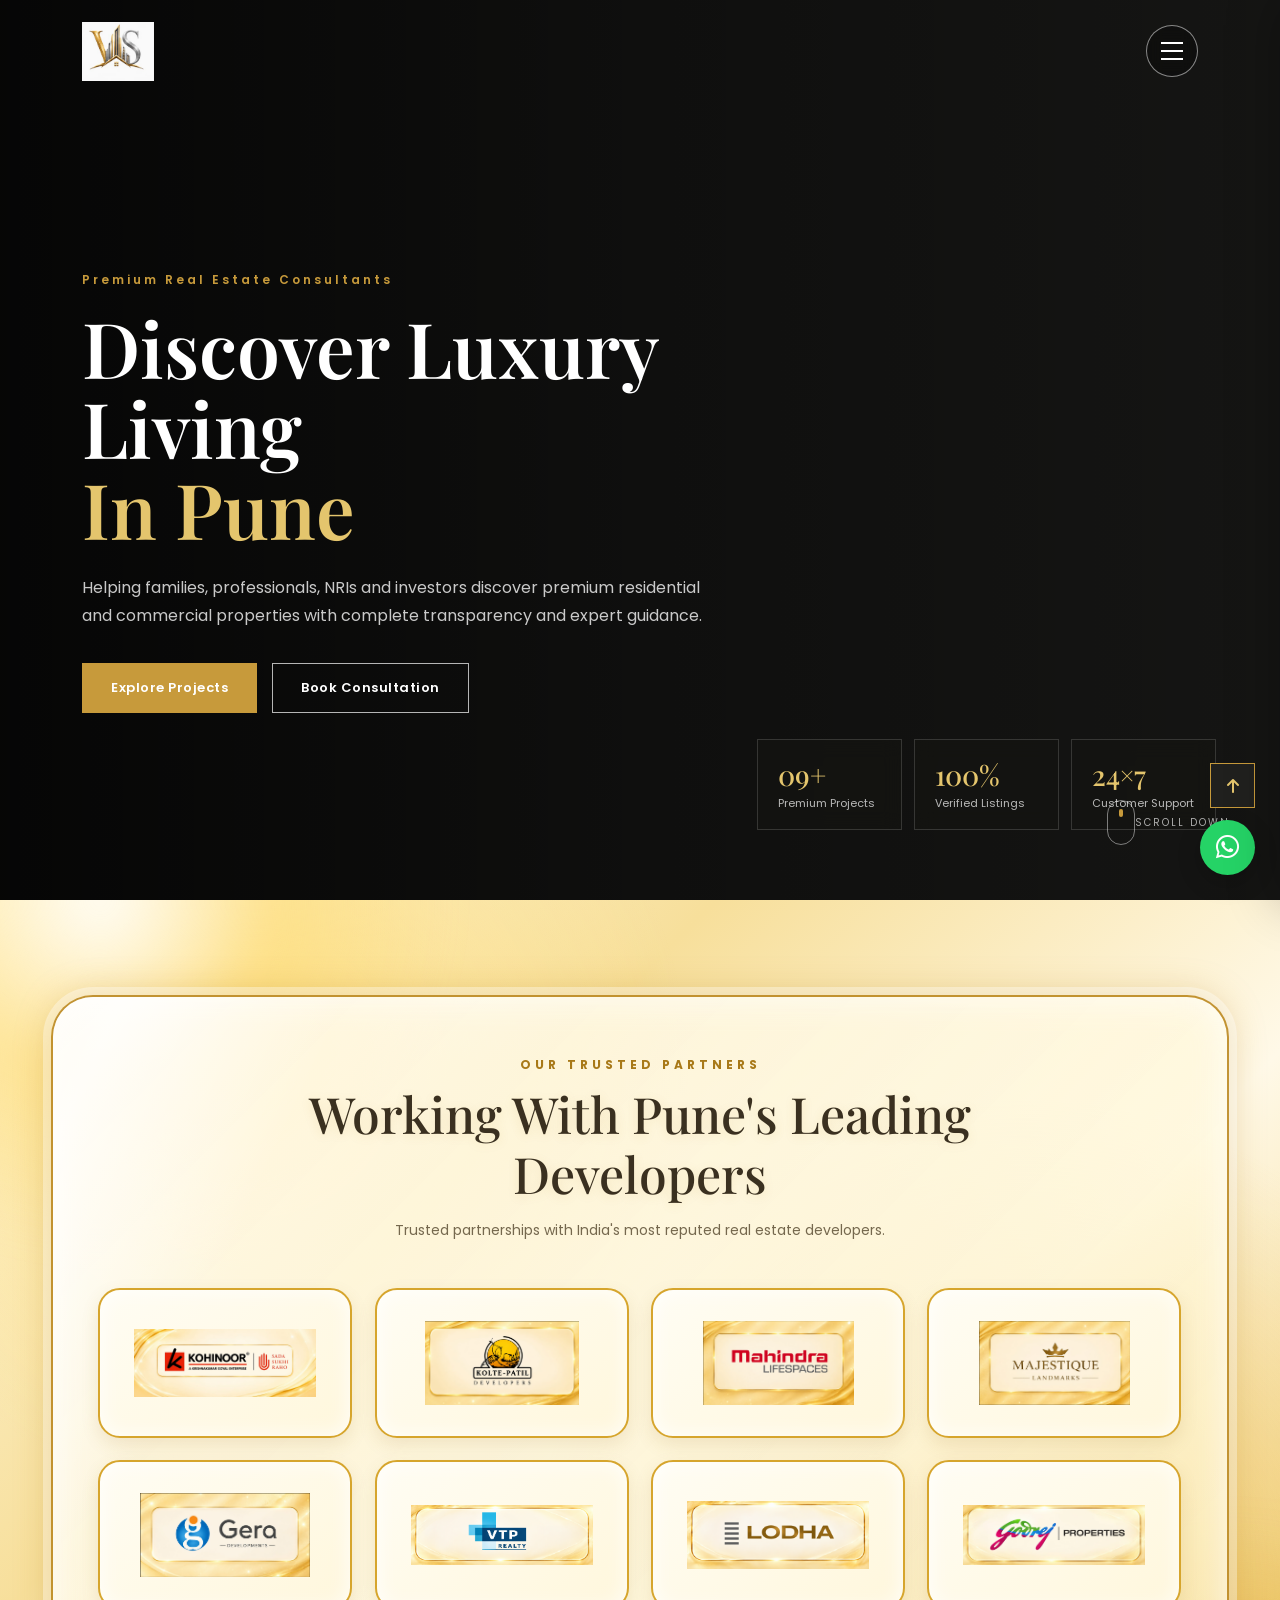
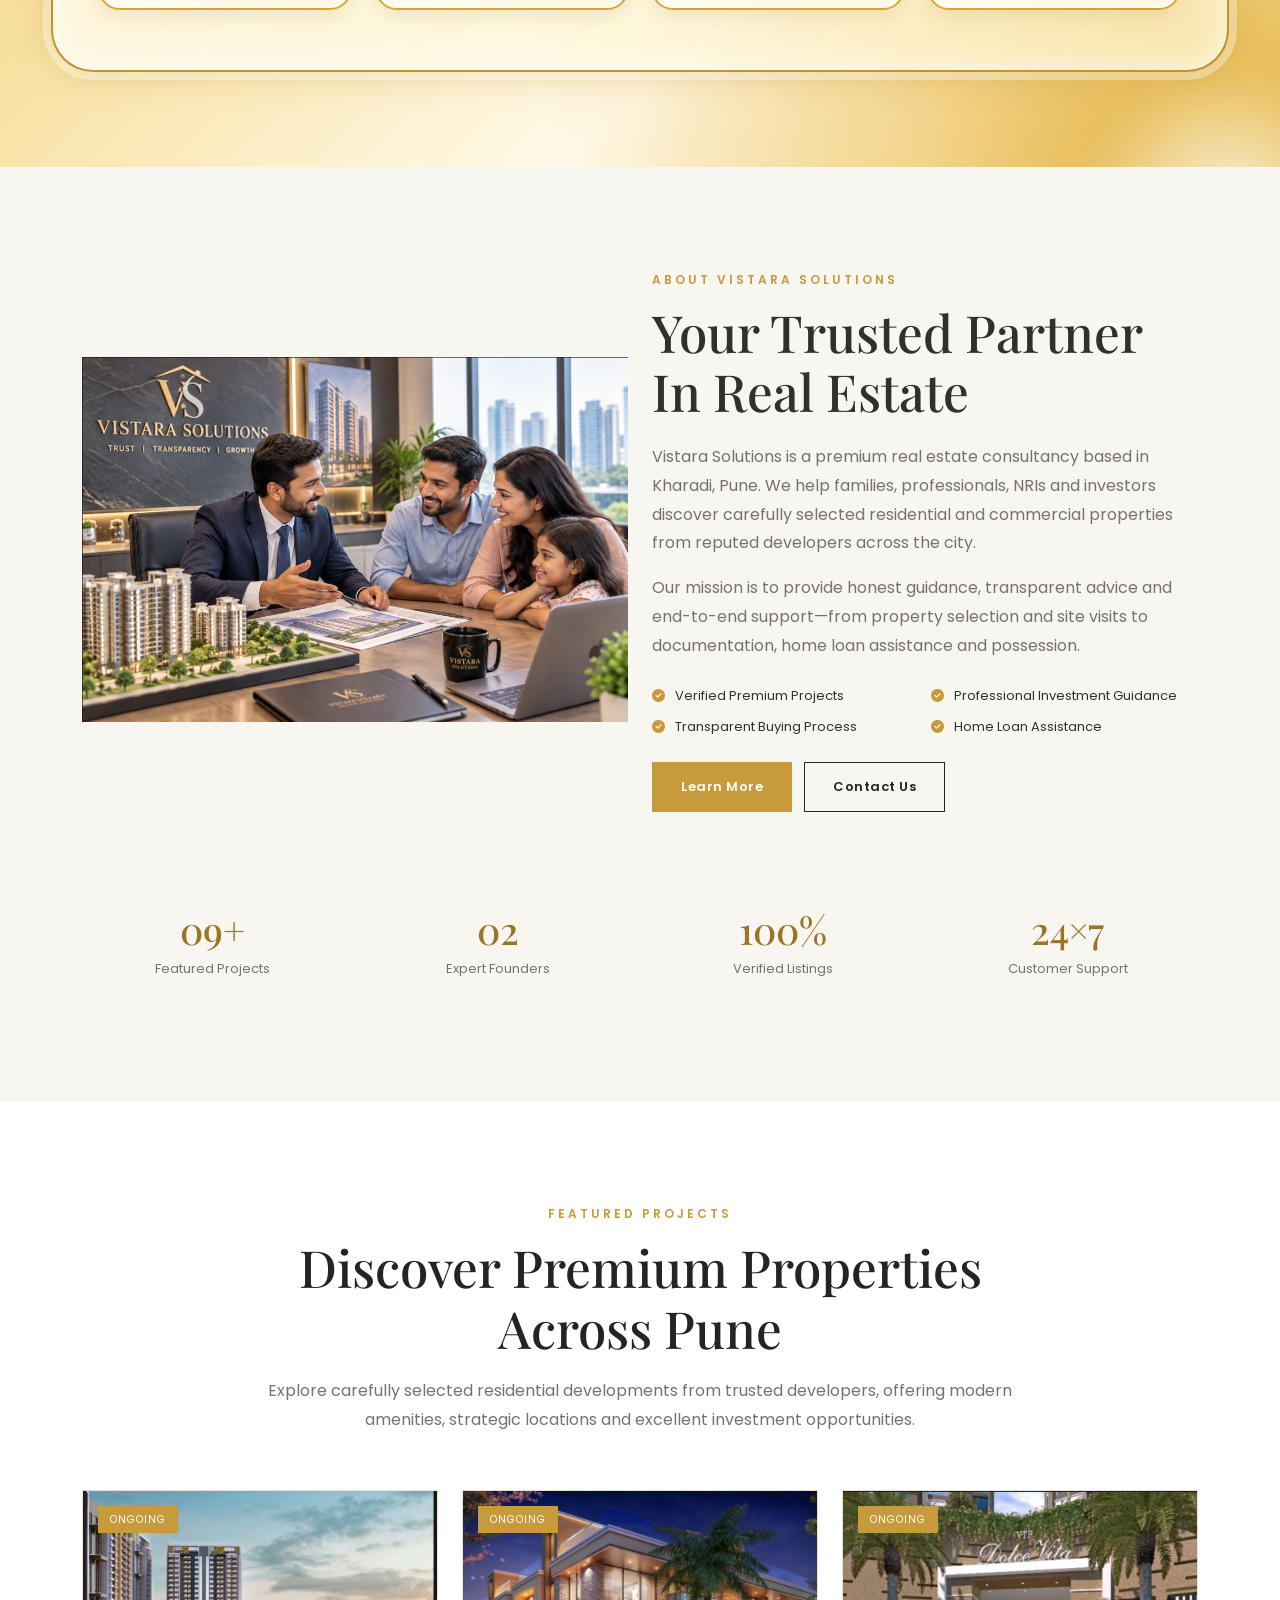
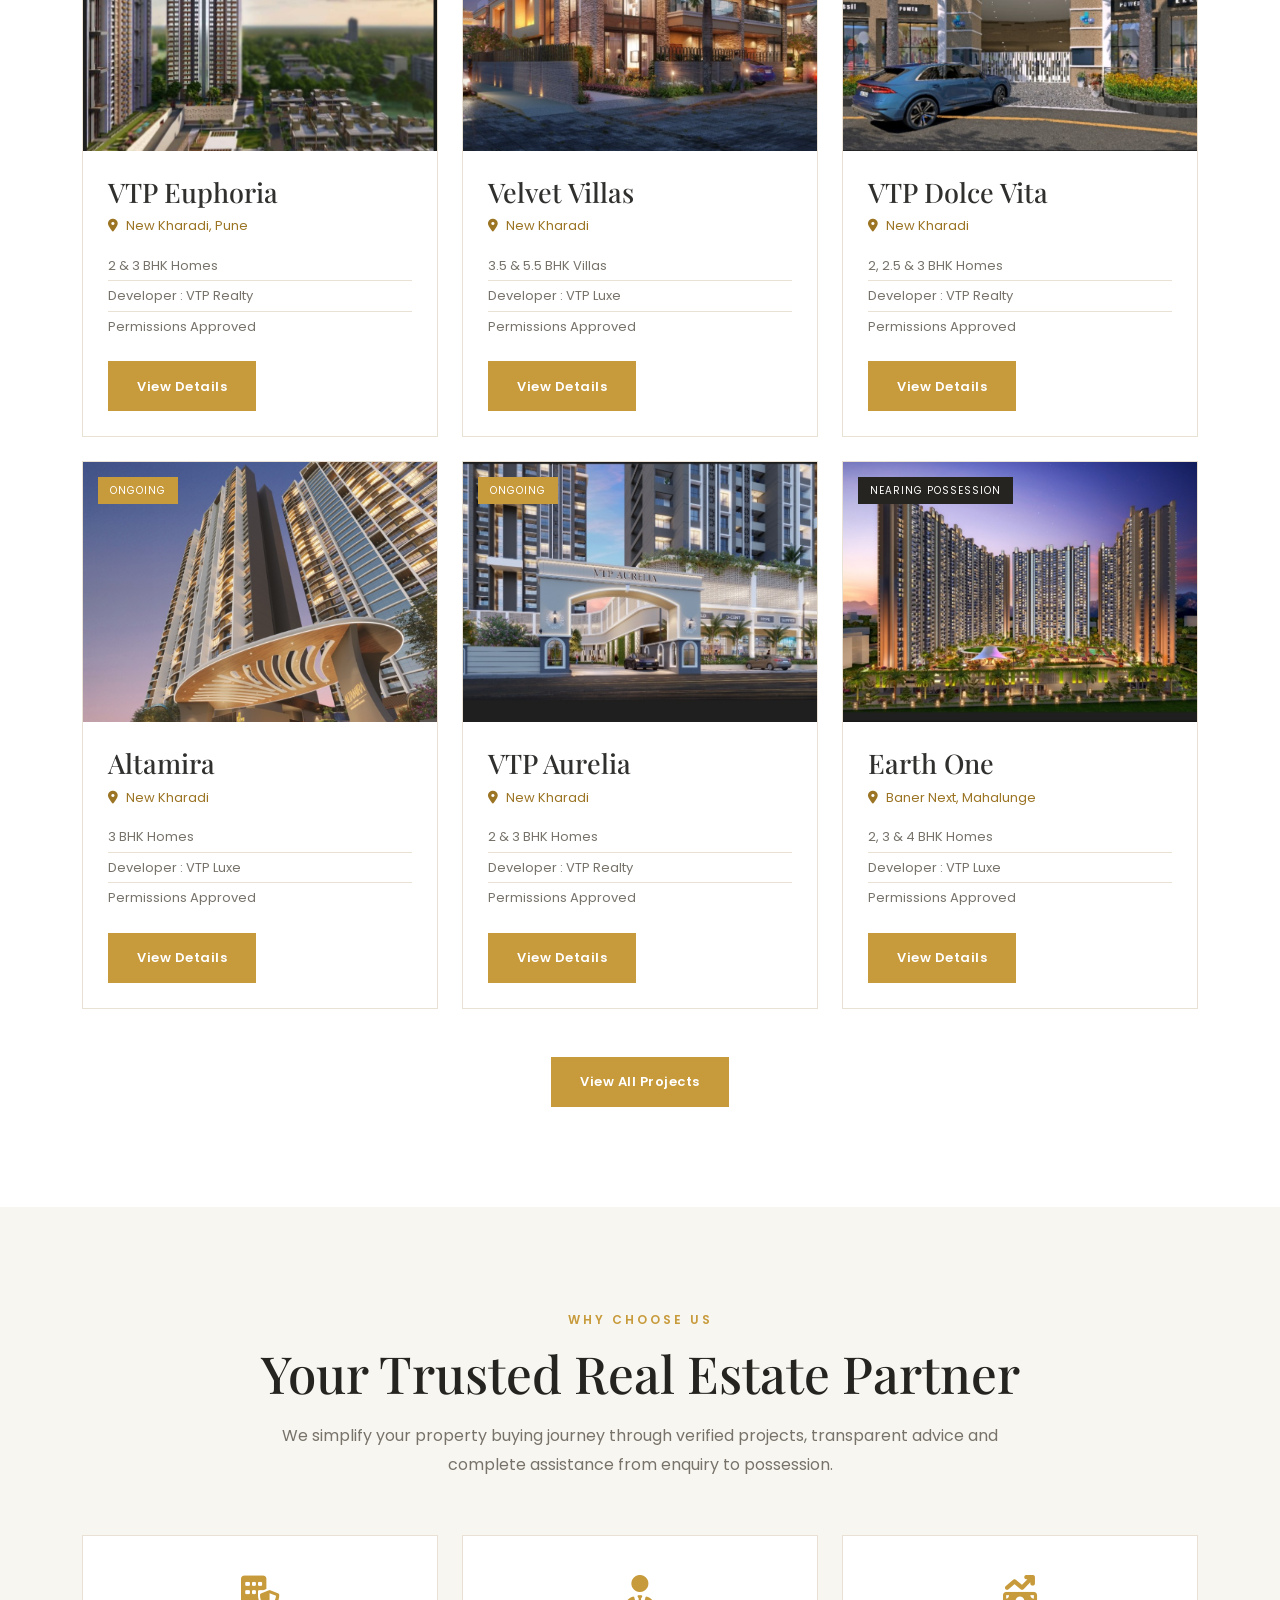
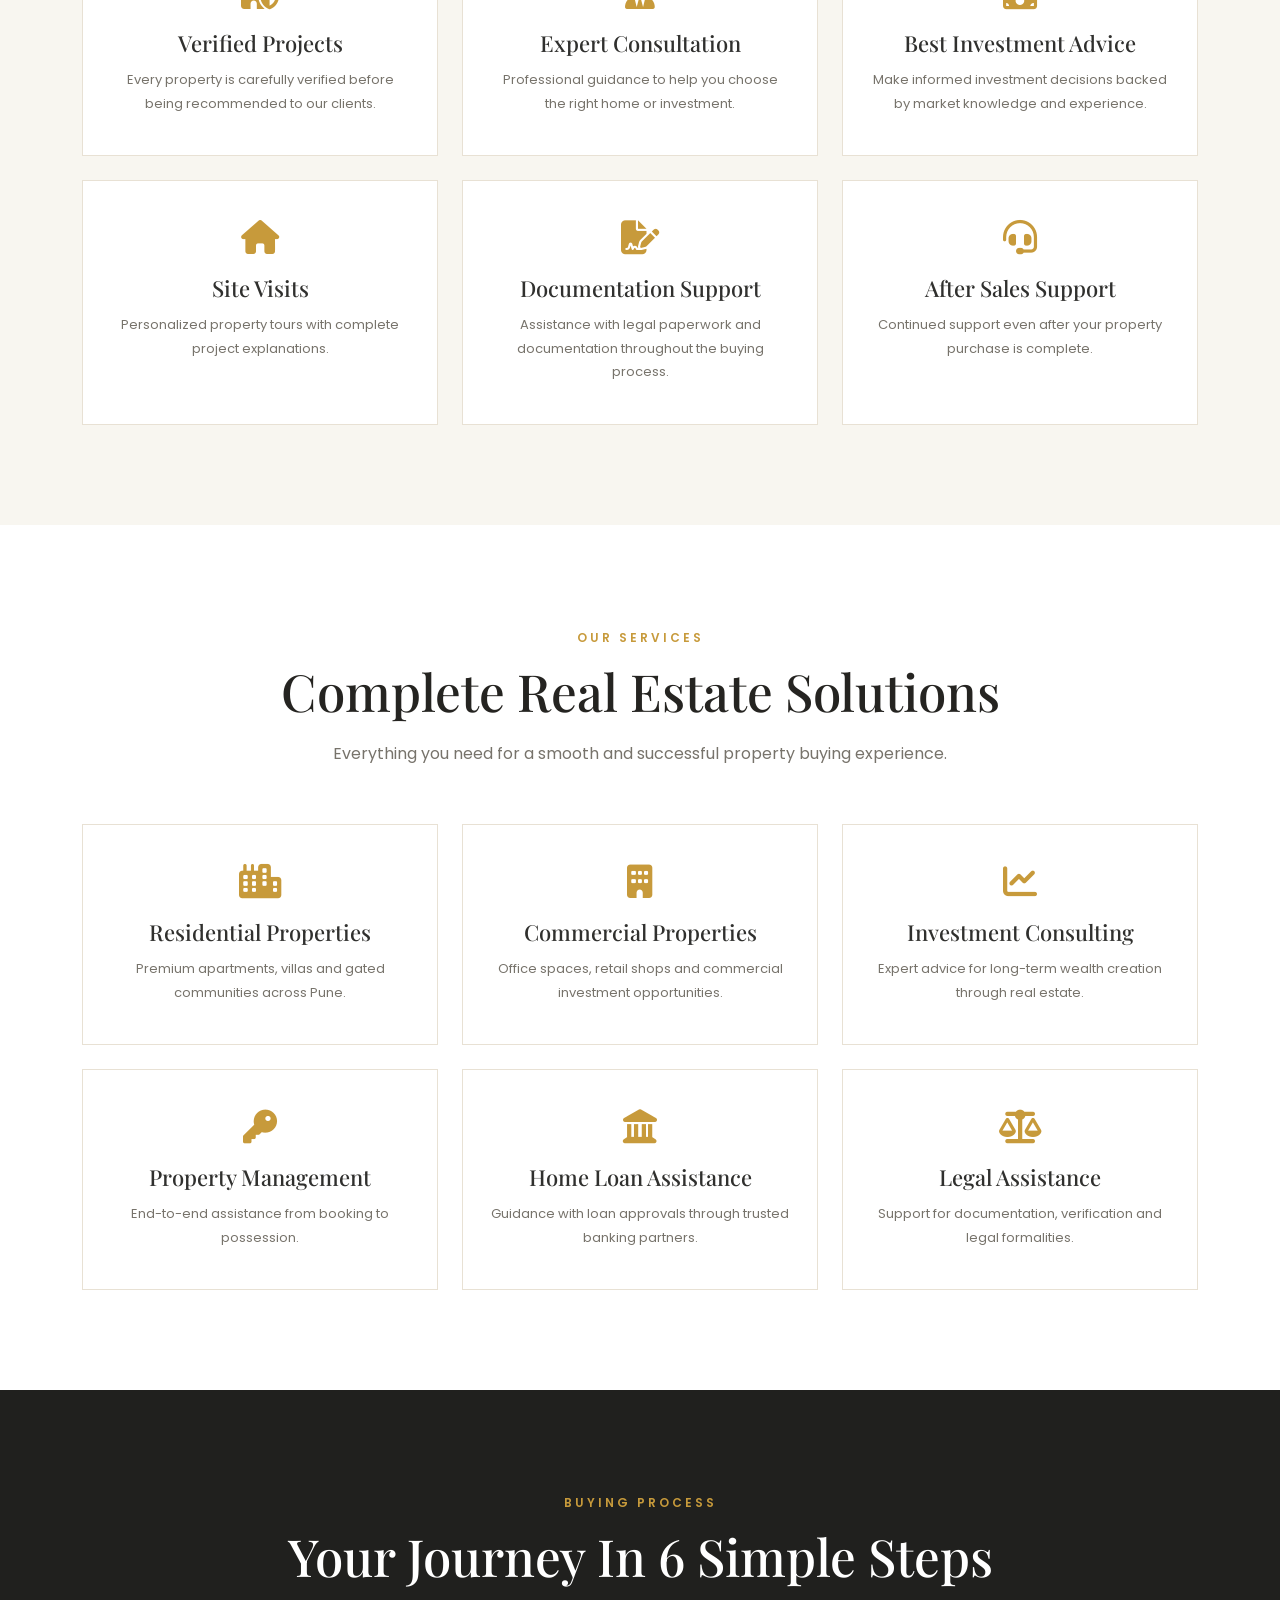
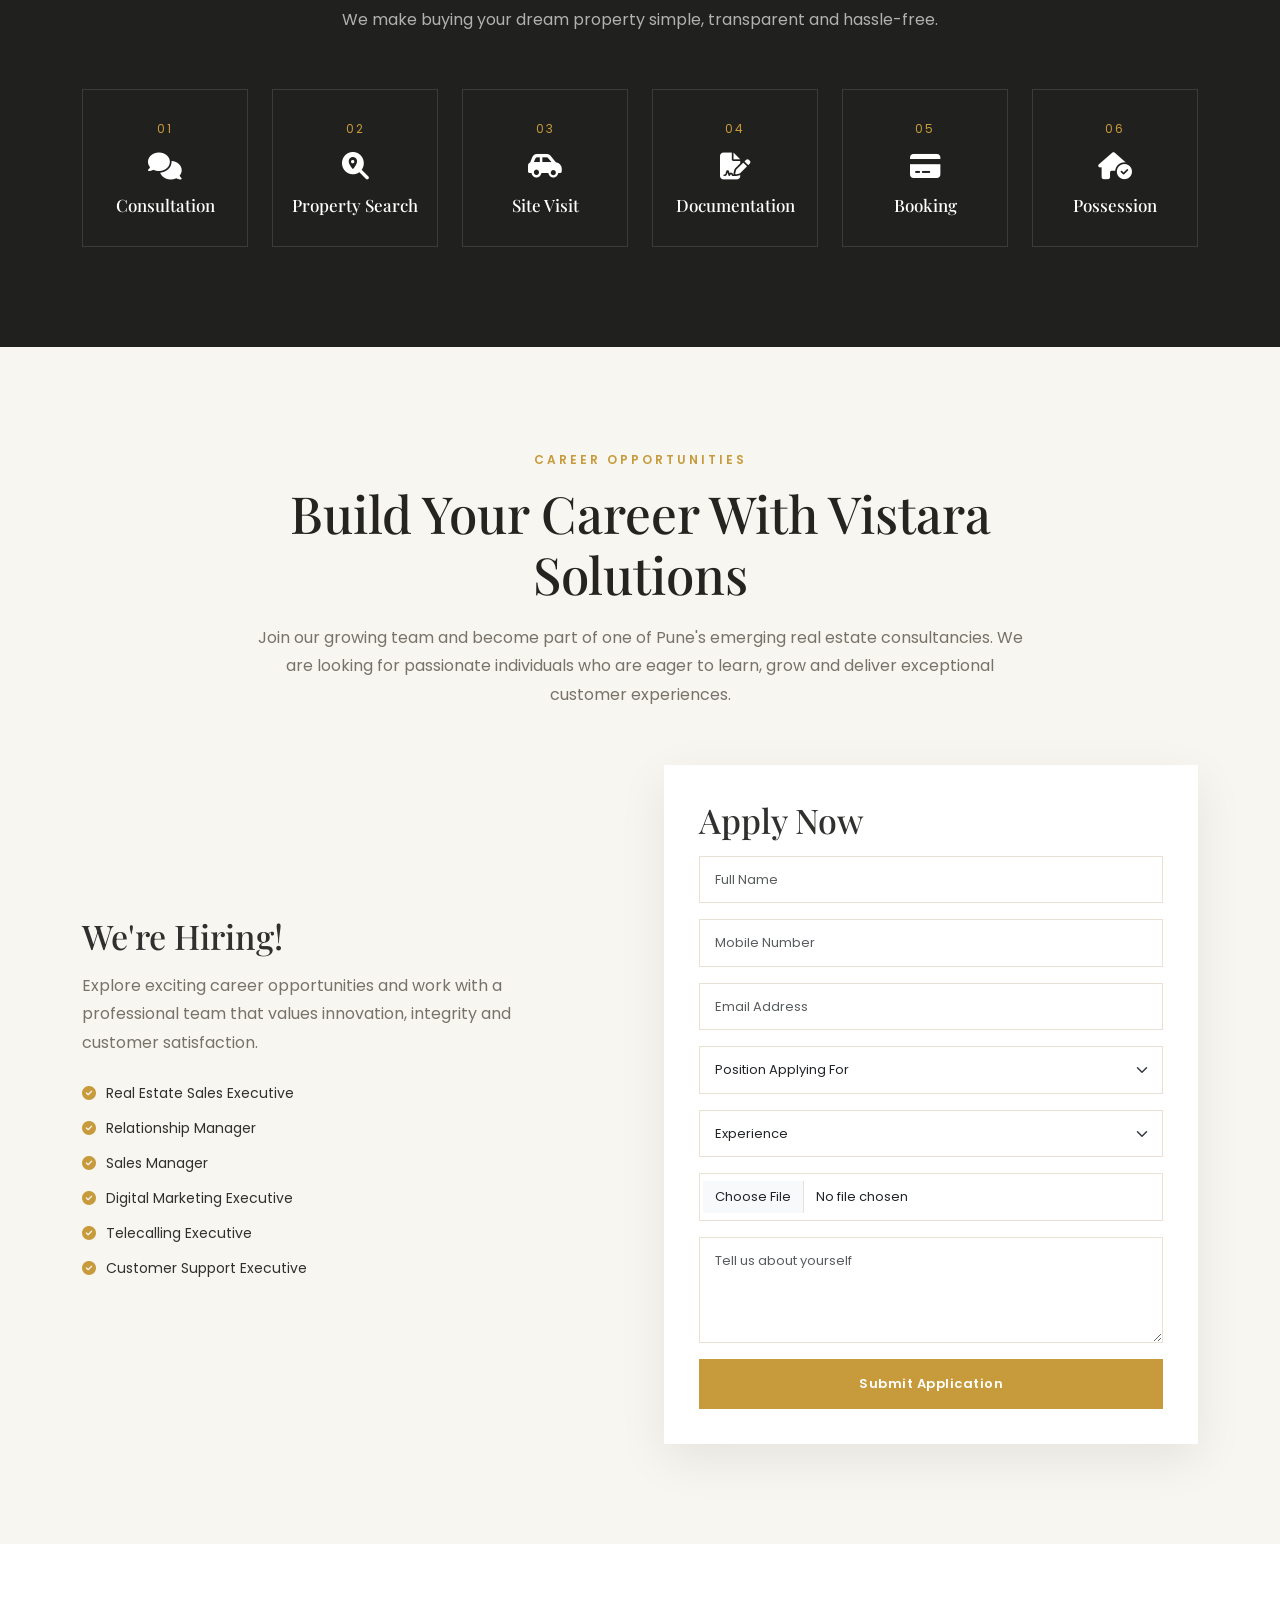
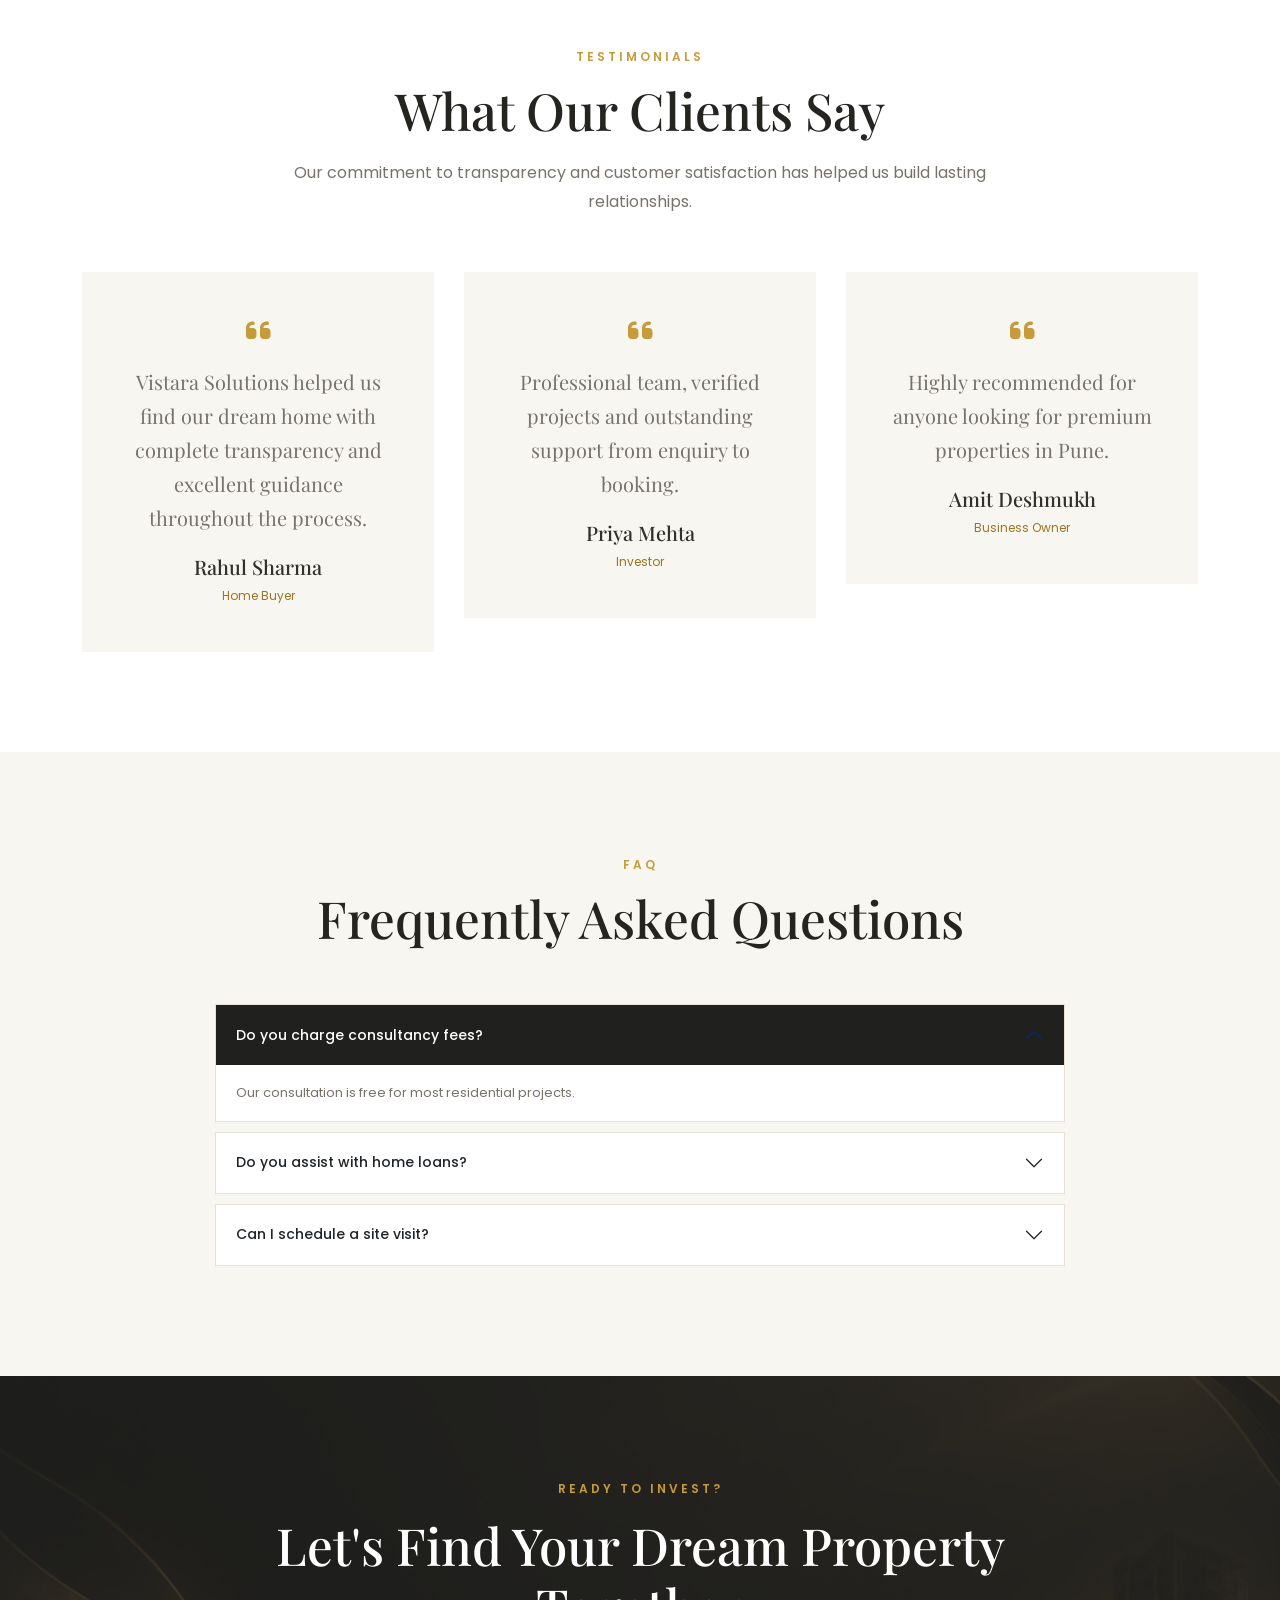
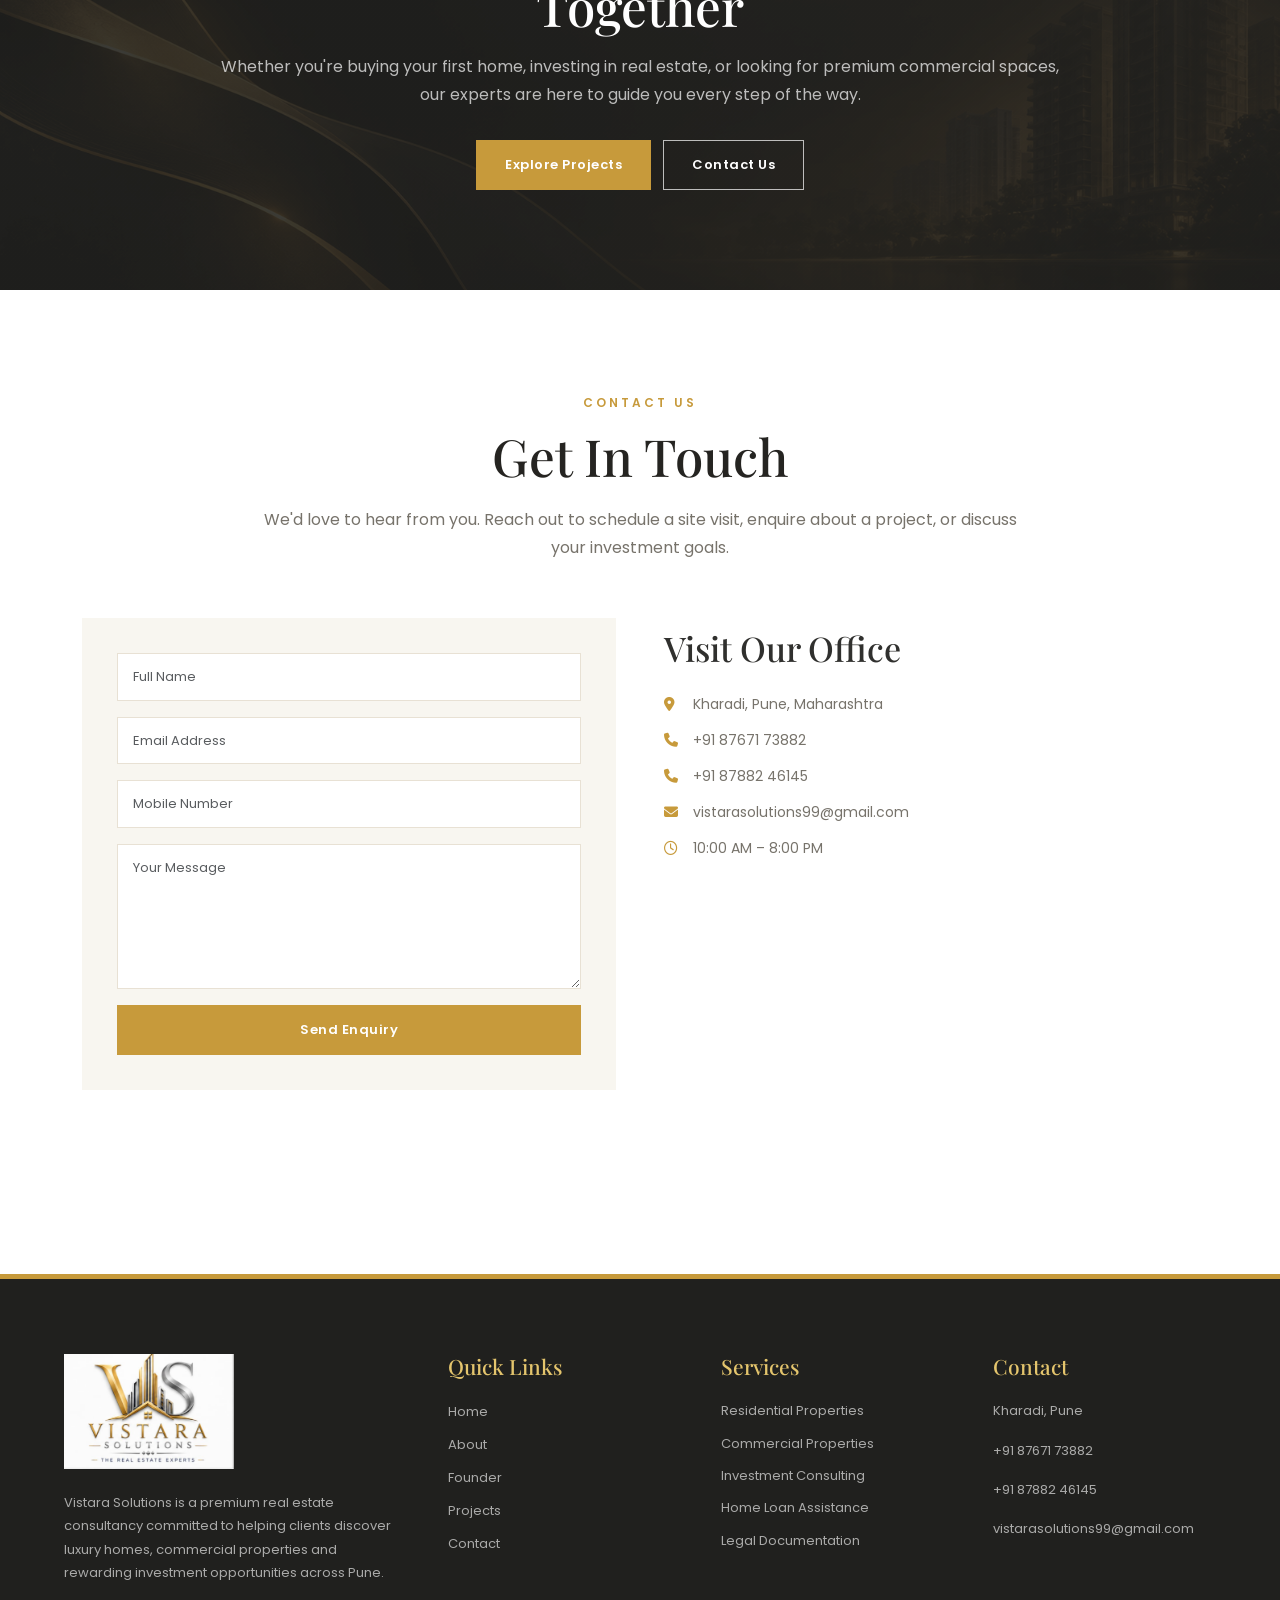
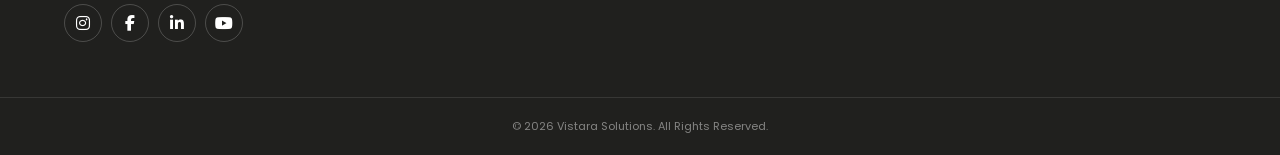
<file: index.html>
<!DOCTYPE html>
<html lang="en">

<head>

    <!-- ================= META ================= -->

    <meta charset="UTF-8">
    <meta name="viewport" content="width=device-width, initial-scale=1.0">

    <title>Vistara Solutions | Premium Real Estate Consultants in Pune</title>

    <meta name="description"
        content="Vistara Solutions is a premium real estate consultancy helping families, professionals, investors and NRIs discover luxury residential and commercial properties across Pune.">

    <meta name="keywords"
        content="Real Estate Pune, Luxury Homes, VTP Realty, Kharadi, Property Consultant, Vistara Solutions">

    <meta name="author" content="Vistara Solutions">

    <!-- Favicon -->

    <link rel="icon" href="favicon.png">

    <!-- Google Fonts -->

    <link rel="preconnect" href="https://fonts.googleapis.com">

    <link rel="preconnect" href="https://fonts.gstatic.com" crossorigin>

    <link href="https://fonts.googleapis.com/css2?family=Playfair+Display:wght@600;700&family=Poppins:wght@300;400;500;600;700&display=swap" rel="stylesheet">

    <!-- Bootstrap -->

    <link href="https://cdn.jsdelivr.net/npm/bootstrap@5.3.3/dist/css/bootstrap.min.css" rel="stylesheet">

    <!-- Font Awesome -->

    <link rel="stylesheet" href="https://cdnjs.cloudflare.com/ajax/libs/font-awesome/6.5.2/css/all.min.css">
    <!-- AOS -->

    <link rel="stylesheet"
        href="https://unpkg.com/aos@2.3.4/dist/aos.css">

    <!-- Swiper -->

    <link rel="stylesheet" href="https://cdn.jsdelivr.net/npm/swiper@11/swiper-bundle.min.css">

    <!-- Custom CSS -->
<link rel="stylesheet" href="https://cdn.jsdelivr.net/npm/swiper@11/swiper-bundle.min.css">

<style>
   
   

/* =========================================================
   VISTARA SOLUTIONS — HOME PAGE CSS
   ========================================================= */

:root {
    --gold: #c79a3b;
    --gold-light: #e4c56d;
    --gold-dark: #9b7424;
    --ivory: #f8f6f0;
    --white: #ffffff;
    --charcoal: #252421;
    --dark: #20201e;
    --text: #30302e;
    --muted: #77736b;
    --border: #e8e1d4;
}

* {
    margin: 0;
    padding: 0;
    box-sizing: border-box;
}

html {
    scroll-behavior: smooth;
}

body {
    font-family: 'Poppins', sans-serif;
    color: var(--text);
    background: var(--white);
    overflow-x: hidden;
}

body.menu-open {
    overflow: hidden;
}

h1,
h2,
h3,
h4,
h5,
h6 {
    font-family: 'Playfair Display', serif;
}

a {
    text-decoration: none;
}

img {
    max-width: 100%;
    display: block;
}

button,
input,
textarea,
select {
    font-family: 'Poppins', sans-serif;
}


/* =========================================================
   PRELOADER
   ========================================================= */

.preloader {
    position: fixed;
    inset: 0;
    background: var(--dark);
    display: flex;
    align-items: center;
    justify-content: center;
    z-index: 99999;
}

.loader {
    width: 45px;
    height: 45px;
    border: 3px solid rgba(255,255,255,.2);
    border-top-color: var(--gold);
    border-radius: 50%;
    animation: spin 1s linear infinite;
}

@keyframes spin {
    to {
        transform: rotate(360deg);
    }
}


/* =========================================================
   HEADER
   ========================================================= */

.floating-header {
    position: absolute;
    top: 0;
    left: 0;
    width: 100%;
    z-index: 1000;
    padding: 22px 0;
}

.header-wrapper {
    display: flex;
    align-items: center;
    justify-content: space-between;
}

.logo img {
    width: 72px;
    height: auto;
}

.menu-btn {
    width: 52px;
    height: 52px;
    border: 1px solid rgba(255,255,255,.5);
    background: rgba(0,0,0,.25);
    backdrop-filter: blur(8px);
    display: flex;
    flex-direction: column;
    align-items: center;
    justify-content: center;
    gap: 6px;
    cursor: pointer;
    border-radius: 50%;
}

.menu-btn span {
    width: 22px;
    height: 2px;
    background: var(--white);
    transition: .3s ease;
}






/* =========================================================
   SIDE MENU
   ========================================================= */

.side-menu {
    position: fixed;
    top: 0;
    right: -430px;
    width: 410px;
    max-width: 90%;
    height: 100vh;
    background: var(--dark);
    z-index: 10001;
    padding: 80px 45px 35px;
    overflow-y: auto;
    transition: right .5s cubic-bezier(.77,0,.18,1);
    box-shadow: -20px 0 50px rgba(0,0,0,.3);
}

.side-menu.active {
    right: 0;
}

.close-btn {
    position: absolute;
    top: 25px;
    right: 30px;
    width: 42px;
    height: 42px;
    border: 1px solid rgba(255,255,255,.25);
    background: transparent;
    color: var(--white);
    border-radius: 50%;
    font-size: 18px;
    cursor: pointer;
    transition: .3s ease;
}

.close-btn:hover {
    background: var(--gold);
    border-color: var(--gold);
}

.menu-label {
    color: var(--gold-light);
    font-size: 12px;
    letter-spacing: 3px;
    text-transform: uppercase;
    margin-bottom: 30px;
}

.side-menu ul {
    list-style: none;
    padding: 0;
    margin: 0;
}

.side-menu ul li {
    margin-bottom: 4px;
}

.side-menu ul li a {
    display: block;
    color: var(--white);
    font-family: 'Playfair Display', serif;
    font-size: 22px;
    padding: 9px 0;
    transition: .3s ease;
}

.side-menu ul li a:hover {
    color: var(--gold-light);
    padding-left: 8px;
}

/* GOLD VERTICAL LINE - SIDE MENU */
.side-menu ul {
    position: relative !important;
    margin: 0 !important;
    padding: 0 0 0 55px !important;
    list-style: none !important;
}

.side-menu ul::before {
    content: "" !important;
    position: absolute !important;
    left: 0 !important;
    top: 0 !important;
    width: 3px !important;
    height: 100% !important;
    background: var(--gold) !important;
    display: block !important;
}

.menu-divider {
    height: 1px;
    background: rgba(255,255,255,.12);
    margin: 18px 0 !important;
}

.menu-contact {
    border-top: 1px solid rgba(255,255,255,.12);
    margin-top: 25px;
    padding-top: 25px;
}

.menu-contact h4 {
    color: var(--gold-light);
    font-size: 20px;
    margin-bottom: 18px;
}

.menu-contact p {
    color: rgba(255,255,255,.75);
    font-size: 13px;
    margin-bottom: 12px;
}

.menu-contact p i {
    color: var(--gold);
    width: 22px;
}

.menu-social {
    display: flex;
    gap: 10px;
    margin-top: 20px;
}

.menu-social a {
    width: 38px;
    height: 38px;
    border: 1px solid rgba(255,255,255,.2);
    color: var(--white);
    display: flex;
    align-items: center;
    justify-content: center;
    border-radius: 50%;
    transition: .3s ease;
}

.menu-social a:hover {
    background: var(--gold);
    border-color: var(--gold);
}

.menu-overlay {
    position: fixed;
    inset: 0;
    background: rgba(0,0,0,.7);
    opacity: 0;
    visibility: hidden;
    z-index: 10000;
    transition: .4s ease;
}

.menu-overlay.active {
    opacity: 1;
    visibility: visible;
}

/* =========================================================
   BUTTONS
   ========================================================= */

.gold-btn,
.white-btn {
    display: inline-flex;
    align-items: center;
    justify-content: center;
    min-height: 50px;
    padding: 13px 28px;
    font-size: 13px;
    font-weight: 600;
    letter-spacing: .5px;
    transition: .35s ease;
}

.gold-btn {
    background: var(--gold);
    color: var(--white);
    border: 1px solid var(--gold);
}

.gold-btn:hover {
    background: var(--gold-dark);
    border-color: var(--gold-dark);
    color: var(--white);
    transform: translateY(-2px);
}

.white-btn {
    background: transparent;
    color: var(--white);
    border: 1px solid rgba(255,255,255,.7);
}

.white-btn:hover {
    background: var(--white);
    color: var(--dark);
    transform: translateY(-2px);
}


/* =========================================================
   HERO
   ========================================================= */

.hero {
    min-height: 100vh;
    position: relative;
    display: flex;
    align-items: center;
    overflow: hidden;
    background: var(--dark);
}

.hero-video {
    position: absolute;
    inset: 0;
    width: 100%;
    height: 100%;
    object-fit: cover;
}

.hero-overlay {
    position: absolute;
    inset: 0;
    background:
        linear-gradient(
            90deg,
            rgba(0,0,0,.82) 0%,
            rgba(0,0,0,.55) 48%,
            rgba(0,0,0,.35) 100%
        );
}

.hero .container {
    position: relative;
    z-index: 2;
}

.hero-content {
    max-width: 760px;
    padding-top: 80px;
}

.hero-tag,
.section-tag {
    display: inline-block;
    color: var(--gold);
    font-size: 12px;
    font-weight: 600;
    letter-spacing: 3px;
}

.hero-tag {
    margin-bottom: 18px;
}

.hero h1 {
    color: var(--white);
    font-size: clamp(48px, 6vw, 82px);
    line-height: 1.05;
    font-weight: 600;
    margin-bottom: 25px;
}

.hero h1 span {
    display: block;
    color: var(--gold-light);
}

.hero-content > p {
    max-width: 650px;
    color: rgba(255,255,255,.78);
    font-size: 16px;
    line-height: 1.8;
    margin-bottom: 32px;
}

.hero-buttons {
    display: flex;
    gap: 15px;
    flex-wrap: wrap;
}

.hero-stats {
    position: absolute;
    right: 5%;
    bottom: 70px;
    z-index: 3;
    display: flex;
    gap: 12px;
}

.stat-card {
    min-width: 145px;
    padding: 18px 20px;
    background: rgba(20,20,18,.7);
    border: 1px solid rgba(255,255,255,.15);
    backdrop-filter: blur(10px);
}

.stat-card h2 {
    color: var(--gold-light);
    font-size: 28px;
    margin-bottom: 3px;
}

.stat-card p {
    color: rgba(255,255,255,.7);
    font-size: 11px;
    margin: 0;
}

.scroll-indicator {
    position: absolute;
    right: 50px;
    bottom: 55px;
    z-index: 10;
    text-align: center;
    color: rgba(255,255,255,.65);
    display: flex;
    align-items: center;
    gap: -10px;
}

.scroll-indicator span {
    width: 28px;
    height: 45px;
    border: 1px solid rgba(255,255,255,.45);
    border-radius: 20px;
    position: relative;
}

.scroll-indicator span::after {
    content: "";
    position: absolute;
    width: 4px;
    height: 8px;
    background: var(--gold);
    border-radius: 5px;
    top: 8px;
    left: 50%;
    transform: translateX(-50%);
    animation: scrollDot 1.5s infinite;
}

@keyframes scrollDot {
    0% { top: 7px; opacity: 1; }
    100% { top: 27px; opacity: 0; }
}

.scroll-indicator p {
    font-size: 10px;
    letter-spacing: 2px;
    text-transform: uppercase;
    margin: 0;
}


/* =========================================================
   GENERAL SECTIONS
   ========================================================= */

.about-preview,
.featured-projects,
.why-us,
.services,
.buying-process,
.careers,
.testimonials,
.faq-section,
.contact-section {
    padding: 100px 0;
}

.section-heading {
    max-width: 780px;
    margin: 0 auto 55px;
}

.section-heading h2 {
    color: var(--charcoal);
    font-size: clamp(34px, 4vw, 52px);
    line-height: 1.2;
    margin: 12px 0 18px;
}

.section-heading p {
    color: var(--muted);
    line-height: 1.8;
    margin-bottom: 0;
}


/* =========================================================
   PARTNERS
   ========================================================= */
/* =========================================================
   TRUSTED DEVELOPERS — LUXURY GOLD DISPLAY
   ========================================================= */

.partners-section {
    position: relative;
    padding: 95px 0;
    overflow: hidden;

    background:
        radial-gradient(
            circle at 20% 20%,
            rgba(255, 224, 130, .75),
            transparent 35%
        ),
        radial-gradient(
            circle at 80% 80%,
            rgba(230, 174, 55, .45),
            transparent 40%
        ),
        linear-gradient(
            135deg,
            #fff8df,
            #f7df9b,
            #fff9e8,
            #f0cd6e
        );
}


/* =========================================================
   GOLD DECORATIVE GLOW
   ========================================================= */

.partners-section::before {
    content: "";
    position: absolute;
    width: 700px;
    height: 700px;
    left: -250px;
    top: -350px;

    background: radial-gradient(
        circle,
        rgba(255,255,255,.9),
        rgba(255,214,93,.35),
        transparent 70%
    );

    border-radius: 50%;
    filter: blur(20px);
    animation: partnerGlow 7s ease-in-out infinite alternate;
}

.partners-section::after {
    content: "";
    position: absolute;
    width: 600px;
    height: 600px;
    right: -250px;
    bottom: -350px;

    background: radial-gradient(
        circle,
        rgba(255,255,255,.85),
        rgba(218,165,45,.35),
        transparent 70%
    );

    border-radius: 50%;
    filter: blur(20px);
    animation: partnerGlow 8s ease-in-out infinite alternate-reverse;
}

@keyframes partnerGlow {

    0% {
        transform: scale(1);
        opacity: .55;
    }

    100% {
        transform: scale(1.25);
        opacity: .9;
    }

}


/* =========================================================
   MAIN CONTENT FRAME
   ========================================================= */

.partners-overlay {
    position: relative;
    z-index: 2;

    width: min(1180px, 92%);
    margin: auto;

    padding: 55px 45px 60px;

    border: 2px solid rgba(184, 130, 20, .85);

    border-radius: 42px;

    background:
        linear-gradient(
            135deg,
            rgba(255,255,255,.78),
            rgba(255,244,202,.72)
        );

    box-shadow:
        0 0 0 8px rgba(255,255,255,.35),
        0 0 35px rgba(185,133,22,.35),
        inset 0 0 35px rgba(255,255,255,.75);

    overflow: hidden;
}


/* =========================================================
   MOVING GOLD SHINE
   ========================================================= */

.partners-overlay::before {
    content: "";

    position: absolute;
    top: -50%;
    left: -25%;

    width: 35%;
    height: 200%;

    background: linear-gradient(
        90deg,
        transparent,
        rgba(255,255,255,.75),
        transparent
    );

    transform: rotate(25deg);

    animation: goldShine 6s ease-in-out infinite;

    pointer-events: none;
}

@keyframes goldShine {

    0% {
        left: -40%;
    }

    45% {
        left: 120%;
    }

    100% {
        left: 120%;
    }

}


/* =========================================================
   HEADING
   ========================================================= */

.partners-heading {
    position: relative;
    z-index: 3;

    max-width: 800px;
    margin: 0 auto 45px;

    text-align: center;
}

.partners-heading span {
    display: inline-block;

    color: #a87918;

    font-size: 12px;
    font-weight: 700;

    letter-spacing: 4px;

    margin-bottom: 10px;
}

.partners-heading h2 {
    color: #3a3020;

    font-size: clamp(32px, 4vw, 50px);

    line-height: 1.2;

    margin: 0 0 14px;

    text-shadow:
        0 2px 12px rgba(170,120,20,.12);
}

.partners-heading p {
    color: #75684e;

    font-size: 14px;

    line-height: 1.8;

    margin: 0;
}


/* =========================================================
   LOGO GRID
   ========================================================= */

.partners-grid {
    position: relative;
    z-index: 3;

    display: grid;

    grid-template-columns: repeat(4, 1fr);

    gap: 22px;

    width: 100%;
}


/* =========================================================
   LOGO CARD
   ========================================================= */

.partner-card {
    position: relative;

    height: 150px;

    display: flex;
    align-items: center;
    justify-content: center;

    padding: 22px;

    background:
        linear-gradient(
            145deg,
            #fffdf4,
            #fff7dc
        );

    border: 2px solid #d6a52d;

    border-radius: 22px;

    box-shadow:
        0 7px 18px rgba(141,101,17,.12),
        inset 0 0 20px rgba(255,255,255,.9);

    overflow: hidden;

    transition:
        transform .45s ease,
        box-shadow .45s ease,
        border-color .45s ease;

    opacity: 0;

    animation:
        partnerReveal .8s ease forwards;
}


/* =========================================================
   STAGGERED ANIMATION
   ========================================================= */

.partner-card:nth-child(1) {
    animation-delay: .15s;
}

.partner-card:nth-child(2) {
    animation-delay: .30s;
}

.partner-card:nth-child(3) {
    animation-delay: .45s;
}

.partner-card:nth-child(4) {
    animation-delay: .60s;
}

.partner-card:nth-child(5) {
    animation-delay: .75s;
}

.partner-card:nth-child(6) {
    animation-delay: .90s;
}

.partner-card:nth-child(7) {
    animation-delay: 1.05s;
}

.partner-card:nth-child(8) {
    animation-delay: 1.20s;
}


@keyframes partnerReveal {

    0% {
        opacity: 0;
        transform:
            translateY(35px)
            scale(.92);
    }

    100% {
        opacity: 1;
        transform:
            translateY(0)
            scale(1);
    }

}


/* =========================================================
   CARD LIGHT SWEEP
   ========================================================= */

.partner-card::before {
    content: "";

    position: absolute;

    top: 0;
    left: -120%;

    width: 80%;
    height: 100%;

    background: linear-gradient(
        90deg,
        transparent,
        rgba(255,255,255,.75),
        transparent
    );

    transform: skewX(-20deg);

    transition: left .8s ease;
}

.partner-card:hover::before {
    left: 140%;
}


/* =========================================================
   CARD HOVER
   ========================================================= */

.partner-card:hover {

    transform:
        translateY(-10px)
        scale(1.025);

    border-color: #b27c0d;

    box-shadow:
        0 15px 35px rgba(145,102,14,.22),
        0 0 25px rgba(220,172,55,.3),
        inset 0 0 25px rgba(255,255,255,.9);
}


/* =========================================================
   LOGOS
   ========================================================= */

.partner-card img {

    position: relative;
    z-index: 2;

    max-width: 88%;
    max-height: 85px;

    width: auto;
    height: auto;

    object-fit: contain;

    transition:
        transform .45s ease,
        filter .45s ease;
}

.partner-card:hover img {

    transform: scale(1.08);

    filter:
        drop-shadow(
            0 5px 8px
            rgba(120,85,10,.18)
        );
}


/* =========================================================
   GOLD BORDER PULSE
   ========================================================= */

@keyframes borderPulse {

    0%,
    100% {
        box-shadow:
            0 7px 18px rgba(141,101,17,.12);
    }

    50% {
        box-shadow:
            0 7px 25px rgba(214,165,45,.25);
    }

}


/* =========================================================
   TABLET
   ========================================================= */

@media (max-width: 991px) {

    .partners-overlay {
        padding: 50px 30px;
        border-radius: 32px;
    }

    .partners-grid {
        grid-template-columns: repeat(2, 1fr);
    }

    .partner-card {
        height: 135px;
    }

}


/* =========================================================
   MOBILE
   ========================================================= */

@media (max-width: 575px) {

    .partners-section {
        padding: 65px 0;
    }

    .partners-overlay {

        width: 92%;

        padding: 40px 15px 45px;

        border-radius: 25px;

        border-width: 1.5px;
    }

    .partners-heading {
        margin-bottom: 30px;
    }

    .partners-heading span {
        font-size: 9px;
        letter-spacing: 2.5px;
    }

    .partners-heading h2 {
        font-size: 29px;
    }

    .partners-heading p {
        font-size: 12px;
    }

    .partners-grid {

        grid-template-columns: repeat(2, 1fr);

        gap: 12px;
    }

    .partner-card {

        height: 105px;

        padding: 12px;

        border-radius: 15px;

        border-width: 1.5px;
    }

    .partner-card img {

        max-width: 90%;

        max-height: 65px;
    }

}


/* =========================================================
   VERY SMALL MOBILE
   ========================================================= */

@media (max-width: 380px) {

    .partners-grid {
        gap: 9px;
    }

    .partner-card {
        height: 90px;
        padding: 8px;
        border-radius: 12px;
    }

    .partner-card img {
        max-height: 55px;
    }

}

/* =========================================================
   ABOUT
   ========================================================= */

.about-preview {
    background: var(--ivory);
}

.about-image {
    position: relative;
    overflow: hidden;
}

.about-image img {
    width: 100%;
    height: 100%;
    object-fit: cover;
}

.about-preview .section-heading {
    margin-bottom: 25px;
}

.about-preview h2 {
    font-size: clamp(36px, 4vw, 52px);
    line-height: 1.15;
    margin: 12px 0 22px;
}

.about-preview p {
    color: var(--muted);
    line-height: 1.8;
}

.about-highlights {
    display: grid;
    grid-template-columns: repeat(2, 1fr);
    gap: 12px;
    margin: 25px 0;
}

.highlight-item {
    display: flex;
    align-items: center;
    gap: 10px;
    font-size: 13px;
    color: var(--text);
}

.highlight-item i {
    color: var(--gold);
}

.about-buttons {
    display: flex;
    gap: 12px;
    flex-wrap: wrap;
}

.about-buttons .white-btn {
    color: var(--charcoal);
    border-color: var(--charcoal);
}

.about-buttons .white-btn:hover {
    background: var(--charcoal);
    color: var(--white);
}

.stats-wrapper {
    margin-top: 75px;
}

.counter-card {
    text-align: center;
    padding: 20px;
    border-right: 1px solid var(--border);
}

.counter-card:last-child {
    border-right: 0;
}

.counter-card h3 {
    color: var(--gold-dark);
    font-size: 38px;
    margin-bottom: 5px;
}

.counter-card p {
    color: var(--muted);
    font-size: 13px;
    margin: 0;
}


/* =========================================================
   PROJECTS
   ========================================================= */

.featured-projects {
    background: var(--white);
}

.project-card {
    height: 100%;
    background: var(--white);
    border: 1px solid var(--border);
    overflow: hidden;
    transition: .4s ease;
}

.project-card:hover {
    transform: translateY(-8px);
    box-shadow: 0 20px 50px rgba(0,0,0,.1);
}

.project-image {
    height: 260px;
    position: relative;
    overflow: hidden;
}

.project-image img {
    width: 100%;
    height: 100%;
    object-fit: cover;
    transition: .5s ease;
}

.project-card:hover .project-image img {
    transform: scale(1.05);
}

.status {
    position: absolute;
    top: 15px;
    left: 15px;
    padding: 6px 12px;
    color: var(--white);
    background: var(--gold);
    font-size: 10px;
    text-transform: uppercase;
    letter-spacing: 1px;
}

.status.possession {
    background: var(--charcoal);
}

.project-content {
    padding: 25px;
}

.project-content h3 {
    font-size: 27px;
    margin-bottom: 8px;
}

.location {
    color: var(--gold-dark);
    font-size: 13px;
    margin-bottom: 15px;
}

.location i {
    margin-right: 5px;
}

.project-content ul {
    list-style: none;
    padding: 0;
    margin: 0 0 20px;
}

.project-content ul li {
    color: var(--muted);
    font-size: 13px;
    padding: 5px 0;
    border-bottom: 1px solid var(--border);
}

.project-content ul li:last-child {
    border-bottom: 0;
}


/* =========================================================
   WHY US / SERVICES
   ========================================================= */

.why-us {
    background: var(--ivory);
}

.feature-card,
.service-card {
    height: 100%;
    text-align: center;
    padding: 40px 28px;
    background: var(--white);
    border: 1px solid var(--border);
    transition: .35s ease;
}

.feature-card:hover,
.service-card:hover {
    transform: translateY(-7px);
    border-color: var(--gold);
    box-shadow: 0 15px 40px rgba(0,0,0,.07);
}

.feature-card i,
.service-card i {
    color: var(--gold);
    font-size: 34px;
    margin-bottom: 20px;
}

.feature-card h4,
.service-card h4 {
    font-size: 22px;
    margin-bottom: 12px;
}

.feature-card p,
.service-card p {
    color: var(--muted);
    font-size: 13px;
    line-height: 1.8;
    margin: 0;
}

.services {
    background: var(--white);
}


/* =========================================================
   BUYING PROCESS
   ========================================================= */

.buying-process {
    background: var(--dark);
}

.buying-process .section-heading h2 {
    color: var(--white);
}

.buying-process .section-heading p {
    color: rgba(255,255,255,.65);
}

.step-card {
    height: 100%;
    text-align: center;
    padding: 30px 15px;
    border: 1px solid rgba(255,255,255,.12);
    position: relative;
    transition: .35s ease;
}

.step-card:hover {
    border-color: var(--gold);
    transform: translateY(-5px);
}

.step-card > span {
    display: block;
    color: var(--gold);
    font-size: 12px;
    letter-spacing: 2px;
    margin-bottom: 15px;
}

.step-card i {
    color: var(--white);
    font-size: 27px;
    margin-bottom: 15px;
}

.step-card h5 {
    color: var(--white);
    font-size: 17px;
    margin: 0;
}


/* =========================================================
   CAREERS
   ========================================================= */

.careers {
    background: var(--ivory);
}

.career-content {
    padding-right: 30px;
}

.career-content h3,
.career-form h3 {
    font-size: 34px;
    margin-bottom: 15px;
}

.career-content > p {
    color: var(--muted);
    line-height: 1.8;
}

.career-list {
    margin-top: 25px;
}

.career-item {
    display: flex;
    align-items: center;
    gap: 10px;
    margin-bottom: 14px;
    font-size: 14px;
}

.career-item i {
    color: var(--gold);
}

.career-form {
    background: var(--white);
    padding: 35px;
    box-shadow: 0 15px 45px rgba(0,0,0,.08);
}

.career-form .form-control,
.career-form .form-select,
.contact-form .form-control {
    border: 1px solid var(--border);
    border-radius: 0;
    padding: 13px 15px;
    font-size: 13px;
}

.career-form .form-control:focus,
.career-form .form-select:focus,
.contact-form .form-control:focus {
    border-color: var(--gold);
    box-shadow: 0 0 0 .15rem rgba(199,154,59,.12);
}


/* =========================================================
   TESTIMONIALS
   ========================================================= */

.testimonials {
    background: var(--white);
}

.testimonial-card {
    max-width: 750px;
    margin: auto;
    padding: 45px;
    background: var(--ivory);
    text-align: center;
}

.testimonial-card > i {
    color: var(--gold);
    font-size: 28px;
    margin-bottom: 20px;
}

.testimonial-card p {
    color: var(--muted);
    font-family: 'Playfair Display', serif;
    font-size: 20px;
    line-height: 1.7;
}

.testimonial-card h5 {
    margin: 20px 0 4px;
}

.testimonial-card span {
    color: var(--gold-dark);
    font-size: 12px;
}


/* =========================================================
   FAQ
   ========================================================= */

.faq-section {
    background: var(--ivory);
}

.faq-section .accordion {
    max-width: 850px;
    margin: auto;
}

.faq-section .accordion-item {
    border: 1px solid var(--border);
    border-radius: 0 !important;
    margin-bottom: 10px;
}

.faq-section .accordion-button {
    border-radius: 0 !important;
    box-shadow: none !important;
    font-family: 'Poppins', sans-serif;
    font-size: 14px;
    font-weight: 500;
    padding: 20px;
}

.faq-section .accordion-button:not(.collapsed) {
    background: var(--dark);
    color: var(--white);
}

.faq-section .accordion-body {
    color: var(--muted);
    font-size: 13px;
    line-height: 1.8;
}


/* =========================================================
   CONTACT CTA
   ========================================================= */

.contact-cta {
    padding: 100px 0;
    background:
        linear-gradient(rgba(32,32,30,.88), rgba(32,32,30,.88)),
        url("contact-bg.png") center/cover;
}

.cta-box {
    max-width: 850px;
    margin: auto;
}

.cta-box h2 {
    color: var(--white);
    font-size: clamp(35px, 4vw, 55px);
    margin: 15px 0;
}

.cta-box p {
    color: rgba(255,255,255,.7);
    line-height: 1.8;
    margin-bottom: 30px;
}

.cta-buttons {
    display: flex;
    justify-content: center;
    gap: 12px;
    flex-wrap: wrap;
}


/* =========================================================
   CONTACT
   ========================================================= */

.contact-section {
    background: var(--white);
}

.contact-form {
    background: var(--ivory);
    padding: 35px;
}

.contact-info {
    padding: 10px 0;
}

.contact-info h3 {
    font-size: 34px;
    margin-bottom: 25px;
}

.contact-info > p {
    color: var(--muted);
    font-size: 14px;
    margin-bottom: 15px;
}

.contact-info > p i {
    color: var(--gold);
    width: 25px;
}

.map {
    height: 280px;
    margin-top: 25px;
    overflow: hidden;
}

.map iframe {
    width: 100%;
    height: 100%;
    border: 0;
}


/* =========================================================
   HOME FOOTER
   ========================================================= */

.home-footer {
    background: var(--dark);
    color: var(--white);
     border-top: 5px solid
     var(--gold);
}


.home-footer-container {
    width: min(1200px, 90%);
    margin: auto;
    padding: 75px 0 55px;
    display: grid;
    grid-template-columns: 1.5fr 1fr 1fr 1fr;
    gap: 50px;
}

.home-footer-logo img {
    width: 170px;
    margin-bottom: 22px;
}

.home-footer-about p,
.home-footer-column p,
.home-footer-services li {
    color: rgba(255,255,255,.62);
    font-size: 13px;
    line-height: 1.8;
}

.home-footer-about p {
    max-width: 360px;
}

.home-footer-column h4 {
    color: var(--gold-light);
    font-family: 'Playfair Display', serif;
    font-size: 21px;
    margin-bottom: 20px;
}

.home-footer-column ul {
    list-style: none;
    padding: 0;
    margin: 0;
}

.home-footer-column li {
    margin-bottom: 9px;
}

.home-footer-column a {
    color: rgba(255,255,255,.62);
    font-size: 13px;
    transition: .3s ease;
}

.home-footer-column a:hover {
    color: var(--gold-light);
}

.home-footer-social {
    display: flex;
    gap: 9px;
    margin-top: 20px;
}

.home-footer-social a {
    width: 38px;
    height: 38px;
    display: flex;
    align-items: center;
    justify-content: center;
    border: 1px solid rgba(255,255,255,.2);
    border-radius: 50%;
    color: var(--white);
    transition: .3s ease;
}

.home-footer-social a:hover {
    background: var(--gold);
    border-color: var(--gold);
}

.home-footer-bottom {
    border-top: 1px solid rgba(255,255,255,.1);
    text-align: center;
    padding: 20px;
}

.home-footer-bottom p {
    color: rgba(255,255,255,.45);
    font-size: 11px;
    margin: 0;
}


/* =========================================================
   FLOATING BUTTONS
   ========================================================= */

.whatsapp-btn {
    position: fixed;
    right: 25px;
    bottom: 25px;
    width: 55px;
    height: 55px;
    background: #25d366;
    color: var(--white);
    display: flex;
    align-items: center;
    justify-content: center;
    border-radius: 50%;
    font-size: 27px;
    z-index: 999;
    box-shadow: 0 8px 25px rgba(0,0,0,.2);
    transition: .3s ease;
}

.whatsapp-btn:hover {
    color: var(--white);
    transform: scale(1.08);
}

#backToTop {
    position: fixed;
    right: 25px;
    bottom: 92px;
    width: 45px;
    height: 45px;
    border: 1px solid var(--gold);
    background: var(--dark);
    color: var(--gold-light);
    display: flex;
    align-items: center;
    justify-content: center;
    cursor: pointer;
    z-index: 998;
    transition: .3s ease;
}

#backToTop:hover {
    background: var(--gold);
    color: var(--white);
}


/* =========================================================
   RESPONSIVE
   ========================================================= */

@media (max-width: 991px) {

    .hero {
        min-height: 850px;
    }

    .hero-content {
        padding-top: 90px;
    }

    .hero-stats {
        left: 5%;
        right: auto;
        bottom: 45px;
    }

    .scroll-indicator {
        display: none;
    }

    .partners-grid {
        grid-template-columns: repeat(2, 1fr);
    }

    .about-image {
        margin-bottom: 40px;
    }

    .home-footer-container {
        grid-template-columns: repeat(2, 1fr);
    }

    .career-content {
        padding-right: 0;
    }
}


@media (max-width: 767px) {

    .floating-header {
        padding: 15px 0;
    }

    .logo img {
        width: 60px;
    }

    .menu-btn {
        width: 46px;
        height: 46px;
    }

    .side-menu {
        width: 350px;
        padding: 75px 30px 30px;
    }

    .side-menu ul li a {
        font-size: 19px;
    }

    .hero {
        min-height: 800px;
        align-items: center;
    }

    .hero-content {
        padding-top: 50px;
    }

    .hero h1 {
        font-size: 46px;
    }

    .hero-content > p {
        font-size: 14px;
    }

    .hero-stats {
        position: absolute;
        left: 5%;
        right: 5%;
        bottom: 25px;
        gap: 7px;
    }

    .stat-card {
        min-width: 0;
        flex: 1;
        padding: 12px 8px;
        text-align: center;
    }

    .stat-card h2 {
        font-size: 21px;
    }

    .stat-card p {
        font-size: 9px;
    }

    .partners-section,
    .about-preview,
    .featured-projects,
    .why-us,
    .services,
    .buying-process,
    .careers,
    .testimonials,
    .faq-section,
    .contact-section,
    .contact-cta {
        padding: 70px 0;
    }

    .partners-grid {
        width: 92%;
        gap: 10px;
    }

    .partner-card {
        height: 95px;
        padding: 12px;
    }

    .about-image img {
        height: 400px;
    }

    .about-highlights {
        grid-template-columns: 1fr;
    }

    .counter-card {
        border-right: 0;
        border-bottom: 1px solid var(--border);
    }

    .counter-card:last-child {
        border-bottom: 0;
    }

    .project-image {
        height: 230px;
    }

    .career-form,
    .contact-form {
        padding: 25px 20px;
    }

    .testimonial-card {
        padding: 30px 20px;
    }

    .testimonial-card p {
        font-size: 17px;
    }

    .home-footer-container {
        grid-template-columns: 1fr;
        gap: 35px;
        padding: 55px 0 40px;
    }

    .home-footer-about p {
        max-width: none;
    }

    .whatsapp-btn {
        right: 18px;
        bottom: 18px;
        width: 50px;
        height: 50px;
        font-size: 24px;
    }

    #backToTop {
        right: 20px;
        bottom: 78px;
    }
}


@media (max-width: 480px) {

    .hero h1 {
        font-size: 40px;
    }

    .hero-tag {
        font-size: 10px;
        letter-spacing: 2px;
    }

    .hero-buttons {
        flex-direction: column;
        align-items: stretch;
    }

    .hero-buttons a {
        width: 100%;
    }

    .hero-stats {
        bottom: 18px;
    }

    .stat-card h2 {
        font-size: 18px;
    }

    .stat-card p {
        font-size: 8px;
    }

    .partners-grid {
        grid-template-columns: 1fr 1fr;
    }

    .section-heading {
        margin-bottom: 40px;
    }

    .section-heading h2 {
        font-size: 32px;
    }

    .about-image img {
        height: 330px;
    }

    .project-content {
        padding: 20px;
    }

    .cta-buttons,
    .about-buttons {
        flex-direction: column;
        align-items: stretch;
    }

    .cta-buttons a,
    .about-buttons a {
        width: 100%;
    }

}


/* =========================================================
   AOS SAFETY
   ========================================================= */

[data-aos] {
    pointer-events: auto;
}


/* =========================================================
   MENU / MOBILE FIX
   ========================================================= */

@media (max-width: 575px) {

    .side-menu {
        max-width: 88%;
    }

    .menu-contact p {
        font-size: 12px;
    }

    .menu-label {
        font-size: 10px;
    }

}




</style>
</head>
</body>

<div id="preloader" class="preloader"> 
    <div class="loader"></div>
</div>

<header class="floating-header">

    <div class="container">

        <div class="header-wrapper">

            <!-- Logo -->

            <a href="index.html" class="logo">

                <img src="logo-icon.png"
                    alt="Vistara Solutions">

            </a>

            <!-- Hamburger -->

            <button class="menu-btn" id="menuBtn">


                <span></span>
                <span></span>
                <span></span>

            </button>

        </div>

    </div>
    
</header>

<!-- ================= SIDE MENU ================= -->

<nav class="side-menu" id="sideMenu">

    <button class="close-btn" id="closeBtn">

        <i class="fa-solid fa-xmark"></i>

    </button>

<div class="menu-label">
        Vistara Solutions
    </div>

    <ul>

    <li>
        <a href="index.html">Home</a>
    </li>

    <li>
        <a href="about.html">About</a>
    </li>

    <li>
        <a href="founder.html">Founder</a>
    </li>

    <li>
        <a href="services.html">Services</a>
    </li>

    <li>
        <a href="projects.html">Projects</a>
    </li>

    <li>
        <a href="gallery.html">Gallery</a>
    </li>

    <li>
        <a href="testimonials.html">Testimonials</a>
    </li>

    <li>
        <a href="contact.html">Contact</a>
    </li>

    <!-- LEGAL -->

    <li class="menu-divider"></li>

    <li>
        <a href="privacy-policy.html">
            Privacy Policy
        </a>
    </li>

    <li>
        <a href="terms.html">
            Terms &amp; Conditions
        </a>
    </li>

</ul>

    <div class="menu-contact">

        <h4>Get In Touch</h4>

        <p>

            <i class="fa-solid fa-phone"></i>

            +91 87671 73882

        </p>

        <p>

            <i class="fa-solid fa-phone"></i>

            +91 87882 46145

        </p>

        <p>

            <i class="fa-solid fa-envelope"></i>

            vistarasolutions99@gmail.com

        </p>

        <div class="menu-social">

            <a href="#"><i class="fab fa-instagram"></i></a>
            <a href="#"><i class="fab fa-facebook-f"></i></a>
            <a href="#"><i class="fab fa-linkedin-in"></i></a>

        </div>

    </div>

</nav>

<div class="menu-overlay"
id="menuOverlay"></div>



<!-- ================= HERO SECTION ================= -->

<section class="hero" id="home">

    <!-- Background Video -->

    <video autoplay muted loop playsinline class="hero-video">

        <source src="hero-video.mp4"
            type="video/mp4">

    </video>

    <!-- Dark Overlay -->

    <div class="hero-overlay"></div>

    <div class="container">

        <div class="hero-content" data-aos="fade-up">

            <span class="hero-tag">

                Premium Real Estate Consultants

            </span>

            <h1>

                Discover Luxury Living
                <span>In Pune</span>

            </h1>

            <p>

                Helping families, professionals, NRIs and investors
                discover premium residential and commercial properties
                with complete transparency and expert guidance.

            </p>

            <div class="hero-buttons">

                <a href="projects.html"
                    class="gold-btn">

                    Explore Projects

                </a>

                <a href="contact.html"
                    class="white-btn">

                    Book Consultation

                </a>

            </div>

        </div>

    </div>

    <!-- Floating Statistics -->

    <div class="hero-stats">

        <div class="stat-card">

            <h2>09+</h2>

            <p>Premium Projects</p>

        </div>

        <div class="stat-card">

            <h2>100%</h2>

            <p>Verified Listings</p>

        </div>

        <div class="stat-card">

            <h2>24×7</h2>

            <p>Customer Support</p>

        </div>

    </div>

    <!-- Scroll Indicator -->

    <div class="scroll-indicator">

        <span></span>

        <p>Scroll Down</p>

    </div>

</section>
<!-- ================= TRUSTED DEVELOPERS ================= -->
<!-- =========================================
     TRUSTED DEVELOPERS
========================================= -->

<section class="partners-section">

    <div class="partners-overlay">

        <div class="partners-heading">
            <span>OUR TRUSTED PARTNERS</span>

            <h2>
                Working With Pune's Leading Developers
            </h2>

            <p>
                Trusted partnerships with India's most reputed
                real estate developers.
            </p>
        </div>

            

            
        <div class="partners-grid">
         

            <!-- Kohinoor -->
            <div class="partner-card">
                <img src="kohinoor.jpg"
                     alt="Kohinoor Developers">
            </div>

            <!-- Kolte Patil -->
            <div class="partner-card">
                <img src="kolte-patil.png"
                     alt="Kolte Patil Developers">
            </div>

            <!-- Mahindra -->
            <div class="partner-card">
                <img src="mahindra.png"
                     alt="Mahindra Lifespaces">
            </div>

            <!-- Majestique -->
            <div class="partner-card">
                <img src="majestic-landmark.png"
                     alt="Majestic Landmark">
            </div>

            <!-- Gera -->
            <div class="partner-card">
                <img src="gera.png"
                     alt="Gera Developments">
            </div>

            <!-- VTP -->
            <div class="partner-card">
                <img src="vtp-realty.png"
                     alt="VTP Realty">
            </div>

            <!-- Lodha -->
            <div class="partner-card">
                <img src="lodha.png"
                     alt="Lodha">
            </div>

            <!-- Godrej -->
            <div class="partner-card">
                <img src="godrej.jpeg"
                     alt="Godrej Properties">
            </div>

        </div>

    </div>

</section>

        
<!-- ================= ABOUT PREVIEW ================= -->

<section class="about-preview" id="about">

    <div class="container">

        <div class="row align-items-center">

            <!-- Image -->

            <div class="col-lg-6"
                data-aos="fade-right">

                <div class="about-image">

                    <img src="about-vistara-solutions.png"
                        class="img-fluid"
                        alt="About Vistara Solutions">

                </div>

            </div>

            <!-- Content -->

            <div class="col-lg-6"
                data-aos="fade-left">

                <span class="section-tag">

                    ABOUT VISTARA SOLUTIONS

                </span>

                <h2>

                    Your Trusted Partner
                    In Real Estate

                </h2>

                <p>

                    Vistara Solutions is a premium real estate consultancy
                    based in Kharadi, Pune. We help families,
                    professionals, NRIs and investors discover carefully
                    selected residential and commercial properties from
                    reputed developers across the city.

                </p>

                <p>

                    Our mission is to provide honest guidance,
                    transparent advice and end-to-end support—from
                    property selection and site visits to documentation,
                    home loan assistance and possession.

                </p>

                <!-- Highlights -->

                <div class="about-highlights">

                    <div class="highlight-item">

                        <i class="fa-solid fa-circle-check"></i>

                        <span>Verified Premium Projects</span>

                    </div>

                    <div class="highlight-item">

                        <i class="fa-solid fa-circle-check"></i>

                        <span>Professional Investment Guidance</span>

                    </div>

                    <div class="highlight-item">

                        <i class="fa-solid fa-circle-check"></i>

                        <span>Transparent Buying Process</span>

                    </div>

                    <div class="highlight-item">

                        <i class="fa-solid fa-circle-check"></i>

                        <span>Home Loan Assistance</span>

                    </div>

                </div>

                <!-- Buttons -->

                <div class="about-buttons">

                    <a href="about.html"
                        class="gold-btn">

                        Learn More

                    </a>

                    <a href="contact.html"
                        class="white-btn">

                        Contact Us

                    </a>

                </div>

            </div>

        </div>

        <!-- Statistics -->

        <div class="row stats-wrapper">

            <div class="col-lg-3 col-md-6">

                <div class="counter-card">

                    <h3>09+</h3>

                    <p>Featured Projects</p>

                </div>

            </div>

            <div class="col-lg-3 col-md-6">

                <div class="counter-card">

                    <h3>02</h3>

                    <p>Expert Founders</p>

                </div>

            </div>

            <div class="col-lg-3 col-md-6">

                <div class="counter-card">

                    <h3>100%</h3>

                    <p>Verified Listings</p>

                </div>

            </div>

            <div class="col-lg-3 col-md-6">

                <div class="counter-card">

                    <h3>24×7</h3>

                    <p>Customer Support</p>

                </div>

            </div>

        </div>

    </div>

</section>
<!-- ================= FEATURED PROJECTS ================= -->

<section class="featured-projects" id="projects">

    <div class="container">

        <div class="section-heading text-center">

            <span class="section-tag">

                FEATURED PROJECTS

            </span>

            <h2>

                Discover Premium Properties Across Pune

            </h2>

            <p>

                Explore carefully selected residential developments from
                trusted developers, offering modern amenities, strategic
                locations and excellent investment opportunities.

            </p>

        </div>

        <div class="row g-4">

            <!-- Project 1 -->

            <div class="col-lg-4 col-md-6">

                <div class="project-card">

                    <div class="project-image">

                        <img src="vtp-euphoria.png"
                            class="img-fluid"
                            alt="VTP Euphoria">

                        <span class="status ongoing">

                            Ongoing

                        </span>

                    </div>

                    <div class="project-content">

                        <h3>VTP Euphoria</h3>

                        <p class="location">

                            <i class="fa-solid fa-location-dot"></i>

                            New Kharadi, Pune

                        </p>

                        <ul>

                            <li>2 & 3 BHK Homes</li>
                            <li>Developer : VTP Realty</li>
                            <li>Permissions Approved</li>

                        </ul>

                        <div class="project-buttons">

                            <a href="project-details.html"
                                class="gold-btn">

                                View Details

                            </a>

                        </div>

                    </div>

                </div>

            </div>

            <!-- Project 2 -->

            <div class="col-lg-4 col-md-6">

                <div class="project-card">

                    <div class="project-image">

                        <img src="velvet-villas.png"
                            class="img-fluid"
                            alt="Velvet Villas">

                        <span class="status ongoing">

                            Ongoing

                        </span>

                    </div>

                    <div class="project-content">

                        <h3>Velvet Villas</h3>

                        <p class="location">

                            <i class="fa-solid fa-location-dot"></i>

                            New Kharadi

                        </p>

                        <ul>

                            <li>3.5 & 5.5 BHK Villas</li>
                            <li>Developer : VTP Luxe</li>
                            <li>Permissions Approved</li>

                        </ul>

                        <a href="project-details.html"
                            class="gold-btn">

                            View Details

                        </a>

                    </div>

                </div>

            </div>

            <!-- Project 3 -->

            <div class="col-lg-4 col-md-6">

                <div class="project-card">

                    <div class="project-image">

                        <img src="dolce-vita.png"
                            class="img-fluid"
                            alt="VTP Dolce Vita">

                        <span class="status ongoing">

                            Ongoing

                        </span>

                    </div>

                    <div class="project-content">

                        <h3>VTP Dolce Vita</h3>

                        <p class="location">

                            <i class="fa-solid fa-location-dot"></i>

                            New Kharadi

                        </p>

                        <ul>

                            <li>2, 2.5 & 3 BHK Homes</li>
                            <li>Developer : VTP Realty</li>
                            <li>Permissions Approved</li>

                        </ul>

                        <a href="project-details.html"
                            class="gold-btn">

                            View Details

                        </a>

                    </div>

                </div>

            </div>

            <!-- Project 4 -->

            <div class="col-lg-4 col-md-6">

                <div class="project-card">

                    <div class="project-image">

                        <img src="altamira.png"
                            class="img-fluid"
                            alt="Altamira">

                        <span class="status ongoing">

                            Ongoing

                        </span>

                    </div>

                    <div class="project-content">

                        <h3>Altamira</h3>

                        <p class="location">

                            <i class="fa-solid fa-location-dot"></i>

                            New Kharadi

                        </p>

                        <ul>

                            <li>3 BHK Homes</li>
                            <li>Developer : VTP Luxe</li>
                            <li>Permissions Approved</li>

                        </ul>

                        <a href="project-details.html"
                            class="gold-btn">

                            View Details

                        </a>

                    </div>

                </div>

            </div>

            <!-- Project 5 -->

            <div class="col-lg-4 col-md-6">

                <div class="project-card">

                    <div class="project-image">

                        <img src="aurelia.jpg"
                            class="img-fluid"
                            alt="VTP-Aurelia">

                        <span class="status ongoing">

                            Ongoing

                        </span>

                    </div>

                    <div class="project-content">

                        <h3>VTP Aurelia</h3>

                        <p class="location">

                            <i class="fa-solid fa-location-dot"></i>

                            New Kharadi

                        </p>

                        <ul>

                            <li>2 & 3 BHK Homes</li>
                            <li>Developer : VTP Realty</li>
                            <li>Permissions Approved</li>

                        </ul>

                        <a href="project-details.html"
                            class="gold-btn">

                            View Details

                        </a>

                    </div>

                </div>

            </div>

            <!-- Project 6 -->

            <div class="col-lg-4 col-md-6">

                <div class="project-card">

                    <div class="project-image">

                        <img src="earth-one.png"
                            class="img-fluid"
                            alt="Earth One">

                        <span class="status possession">

                            Nearing Possession

                        </span>

                    </div>

                    <div class="project-content">

                        <h3>Earth One</h3>

                        <p class="location">

                            <i class="fa-solid fa-location-dot"></i>

                            Baner Next, Mahalunge

                        </p>

                        <ul>

                            <li>2, 3 & 4 BHK Homes</li>
                            <li>Developer : VTP Luxe</li>
                            <li>Permissions Approved</li>

                        </ul>

                        <a href="project-details.html"
                            class="gold-btn">

                            View Details

                        </a>

                    </div>

                </div>

            </div>

        </div>

        <div class="text-center mt-5">

            <a href="projects.html"
                class="gold-btn">

                View All Projects

            </a>

        </div>

    </div>

</section>
<!-- ================= WHY CHOOSE US ================= -->

<section class="why-us" id="why-us">

    <div class="container">

        <div class="section-heading text-center">

            <span class="section-tag">

                WHY CHOOSE US

            </span>

            <h2>

                Your Trusted Real Estate Partner

            </h2>

            <p>

                We simplify your property buying journey through verified
                projects, transparent advice and complete assistance from
                enquiry to possession.

            </p>

        </div>

        <div class="row g-4">

            <div class="col-lg-4 col-md-6">

                <div class="feature-card">

                    <i class="fa-solid fa-building-shield"></i>

                    <h4>Verified Projects</h4>

                    <p>

                        Every property is carefully verified before being
                        recommended to our clients.

                    </p>

                </div>

            </div>

            <div class="col-lg-4 col-md-6">

                <div class="feature-card">

                    <i class="fa-solid fa-user-tie"></i>

                    <h4>Expert Consultation</h4>

                    <p>

                        Professional guidance to help you choose the right
                        home or investment.

                    </p>

                </div>

            </div>

            <div class="col-lg-4 col-md-6">

                <div class="feature-card">

                    <i class="fa-solid fa-money-bill-trend-up"></i>

                    <h4>Best Investment Advice</h4>

                    <p>

                        Make informed investment decisions backed by market
                        knowledge and experience.

                    </p>

                </div>

            </div>

            <div class="col-lg-4 col-md-6">

                <div class="feature-card">

                    <i class="fa-solid fa-house"></i>

                    <h4>Site Visits</h4>

                    <p>

                        Personalized property tours with complete project
                        explanations.

                    </p>

                </div>

            </div>

            <div class="col-lg-4 col-md-6">

                <div class="feature-card">

                    <i class="fa-solid fa-file-signature"></i>

                    <h4>Documentation Support</h4>

                    <p>

                        Assistance with legal paperwork and documentation
                        throughout the buying process.

                    </p>

                </div>

            </div>

            <div class="col-lg-4 col-md-6">

                <div class="feature-card">

                    <i class="fa-solid fa-headset"></i>

                    <h4>After Sales Support</h4>

                    <p>

                        Continued support even after your property purchase
                        is complete.

                    </p>

                </div>

            </div>

        </div>

    </div>

</section>

<!-- ================= OUR SERVICES ================= -->

<section class="services" id="services">

    <div class="container">

        <div class="section-heading text-center">

            <span class="section-tag">

                OUR SERVICES

            </span>

            <h2>

                Complete Real Estate Solutions

            </h2>

            <p>

                Everything you need for a smooth and successful property
                buying experience.

            </p>

        </div>

        <div class="row g-4">

            <div class="col-lg-4 col-md-6">

                <div class="service-card">

                    <i class="fa-solid fa-city"></i>

                    <h4>Residential Properties</h4>

                    <p>

                        Premium apartments, villas and gated communities
                        across Pune.

                    </p>

                </div>

            </div>

            <div class="col-lg-4 col-md-6">

                <div class="service-card">

                    <i class="fa-solid fa-building"></i>

                    <h4>Commercial Properties</h4>

                    <p>

                        Office spaces, retail shops and commercial
                        investment opportunities.

                    </p>

                </div>

            </div>

            <div class="col-lg-4 col-md-6">

                <div class="service-card">

                    <i class="fa-solid fa-chart-line"></i>

                    <h4>Investment Consulting</h4>

                    <p>

                        Expert advice for long-term wealth creation through
                        real estate.

                    </p>

                </div>

            </div>

            <div class="col-lg-4 col-md-6">

                <div class="service-card">

                    <i class="fa-solid fa-key"></i>

                    <h4>Property Management</h4>

                    <p>

                        End-to-end assistance from booking to possession.

                    </p>

                </div>

            </div>

            <div class="col-lg-4 col-md-6">

                <div class="service-card">

                    <i class="fa-solid fa-landmark"></i>

                    <h4>Home Loan Assistance</h4>

                    <p>

                        Guidance with loan approvals through trusted banking
                        partners.

                    </p>

                </div>

            </div>

            <div class="col-lg-4 col-md-6">

                <div class="service-card">

                    <i class="fa-solid fa-scale-balanced"></i>

                    <h4>Legal Assistance</h4>

                    <p>

                        Support for documentation, verification and legal
                        formalities.

                    </p>

                </div>

            </div>

        </div>

    </div>

</section>

<!-- ================= PROPERTY BUYING PROCESS ================= -->

<section class="buying-process">

    <div class="container">

        <div class="section-heading text-center">

            <span class="section-tag">

                BUYING PROCESS

            </span>

            <h2>

                Your Journey In 6 Simple Steps

            </h2>

            <p>

                We make buying your dream property simple, transparent and
                hassle-free.

            </p>

        </div>

        <div class="row g-4">

            <div class="col-lg-2 col-md-4 col-6">

                <div class="step-card">

                    <span>01</span>

                    <i class="fa-solid fa-comments"></i>

                    <h5>Consultation</h5>

                </div>

            </div>

            <div class="col-lg-2 col-md-4 col-6">

                <div class="step-card">

                    <span>02</span>

                    <i class="fa-solid fa-magnifying-glass-location"></i>

                    <h5>Property Search</h5>

                </div>

            </div>

            <div class="col-lg-2 col-md-4 col-6">

                <div class="step-card">

                    <span>03</span>

                    <i class="fa-solid fa-car-side"></i>

                    <h5>Site Visit</h5>

                </div>

            </div>

            <div class="col-lg-2 col-md-4 col-6">

                <div class="step-card">

                    <span>04</span>

                    <i class="fa-solid fa-file-signature"></i>

                    <h5>Documentation</h5>

                </div>

            </div>

            <div class="col-lg-2 col-md-4 col-6">

                <div class="step-card">

                    <span>05</span>

                    <i class="fa-solid fa-credit-card"></i>

                    <h5>Booking</h5>

                </div>

            </div>

            <div class="col-lg-2 col-md-4 col-6">

                <div class="step-card">

                    <span>06</span>

                    <i class="fa-solid fa-house-circle-check"></i>

                    <h5>Possession</h5>

                </div>

            </div>

        </div>

    </div>

</section>
<!-- ================= CAREERS ================= -->

<section class="careers" id="careers">

    <div class="container">

        <div class="section-heading text-center">

            <span class="section-tag">

                CAREER OPPORTUNITIES

            </span>

            <h2>

                Build Your Career With
                Vistara Solutions

            </h2>

            <p>

                Join our growing team and become part of one of Pune's
                emerging real estate consultancies. We are looking for
                passionate individuals who are eager to learn, grow and
                deliver exceptional customer experiences.

            </p>

        </div>

        <div class="row align-items-center g-5">

            <!-- Left -->

            <div class="col-lg-6">

                <div class="career-content">

                    <h3>

                        We're Hiring!

                    </h3>

                    <p>

                        Explore exciting career opportunities and work
                        with a professional team that values innovation,
                        integrity and customer satisfaction.

                    </p>

                    <div class="career-list">

                        <div class="career-item">

                            <i class="fa-solid fa-circle-check"></i>

                            <span>Real Estate Sales Executive</span>

                        </div>

                        <div class="career-item">

                            <i class="fa-solid fa-circle-check"></i>

                            <span>Relationship Manager</span>

                        </div>

                        <div class="career-item">

                            <i class="fa-solid fa-circle-check"></i>

                            <span>Sales Manager</span>

                        </div>

                        <div class="career-item">

                            <i class="fa-solid fa-circle-check"></i>

                            <span>Digital Marketing Executive</span>

                        </div>

                        <div class="career-item">

                            <i class="fa-solid fa-circle-check"></i>

                            <span>Telecalling Executive</span>

                        </div>

                        <div class="career-item">

                            <i class="fa-solid fa-circle-check"></i>

                            <span>Customer Support Executive</span>

                        </div>

                    </div>

                </div>

            </div>

            <!-- Right -->

            <div class="col-lg-6">

                <div class="career-form">

                    <h3>

                        Apply Now

                    </h3>

                    <form>

                        <input type="text"
                               class="form-control mb-3"
                               placeholder="Full Name"
                               required>

                        <input type="tel"
                               class="form-control mb-3"
                               placeholder="Mobile Number"
                               required>

                        <input type="email"
                               class="form-control mb-3"
                               placeholder="Email Address"
                               required>

                        <select class="form-select mb-3">

                            <option selected>

                                Position Applying For

                            </option>

                            <option>

                                Sales Executive

                            </option>

                            <option>

                                Relationship Manager

                            </option>

                            <option>

                                Sales Manager

                            </option>

                            <option>

                                Digital Marketing Executive

                            </option>

                            <option>

                                Telecalling Executive

                            </option>

                            <option>

                                Customer Support

                            </option>

                        </select>

                        <select class="form-select mb-3">

                            <option selected>

                                Experience

                            </option>

                            <option>

                                Fresher

                            </option>

                            <option>

                                1-3 Years

                            </option>

                            <option>

                                3-5 Years

                            </option>

                            <option>

                                5+ Years

                            </option>

                        </select>

                        <input type="file"
                               class="form-control mb-3">

                        <textarea
                            rows="4"
                            class="form-control mb-3"
                            placeholder="Tell us about yourself"></textarea>

                        <button
                            type="submit"
                            class="gold-btn w-100">

                            Submit Application

                        </button>

                    </form>

                </div>

            </div>

        </div>

    </div>

</section>

<!-- ================= TESTIMONIALS ================= -->

<section class="testimonials" id="testimonials">

    <div class="container">

        <div class="section-heading text-center">

            <span class="section-tag">

                TESTIMONIALS

            </span>

            <h2>

                What Our Clients Say

            </h2>

            <p>

                Our commitment to transparency and customer satisfaction
                has helped us build lasting relationships.

            </p>

        </div>

        <div class="swiper testimonialSwiper">

            <div class="swiper-wrapper">

                <div class="swiper-slide">

                    <div class="testimonial-card">

                        <i class="fa-solid fa-quote-left"></i>

                        <p>

                            Vistara Solutions helped us find our dream
                            home with complete transparency and excellent
                            guidance throughout the process.

                        </p>

                        <h5>Rahul Sharma</h5>

                        <span>Home Buyer</span>

                    </div>

                </div>

                <div class="swiper-slide">

                    <div class="testimonial-card">

                        <i class="fa-solid fa-quote-left"></i>

                        <p>

                            Professional team, verified projects and
                            outstanding support from enquiry to booking.

                        </p>

                        <h5>Priya Mehta</h5>

                        <span>Investor</span>

                    </div>

                </div>

                <div class="swiper-slide">

                    <div class="testimonial-card">

                        <i class="fa-solid fa-quote-left"></i>

                        <p>

                            Highly recommended for anyone looking for
                            premium properties in Pune.

                        </p>

                        <h5>Amit Deshmukh</h5>

                        <span>Business Owner</span>

                    </div>

                </div>

            </div>

        </div>

    </div>

</section>

<!-- ================= FAQ ================= -->

<section class="faq-section">

    <div class="container">

        <div class="section-heading text-center">

            <span class="section-tag">

                FAQ

            </span>

            <h2>

                Frequently Asked Questions

            </h2>

        </div>

        <div class="accordion" id="faqAccordion">

            <div class="accordion-item">

                <h2 class="accordion-header">

                    <button class="accordion-button"
                            type="button"
                            data-bs-toggle="collapse"
                            data-bs-target="#faq1">

                        Do you charge consultancy fees?

                    </button>

                </h2>

                <div id="faq1"
                     class="accordion-collapse collapse show"
                     data-bs-parent="#faqAccordion">

                    <div class="accordion-body">

                        Our consultation is free for most residential
                        projects.

                    </div>

                </div>

            </div>

            <div class="accordion-item">

                <h2 class="accordion-header">

                    <button class="accordion-button collapsed"
                            type="button"
                            data-bs-toggle="collapse"
                            data-bs-target="#faq2">

                        Do you assist with home loans?

                    </button>

                </h2>

                <div id="faq2"
                     class="accordion-collapse collapse"
                     data-bs-parent="#faqAccordion">

                    <div class="accordion-body">

                        Yes. We work with trusted banking partners to
                        guide you through the home loan process.

                    </div>

                </div>

            </div>

            <div class="accordion-item">

                <h2 class="accordion-header">

                    <button class="accordion-button collapsed"
                            type="button"
                            data-bs-toggle="collapse"
                            data-bs-target="#faq3">

                        Can I schedule a site visit?

                    </button>

                </h2>

                <div id="faq3"
                     class="accordion-collapse collapse"
                     data-bs-parent="#faqAccordion">

                    <div class="accordion-body">

                        Absolutely! Contact us to schedule a convenient
                        site visit with one of our consultants.

                    </div>

                </div>

            </div>

        </div>

    </div>

</section>
<!-- ================= CONTACT CTA ================= -->

<section class="contact-cta">

    <div class="container">

        <div class="cta-box text-center">

            <span class="section-tag">

                READY TO INVEST?

            </span>

            <h2>

                Let's Find Your Dream Property Together

            </h2>

            <p>

                Whether you're buying your first home, investing in real estate,
                or looking for premium commercial spaces, our experts are here
                to guide you every step of the way.

            </p>

            <div class="cta-buttons">

                <a href="projects.html" class="gold-btn">

                    Explore Projects

                </a>

                <a href="contact.html" class="white-btn">

                    Contact Us

                </a>

            </div>

        </div>

    </div>

</section>

<!-- ================= CONTACT SECTION ================= -->

<section class="contact-section" id="contact">

    <div class="container">

        <div class="section-heading text-center">

            <span class="section-tag">

                CONTACT US

            </span>

            <h2>

                Get In Touch

            </h2>

            <p>

                We'd love to hear from you. Reach out to schedule a site visit,
                enquire about a project, or discuss your investment goals.

            </p>

        </div>

        <div class="row g-5">

            <!-- Contact Form -->

            <div class="col-lg-6">

                <div class="contact-form">

                    <form>

                        <input type="text"
                            class="form-control mb-3"
                            placeholder="Full Name"
                            required>

                        <input type="email"
                            class="form-control mb-3"
                            placeholder="Email Address"
                            required>

                        <input type="tel"
                            class="form-control mb-3"
                            placeholder="Mobile Number"
                            required>

                        <textarea
                            class="form-control mb-3"
                            rows="6"
                            placeholder="Your Message"></textarea>

                        <button
                            class="gold-btn w-100"
                            type="submit">

                            Send Enquiry

                        </button>

                    </form>

                </div>

            </div>

            <!-- Contact Details -->

            <div class="col-lg-6">

                <div class="contact-info">

                    <h3>

                        Visit Our Office

                    </h3>

                    <p>

                        <i class="fa-solid fa-location-dot"></i>

                        Kharadi, Pune, Maharashtra

                    </p>

                    <p>

                        <i class="fa-solid fa-phone"></i>

                        +91 87671 73882

                    </p>

                    <p>

                        <i class="fa-solid fa-phone"></i>

                        +91 87882 46145

                    </p>

                    <p>

                        <i class="fa-solid fa-envelope"></i>

                        vistarasolutions99@gmail.com

                    </p>

                    <p>

                        <i class="fa-regular fa-clock"></i>

                        10:00 AM – 8:00 PM

                    </p>

                    <div class="map">

                        <iframe
                            src="https://www.google.com/maps?q=Kharadi,Pune&output=embed"
                            loading="lazy"
                            allowfullscreen>
                        </iframe>

                    </div>

                </div>

            </div>

        </div>

    </div>

</section>

<!-- ================= HOME PAGE FOOTER ================= -->

<footer class="home-footer">

    <div class="home-footer-container">

        <!-- ABOUT -->
        <div class="home-footer-about">

            <a href="index.html" class="home-footer-logo">

                <img src="logo-primary.png"
                     alt="Vistara Solutions">

            </a>

            <p>
                Vistara Solutions is a premium real estate consultancy
                committed to helping clients discover luxury homes,
                commercial properties and rewarding investment
                opportunities across Pune.
            </p>


            <!-- SOCIAL MEDIA -->

            <div class="home-footer-social">

                <a href="https://www.instagram.com/vistara_realestate?igsh=ZDZ0empjZmF0eTI4"
                   target="_blank"
                   rel="noopener noreferrer"
                   aria-label="Instagram">

                    <i class="fab fa-instagram"></i>

                </a>

                <a href="#"
                   aria-label="Facebook">

                    <i class="fab fa-facebook-f"></i>

                </a>

                <a href="#"
                   aria-label="LinkedIn">

                    <i class="fab fa-linkedin-in"></i>

                </a>

                <a href="#"
                   aria-label="YouTube">

                    <i class="fab fa-youtube"></i>

                </a>

            </div>

        </div>


        <!-- QUICK LINKS -->

        <div class="home-footer-column">

            <h4>Quick Links</h4>

            <ul>

                <li>
                    <a href="index.html">Home</a>
                </li>

                <li>
                    <a href="about.html">About</a>
                </li>

                <li>
                    <a href="founder.html">Founder</a>
                </li>

                <li>
                    <a href="projects.html">Projects</a>
                </li>

                <li>
                    <a href="contact.html">Contact</a>
                </li>

            </ul>

        </div>


        <!-- SERVICES -->

        <div class="home-footer-column home-footer-services">

            <h4>Services</h4>

            <ul>

                <li>Residential Properties</li>

                <li>Commercial Properties</li>

                <li>Investment Consulting</li>

                <li>Home Loan Assistance</li>

                <li>Legal Documentation</li>

            </ul>

        </div>


        <!-- CONTACT -->

        <div class="home-footer-column home-footer-contact">

            <h4>Contact</h4>

            <p>
                Kharadi, Pune
            </p>

            <p>
                +91 87671 73882
            </p>

            <p>
                +91 87882 46145
            </p>

            <p>
                vistarasolutions99@gmail.com
            </p>

        </div>

    </div>


    <!-- COPYRIGHT -->

    <div class="home-footer-bottom">

        <p>
            © 2026 Vistara Solutions. All Rights Reserved.
        </p>

    </div>

</footer>

<!-- ================= FLOATING BUTTONS ================= -->

<a href="https://wa.me/918767173882"
    target="_blank"
    class="whatsapp-btn">

    <i class="fab fa-whatsapp"></i>

</a>

<button id="backToTop">

    <i class="fa-solid fa-arrow-up"></i>

</button>

<!-- ================= JAVASCRIPT ================= -->

<script src="https://cdn.jsdelivr.net/npm/bootstrap@5.3.7/dist/js/bootstrap.bundle.min.js"></script>

<script src="https://unpkg.com/aos@2.3.4/dist/aos.js"></script>

<script src="https://cdn.jsdelivr.net/npm/swiper@11/swiper-bundle.min.js"></script>

<script>

AOS.init({
    duration:1000,
    once:true
});

</script>


<script src="script.js"></script>

<script>

document.addEventListener("DOMContentLoaded", function () {

    const menuBtn = document.getElementById("menuBtn");
    const closeBtn = document.getElementById("closeBtn");
    const sideMenu = document.getElementById("sideMenu");
    const menuOverlay = document.getElementById("menuOverlay");

    if (!menuBtn || !closeBtn || !sideMenu || !menuOverlay) {
        console.error("Menu elements not found.");
        return;
    }

    /* =========================
       OPEN MENU
    ========================= */

    function openMenu() {

        sideMenu.classList.add("active");
        menuOverlay.classList.add("active");

        document.body.classList.add("menu-open");

    }


    /* =========================
       CLOSE MENU
    ========================= */

    function closeMenu() {

        sideMenu.classList.remove("active");
        menuOverlay.classList.remove("active");

        document.body.classList.remove("menu-open");

    }


    /* =========================
       HAMBURGER BUTTON
    ========================= */

    menuBtn.addEventListener("click", function () {

        openMenu();

    });


    /* =========================
       CLOSE BUTTON
    ========================= */

    closeBtn.addEventListener("click", function () {

        closeMenu();

    });


    /* =========================
       OVERLAY CLICK
    ========================= */

    menuOverlay.addEventListener("click", function () {

        closeMenu();

    });


    /* =========================
       NAVIGATION LINKS
    ========================= */

    const menuLinks = sideMenu.querySelectorAll("a");

    menuLinks.forEach(function (link) {

        link.addEventListener("click", function () {

            closeMenu();

        });

    });


    /* =========================
       ESC KEY
    ========================= */

    document.addEventListener("keydown", function (event) {

        if (event.key === "Escape") {

            closeMenu();

        }

    });

});

const backToTop = document.getElementById("backToTop");

backToTop.addEventListener("click", () => {
    window.scrollTo({
        top: 0,
        behavior: "smooth"
    });
});

</script>

</body>

</html>
</file>
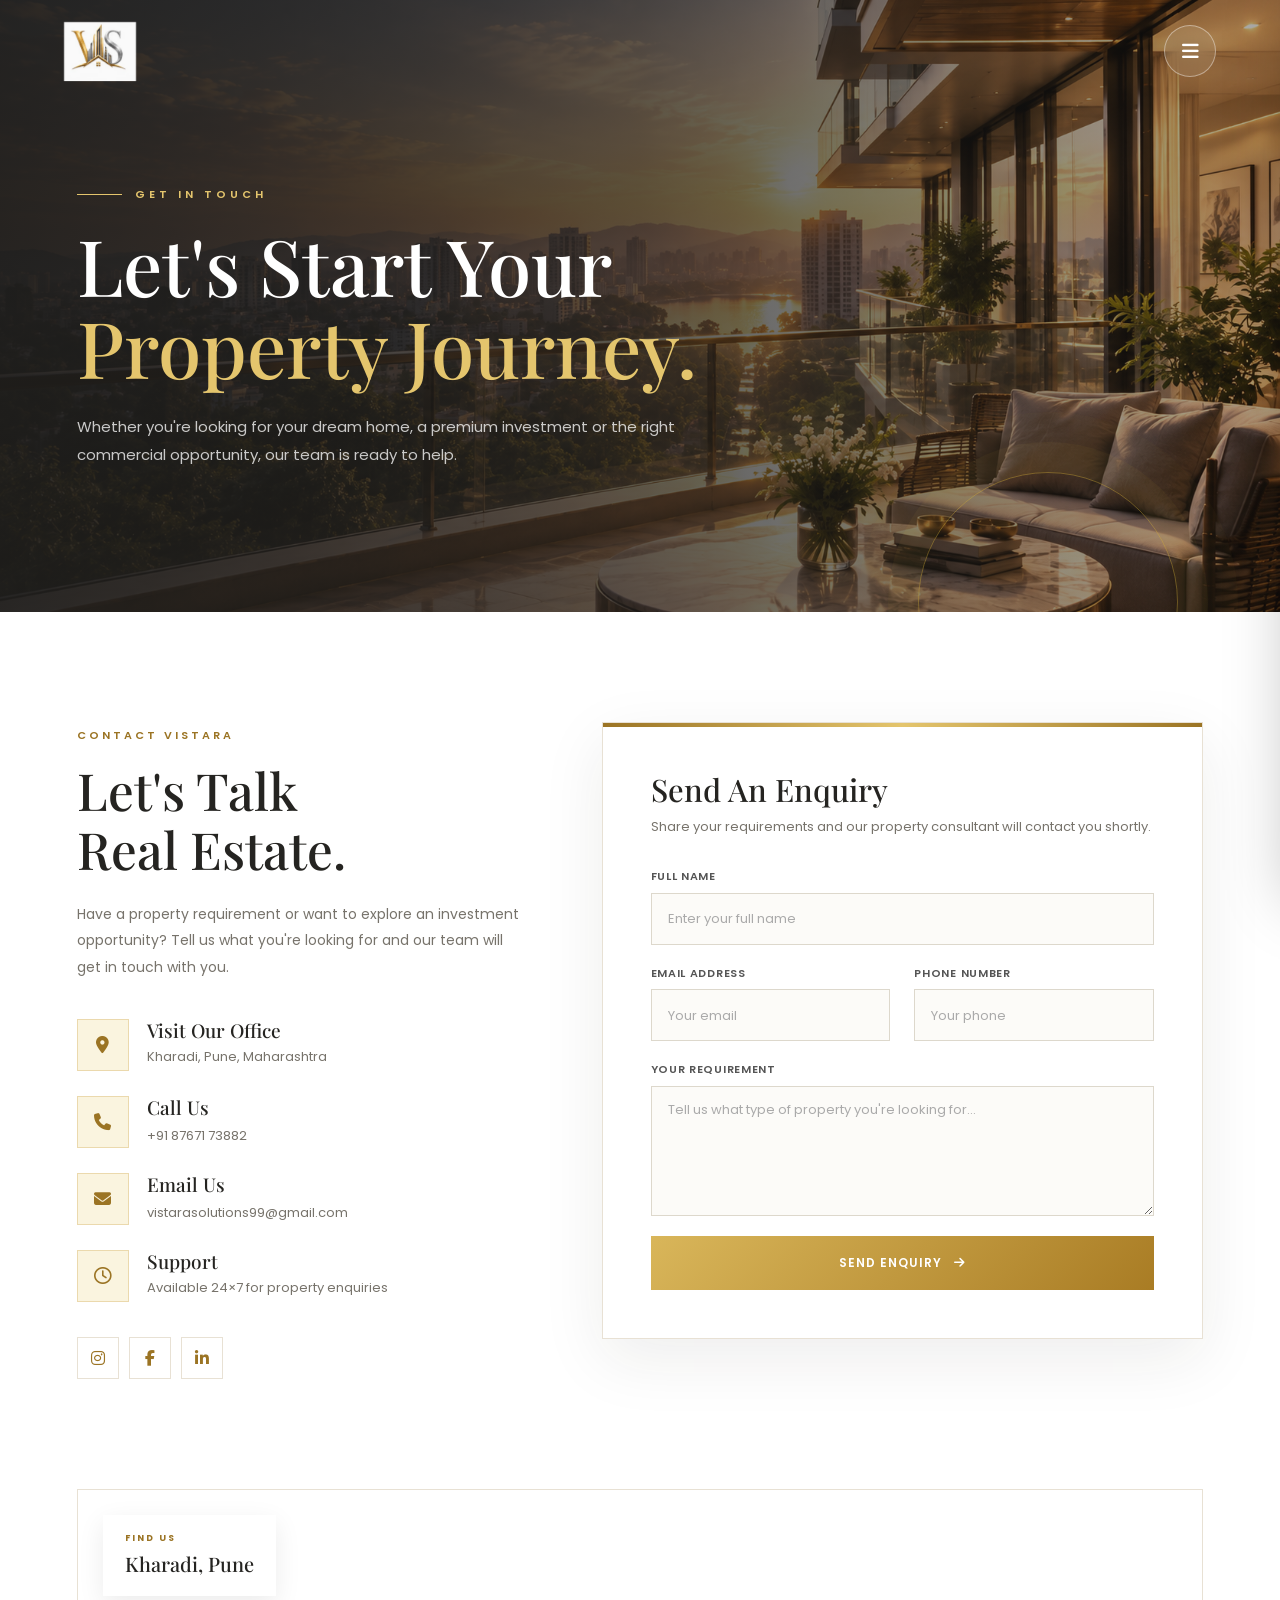
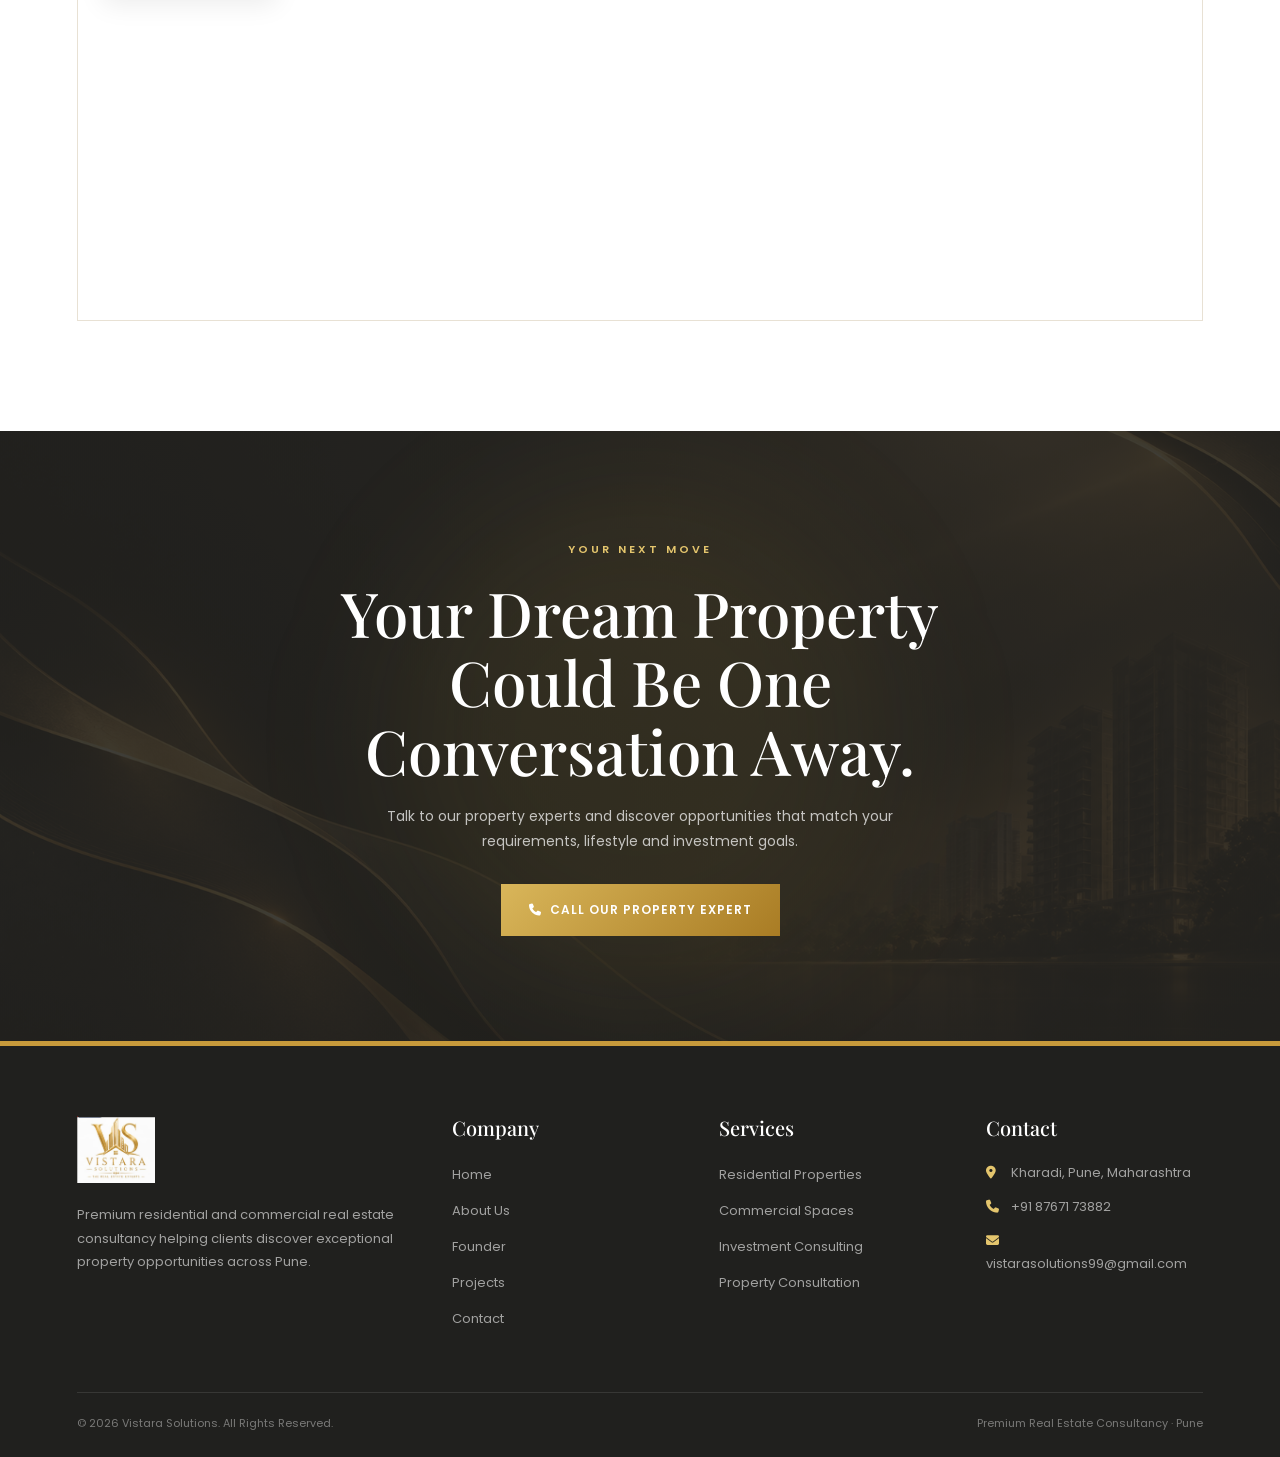
<file: contact.html>
<!DOCTYPE html>
<html lang="en">

<head>

    <!-- =========================================================
         META
    ========================================================== -->

    <meta charset="UTF-8">

    <meta name="viewport"
          content="width=device-width, initial-scale=1.0">

    <title>Contact Us | Vistara Solutions</title>

    <meta name="description"
          content="Contact Vistara Solutions for premium residential and commercial real estate opportunities in Pune.">

    <link rel="icon" href="favicon.png">


    <!-- =========================================================
         GOOGLE FONTS
    ========================================================== -->

    <link rel="preconnect"
          href="https://fonts.googleapis.com">

    <link rel="preconnect"
          href="https://fonts.gstatic.com"
          crossorigin>

    <link href="https://fonts.googleapis.com/css2?family=Playfair+Display:wght@400;500;600;700&family=Poppins:wght@300;400;500;600;700&display=swap"
          rel="stylesheet">


    <!-- =========================================================
         BOOTSTRAP
    ========================================================== -->

    <link href="https://cdn.jsdelivr.net/npm/bootstrap@5.3.7/dist/css/bootstrap.min.css"
          rel="stylesheet">


    <!-- =========================================================
         FONT AWESOME
    ========================================================== -->

    <link rel="stylesheet"
          href="https://cdnjs.cloudflare.com/ajax/libs/font-awesome/6.7.2/css/all.min.css">


    <!-- =========================================================
         AOS
    ========================================================== -->

    <link rel="stylesheet"
          href="https://unpkg.com/aos@2.3.4/dist/aos.css">


    <!-- =========================================================
         CONTACT PAGE CSS
    ========================================================== -->

    <style>

        /* =====================================================
           ROOT
        ====================================================== */

        :root {

            --gold: #c79a3b;
            --gold-light: #e4c56d;
            --gold-dark: #9b7424;

            --ivory: #f8f6f0;
            --white: #ffffff;

            --charcoal: #252421;
            --dark: #20201e;

            --text: #30302e;
            --muted: #77736b;

            --border: #e8e1d4;

        }


        /* =====================================================
           GLOBAL
        ====================================================== */

        * {
            margin: 0;
            padding: 0;
            box-sizing: border-box;
        }


        html {
            scroll-behavior: smooth;
        }


        body {

            font-family: "Poppins", sans-serif;

            background: var(--ivory);

            color: var(--text);

            overflow-x: hidden;

        }


        body.menu-open {
            overflow: hidden;
        }


        a {
            text-decoration: none;
        }


        img {
            max-width: 100%;
            display: block;
        }


        button,
        input,
        textarea {
            font-family: "Poppins", sans-serif;
        }


        /* =====================================================
           HEADER
           Same pattern as main Vistara pages
        ====================================================== */

        .contact-header {

            position: absolute;

            top: 0;
            left: 0;

            width: 100%;

            z-index: 1000;

            padding: 22px 5%;

            display: flex;

            align-items: center;

            justify-content: space-between;

        }


        .contact-logo {

            display: inline-flex;

            align-items: center;

            z-index: 1002;

        }


        .contact-logo img {

            width: 72px;

            height: auto;

        }


        .contact-menu {

            width: 52px;
            height: 52px;

            padding: 0;

            border-radius: 50%;

            border: 1px solid rgba(255,255,255,.40);

            background: rgba(255,255,255,.08);

            backdrop-filter: blur(12px);

            -webkit-backdrop-filter: blur(12px);

            display: flex;

            align-items: center;

            justify-content: center;

            color: #fff;

            font-size: 19px;

            cursor: pointer;

            transition: .35s ease;

            z-index: 1002;

        }


        .contact-menu:hover {

            background: var(--gold);

            border-color: var(--gold);

        }


        .contact-menu i {

            transition: .35s ease;

        }


        .contact-menu:hover i {

            transform: rotate(90deg);

        }


        /* =====================================================
           SIDE MENU
           Same hamburger-menu pattern
        ====================================================== */

        .side-menu {

            position: fixed;

            top: 0;
            right: -420px;

            width: min(390px, 90%);

            height: 100vh;

            z-index: 2000;

            padding: 90px 45px 40px;

            overflow-y: auto;

            background: #20201e;

            border-left: 1px solid rgba(199,154,59,.25);

            box-shadow: -20px 0 60px rgba(0,0,0,.25);

            transition: right .45s cubic-bezier(.77,0,.18,1);

        }


        .side-menu.active {

            right: 0;

        }


        .side-menu::before {

            content: "";

            position: absolute;

            top: 0;
            left: 0;

            width: 3px;

            height: 100%;

            background:

                linear-gradient(
                    to bottom,
                    transparent,
                    var(--gold),
                    var(--gold-light),
                    transparent
                );

        }


        .close-btn {

            position: absolute;

            top: 25px;
            right: 25px;

            width: 45px;
            height: 45px;

            border: 1px solid rgba(255,255,255,.18);

            border-radius: 50%;

            background: rgba(255,255,255,.05);

            color: #fff;

            display: flex;

            align-items: center;

            justify-content: center;

            cursor: pointer;

            font-size: 18px;

            transition: .3s ease;

        }


        .close-btn:hover {

            background: var(--gold);

            border-color: var(--gold);

            transform: rotate(90deg);

        }


        .menu-label {

            margin-bottom: 35px;

            color: var(--gold-light);

            font-size: 11px;

            font-weight: 600;

            letter-spacing: 4px;

            text-transform: uppercase;

        }


        .side-menu ul {

            padding: 0;

            margin: 0;

            list-style: none;

        }


        .side-menu ul li {

            margin-bottom: 4px;

        }


        .side-menu ul li a {

            position: relative;

            display: block;

            padding: 10px 0;

            color: rgba(255,255,255,.72);

            font-family: "Playfair Display", serif;

            font-size: 22px;

            transition: .3s ease;

        }


        .side-menu ul li a::before {

            content: "";

            position: absolute;

            left: -45px;

            top: 50%;

            width: 0;

            height: 1px;

            background: var(--gold-light);

            transition: .3s ease;

        }


        .side-menu ul li a:hover {

            color: var(--gold-light);

            padding-left: 12px;

        }


        .side-menu ul li a:hover::before {

            width: 32px;

        }


        .menu-divider {

            height: 1px;

            margin: 20px 0;

            background: rgba(255,255,255,.10);

        }


        .menu-contact {

            margin-top: 35px;

            padding-top: 25px;

            border-top: 1px solid rgba(255,255,255,.10);

        }


        .menu-contact h4 {

            margin-bottom: 18px;

            color: #fff;

            font-family: "Playfair Display", serif;

            font-size: 20px;

            font-weight: 500;

        }


        .menu-contact p {

            margin-bottom: 11px;

            color: rgba(255,255,255,.55);

            font-size: 12px;

            line-height: 1.6;

        }


        .menu-contact p i {

            width: 24px;

            color: var(--gold-light);

        }


        .menu-social {

            display: flex;

            gap: 10px;

            margin-top: 20px;

        }


        .menu-social a {

            width: 38px;
            height: 38px;

            display: flex;

            align-items: center;

            justify-content: center;

            border: 1px solid rgba(255,255,255,.15);

            color: var(--gold-light);

            transition: .3s ease;

        }


        .menu-social a:hover {

            background: var(--gold);

            border-color: var(--gold);

            color: #fff;

            transform: translateY(-3px);

        }


        /* =====================================================
           MENU OVERLAY
        ====================================================== */

        .menu-overlay {

            position: fixed;

            inset: 0;

            z-index: 1500;

            background: rgba(0,0,0,.45);

            backdrop-filter: blur(3px);

            -webkit-backdrop-filter: blur(3px);

            opacity: 0;

            visibility: hidden;

            transition: .35s ease;

        }


        .menu-overlay.active {

            opacity: 1;

            visibility: visible;

        }


        /* =====================================================
           HERO
        ====================================================== */

        .contact-hero {

            position: relative;

            min-height: 68vh;

            display: flex;

            align-items: center;

            overflow: hidden;

            background:

                linear-gradient(
                    90deg,
                    rgba(30,29,27,.93),
                    rgba(30,29,27,.72),
                    rgba(30,29,27,.35)
                ),

                url("contact-hero.png");

            background-size: cover;

            background-position: center;

        }


        .contact-hero::after {

            content: "";

            position: absolute;

            width: 260px;
            height: 260px;

            right: 8%;
            bottom: -120px;

            border-radius: 50%;

            border: 1px solid rgba(212,175,55,.40);

            box-shadow:

                0 0 0 30px rgba(212,175,55,.05),

                0 0 0 60px rgba(212,175,55,.025);

        }


        .contact-hero-content {

            position: relative;

            z-index: 2;

            max-width: 800px;

            padding: 150px 6% 90px;

        }


        .contact-label {

            display: flex;

            align-items: center;

            gap: 13px;

            margin-bottom: 22px;

            color: var(--gold-light);

            font-size: 11px;

            font-weight: 600;

            letter-spacing: 4px;

            text-transform: uppercase;

        }


        .contact-label::before {

            content: "";

            width: 45px;
            height: 1px;

            background: var(--gold-light);

        }


        .contact-hero h1 {

            margin-bottom: 24px;

            color: #fff;

            font-family: "Playfair Display", serif;

            font-size: clamp(48px, 6.5vw, 78px);

            font-weight: 500;

            line-height: 1.05;

        }


        .contact-hero h1 span {

            color: var(--gold-light);

        }


        .contact-hero p {

            max-width: 620px;

            color: rgba(255,255,255,.76);

            font-size: 15px;

            line-height: 1.9;

        }


        /* =====================================================
           CONTACT MAIN
        ====================================================== */

        .contact-main {

            padding: 110px 6%;

            background: #fff;

        }


        .contact-container {

            max-width: 1200px;

            margin: auto;

            display: grid;

            grid-template-columns: .85fr 1.15fr;

            gap: 80px;

            align-items: start;

        }


        /* =====================================================
           CONTACT INFORMATION
        ====================================================== */

        .contact-info-label {

            color: var(--gold-dark);

            font-size: 11px;

            font-weight: 600;

            letter-spacing: 3px;

            text-transform: uppercase;

        }


        .contact-info h2 {

            margin-top: 15px;

            color: var(--charcoal);

            font-family: "Playfair Display", serif;

            font-size: clamp(38px, 4vw, 55px);

            line-height: 1.15;

            font-weight: 500;

        }


        .contact-info-intro {

            margin: 22px 0 38px;

            color: var(--muted);

            font-size: 14px;

            line-height: 1.9;

        }


        .contact-detail {

            display: flex;

            align-items: flex-start;

            gap: 18px;

            margin-bottom: 25px;

        }


        .contact-icon {

            flex-shrink: 0;

            width: 52px;
            height: 52px;

            display: flex;

            align-items: center;

            justify-content: center;

            background: #faf4df;

            border: 1px solid rgba(199,154,59,.30);

            color: var(--gold-dark);

            font-size: 17px;

        }


        .contact-detail h4 {

            margin-bottom: 5px;

            color: var(--charcoal);

            font-family: "Playfair Display", serif;

            font-size: 19px;

        }


        .contact-detail p,
        .contact-detail a {

            margin: 0;

            color: var(--muted);

            font-size: 13px;

            line-height: 1.7;

        }


        .contact-detail a:hover {

            color: var(--gold-dark);

        }


        /* =====================================================
           SOCIAL
        ====================================================== */

        .contact-social {

            display: flex;

            gap: 10px;

            margin-top: 35px;

        }


        .contact-social a {

            width: 42px;
            height: 42px;

            display: flex;

            align-items: center;

            justify-content: center;

            border: 1px solid var(--border);

            color: var(--gold-dark);

            transition: .3s ease;

        }


        .contact-social a:hover {

            background: var(--gold);

            border-color: var(--gold);

            color: #fff;

            transform: translateY(-3px);

        }


        /* =====================================================
           FORM CARD
        ====================================================== */

        .contact-form-card {

            position: relative;

            padding: 48px;

            background: #fff;

            border: 1px solid var(--border);

            box-shadow:

                0 20px 60px rgba(40,35,25,.08);

        }


        .contact-form-card::before {

            content: "";

            position: absolute;

            top: 0;
            left: 0;

            width: 100%;

            height: 4px;

            background:

                linear-gradient(
                    90deg,
                    var(--gold-dark),
                    var(--gold-light),
                    var(--gold-dark)
                );

        }


        .form-title {

            margin-bottom: 8px;

            color: var(--charcoal);

            font-family: "Playfair Display", serif;

            font-size: 31px;

            font-weight: 500;

        }


        .form-subtitle {

            margin-bottom: 30px;

            color: var(--muted);

            font-size: 13px;

            line-height: 1.7;

        }


        .form-group {

            margin-bottom: 20px;

        }


        .form-group label {

            display: block;

            margin-bottom: 8px;

            color: #555;

            font-size: 11px;

            font-weight: 600;

            letter-spacing: .7px;

            text-transform: uppercase;

        }


        .form-control {

            width: 100%;

            min-height: 52px;

            padding: 13px 16px;

            border: 1px solid #ddd8cc;

            border-radius: 0;

            background: #fcfbf8;

            color: #333;

            font-family: "Poppins", sans-serif;

            font-size: 13px;

            outline: none;

            transition: .3s ease;

        }


        .form-control:focus {

            border-color: var(--gold);

            box-shadow: 0 0 0 3px rgba(199,154,59,.10);

            background: #fff;

        }


        textarea.form-control {

            min-height: 130px;

            resize: vertical;

        }


        .form-control::placeholder {

            color: #aaa;

        }


        .submit-button {

            width: 100%;

            min-height: 54px;

            border: none;

            border-radius: 0;

            background:

                linear-gradient(
                    135deg,
                    #d9b65a,
                    #a97c24
                );

            color: #fff;

            font-family: "Poppins", sans-serif;

            font-size: 12px;

            font-weight: 600;

            letter-spacing: 1px;

            text-transform: uppercase;

            cursor: pointer;

            transition: .35s ease;

        }


        .submit-button:hover {

            transform: translateY(-3px);

            box-shadow:

                0 12px 30px rgba(169,124,36,.25);

        }


        /* =====================================================
           MAP
        ====================================================== */

        .map-section {

            padding: 0 6% 110px;

            background: #fff;

        }


        .map-container {

            max-width: 1200px;

            margin: auto;

            position: relative;

            border: 1px solid var(--border);

            overflow: hidden;

        }


        .map-heading {

            position: absolute;

            z-index: 5;

            top: 25px;

            left: 25px;

            padding: 17px 22px;

            background: rgba(255,255,255,.94);

            box-shadow: 0 8px 25px rgba(0,0,0,.08);

        }


        .map-heading span {

            display: block;

            margin-bottom: 4px;

            color: var(--gold-dark);

            font-size: 9px;

            font-weight: 700;

            letter-spacing: 2px;

            text-transform: uppercase;

        }


        .map-heading strong {

            color: var(--charcoal);

            font-family: "Playfair Display", serif;

            font-size: 20px;

            font-weight: 500;

        }


        .map-container iframe {

            width: 100%;

            height: 430px;

            display: block;

            border: 0;

            filter: grayscale(20%);

        }


        /* =====================================================
           CTA
        ====================================================== */

        .contact-cta {

            position: relative;

            padding: 105px 6%;

            overflow: hidden;

            background:

                linear-gradient(
                    rgba(36,35,32,.88),
                    rgba(36,35,32,.88)
                ),

                url("contact-bg.png");

            background-size: cover;

            background-position: center;

            text-align: center;

        }


        .contact-cta::before {

            content: "";

            position: absolute;

            width: 500px;
            height: 500px;

            left: 50%;
            top: 50%;

            transform: translate(-50%, -50%);

            border-radius: 50%;

            background: rgba(212,175,55,.08);

            filter: blur(70px);

        }


        .cta-content {

            position: relative;

            z-index: 2;

            max-width: 750px;

            margin: auto;

        }


        .cta-label {

            color: var(--gold-light);

            font-size: 11px;

            font-weight: 600;

            letter-spacing: 3px;

            text-transform: uppercase;

        }


        .cta-content h2 {

            margin: 18px 0;

            color: #fff;

            font-family: "Playfair Display", serif;

            font-size: clamp(40px, 5vw, 62px);

            font-weight: 500;

            line-height: 1.12;

        }


        .cta-content p {

            max-width: 600px;

            margin: 0 auto 30px;

            color: rgba(255,255,255,.72);

            font-size: 14px;

            line-height: 1.8;

        }


        .gold-button {

            display: inline-flex;

            align-items: center;

            justify-content: center;

            min-height: 52px;

            padding: 0 28px;

            background:

                linear-gradient(
                    135deg,
                    #d9b65a,
                    #a97c24
                );

            color: #fff;

            font-size: 12px;

            font-weight: 600;

            letter-spacing: 1px;

            text-transform: uppercase;

            transition: .35s ease;

        }


        .gold-button:hover {

            color: #fff;

            transform: translateY(-3px);

            box-shadow:

                0 12px 30px rgba(169,124,36,.25);

        }


        /* =====================================================
           FOOTER
        ====================================================== */

        .contact-footer {

            padding: 70px 6% 25px;

            background: #20201e;

            color: #fff;

             border-top: 5px solid
     var(--gold);
        }


        .footer-container {

            max-width: 1200px;

            margin: auto;

            display: grid;

            grid-template-columns: 1.5fr 1fr 1fr 1fr;

            gap: 50px;

            padding-bottom: 50px;

            border-bottom: 1px solid rgba(255,255,255,.10);

        }


        .footer-logo img {

            width: 78px;

            margin-bottom: 20px;

        }


        .footer-about p {

            max-width: 320px;

            color: rgba(255,255,255,.58);

            font-size: 13px;

            line-height: 1.8;

        }


        .footer-column h4 {

            margin-bottom: 22px;

            color: #fff;

            font-family: "Playfair Display", serif;

            font-size: 20px;

            font-weight: 500;

        }


        .footer-links {

            padding: 0;

            margin: 0;

            list-style: none;

        }


        .footer-links li {

            margin-bottom: 12px;

        }


        .footer-links a {

            color: rgba(255,255,255,.58);

            font-size: 13px;

            transition: .3s ease;

        }


        .footer-links a:hover {

            color: var(--gold-light);

            padding-left: 5px;

        }


        .footer-contact p {

            margin-bottom: 12px;

            color: rgba(255,255,255,.58);

            font-size: 13px;

            line-height: 1.7;

        }


        .footer-contact i {

            width: 22px;

            color: var(--gold-light);

        }


        .footer-bottom {

            max-width: 1200px;

            margin: auto;

            padding-top: 22px;

            display: flex;

            justify-content: space-between;

            gap: 20px;

            color: rgba(255,255,255,.40);

            font-size: 11px;

        }


        /* =====================================================
           BACK TO TOP
        ====================================================== */

        .back-to-top {

            position: fixed;

            right: 24px;

            bottom: 24px;

            z-index: 999;

            width: 46px;
            height: 46px;

            display: flex;

            align-items: center;

            justify-content: center;

            border: 1px solid var(--gold);

            border-radius: 50%;

            background: #fff;

            color: var(--gold-dark);

            cursor: pointer;

            opacity: 0;

            visibility: hidden;

            transform: translateY(15px);

            transition: .35s ease;

        }


        .back-to-top.show {

            opacity: 1;

            visibility: visible;

            transform: translateY(0);

        }


        .back-to-top:hover {

            background: var(--gold);

            color: #fff;

            transform: translateY(-3px);

        }


        /* =====================================================
           RESPONSIVE
        ====================================================== */

        @media (max-width: 950px) {

            .contact-container {

                grid-template-columns: 1fr;

                gap: 60px;

            }


            .footer-container {

                grid-template-columns: 1fr 1fr;

            }

        }


        @media (max-width: 600px) {

            .contact-header {

                padding: 18px 5%;

            }


            .contact-logo img {

                width: 60px;

            }


            .contact-menu {

                width: 45px;
                height: 45px;

            }


            .side-menu {

                width: min(350px, 88%);

                padding: 85px 35px 35px;

            }


            .side-menu ul li a {

                font-size: 20px;

            }


            .contact-hero {

                min-height: 70vh;

            }


            .contact-hero-content {

                padding: 130px 7% 80px;

            }


            .contact-hero h1 {

                font-size: 48px;

            }


            .contact-hero p {

                font-size: 13px;

            }


            .contact-main {

                padding: 80px 7%;

            }


            .contact-form-card {

                padding: 30px 22px;

            }


            .map-section {

                padding: 0 7% 80px;

            }


            .map-container iframe {

                height: 350px;

            }


            .map-heading {

                top: 15px;

                left: 15px;

                padding: 13px 16px;

            }


            .map-heading strong {

                font-size: 17px;

            }


            .contact-cta {

                padding: 80px 7%;

            }


            .contact-cta .gold-button {

                width: 100%;

            }


            .contact-footer {

                padding: 60px 7% 25px;

            }


            .footer-container {

                grid-template-columns: 1fr;

                gap: 35px;

            }


            .footer-bottom {

                flex-direction: column;

            }


            .back-to-top {

                right: 18px;

                bottom: 18px;

                width: 42px;

                height: 42px;

            }

        }

    </style>

</head>


<body>


<!-- =========================================================
     HEADER
========================================================= -->

<header class="contact-header">

    <a href="index.html"
       class="contact-logo">

        <img src="logo-icon.png"
             alt="Vistara Solutions">

    </a>


    <button class="contact-menu"
            id="menuBtn"
            type="button"
            aria-label="Open menu"
            aria-expanded="false">

        <i class="fa-solid fa-bars"></i>

    </button>

</header>



<!-- =========================================================
     MENU OVERLAY
========================================================= -->

<div class="menu-overlay"
     id="menuOverlay"></div>



<!-- =========================================================
     SIDE MENU
========================================================= -->

<nav class="side-menu"
     id="sideMenu"
     aria-label="Main navigation">


    <button class="close-btn"
            id="closeBtn"
            type="button"
            aria-label="Close menu">

        <i class="fa-solid fa-xmark"></i>

    </button>


    <div class="menu-label">

        Vistara Solutions

    </div>


    <ul>

        <li>
            <a href="index.html">
                Home
            </a>
        </li>


        <li>
            <a href="about.html">
                About
            </a>
        </li>


        <li>
            <a href="founder.html">
                Founder
            </a>
        </li>


        <li>
            <a href="services.html">
                Services
            </a>
        </li>


        <li>
            <a href="projects.html">
                Projects
            </a>
        </li>


        <li>
            <a href="gallery.html">
                Gallery
            </a>
        </li>


        <li>
            <a href="testimonials.html">
                Testimonials
            </a>
        </li>


        <li>
            <a href="contact.html">
                Contact
            </a>
        </li>


        <li class="menu-divider"></li>


        <li>
            <a href="privacy-policy.html">
                Privacy Policy
            </a>
        </li>


        <li>
            <a href="terms.html">
                Terms &amp; Conditions
            </a>
        </li>

    </ul>


    <div class="menu-contact">

        <h4>
            Get In Touch
        </h4>


        <p>

            <i class="fa-solid fa-phone"></i>

            +91 87671 73882

        </p>


        <p>

            <i class="fa-solid fa-phone"></i>

            +91 87882 46145

        </p>


        <p>

            <i class="fa-solid fa-envelope"></i>

            vistarasolutions99@gmail.com

        </p>


        <div class="menu-social">

            <a href="#"
               aria-label="Instagram">

                <i class="fab fa-instagram"></i>

            </a>


            <a href="#"
               aria-label="Facebook">

                <i class="fab fa-facebook-f"></i>

            </a>


            <a href="#"
               aria-label="LinkedIn">

                <i class="fab fa-linkedin-in"></i>

            </a>

        </div>

    </div>

</nav>



<!-- =========================================================
     HERO
========================================================= -->

<section class="contact-hero">


    <div class="contact-hero-content"
         data-aos="fade-up">


        <div class="contact-label">

            Get In Touch

        </div>


        <h1>

            Let's Start Your

            <span>
                Property Journey.
            </span>

        </h1>


        <p>

            Whether you're looking for your dream home,
            a premium investment or the right commercial
            opportunity, our team is ready to help.

        </p>

    </div>

</section>



<!-- =========================================================
     CONTACT INFORMATION + FORM
========================================================= -->

<section class="contact-main">


    <div class="contact-container">


        <!-- LEFT INFORMATION -->

        <div class="contact-info"
             data-aos="fade-right">


            <span class="contact-info-label">

                Contact Vistara

            </span>


            <h2>

                Let's Talk

                <br>

                Real Estate.

            </h2>


            <p class="contact-info-intro">

                Have a property requirement or want to explore
                an investment opportunity? Tell us what you're
                looking for and our team will get in touch with you.

            </p>


            <!-- OFFICE -->

            <div class="contact-detail">


                <div class="contact-icon">

                    <i class="fa-solid fa-location-dot"></i>

                </div>


                <div>

                    <h4>
                        Visit Our Office
                    </h4>

                    <p>
                        Kharadi, Pune,
                        Maharashtra
                    </p>

                </div>

            </div>


            <!-- PHONE -->

            <div class="contact-detail">


                <div class="contact-icon">

                    <i class="fa-solid fa-phone"></i>

                </div>


                <div>

                    <h4>
                        Call Us
                    </h4>


                    <a href="tel:+918767173882">

                        +91 87671 73882

                    </a>

                </div>

            </div>


            <!-- EMAIL -->

            <div class="contact-detail">


                <div class="contact-icon">

                    <i class="fa-solid fa-envelope"></i>

                </div>


                <div>

                    <h4>
                        Email Us
                    </h4>


                    <a href="mailto:vistarasolutions99@gmail.com">

                        vistarasolutions99@gmail.com

                    </a>

                </div>

            </div>


            <!-- SUPPORT -->

            <div class="contact-detail">


                <div class="contact-icon">

                    <i class="fa-regular fa-clock"></i>

                </div>


                <div>

                    <h4>
                        Support
                    </h4>


                    <p>
                        Available 24×7 for property enquiries
                    </p>

                </div>

            </div>


            <!-- SOCIAL -->

            <div class="contact-social">


                <a href="#"
                   aria-label="Instagram">

                    <i class="fa-brands fa-instagram"></i>

                </a>


                <a href="#"
                   aria-label="Facebook">

                    <i class="fa-brands fa-facebook-f"></i>

                </a>


                <a href="#"
                   aria-label="LinkedIn">

                    <i class="fa-brands fa-linkedin-in"></i>

                </a>

            </div>

        </div>



        <!-- =================================================
             FORM
        ================================================== -->

        <div class="contact-form-card"
             data-aos="fade-left">


            <h3 class="form-title">

                Send An Enquiry

            </h3>


            <p class="form-subtitle">

                Share your requirements and our property
                consultant will contact you shortly.

            </p>


            <form id="contactForm">


                <!-- NAME -->

                <div class="form-group">

                    <label for="fullName">

                        Full Name

                    </label>


                    <input
                        type="text"
                        id="fullName"
                        name="fullName"
                        class="form-control"
                        placeholder="Enter your full name"
                        required>

                </div>



                <!-- EMAIL + PHONE -->

                <div class="row">


                    <div class="col-md-6">

                        <div class="form-group">

                            <label for="email">

                                Email Address

                            </label>


                            <input
                                type="email"
                                id="email"
                                name="email"
                                class="form-control"
                                placeholder="Your email"
                                required>

                        </div>

                    </div>


                    <div class="col-md-6">

                        <div class="form-group">

                            <label for="phone">

                                Phone Number

                            </label>


                            <input
                                type="tel"
                                id="phone"
                                name="phone"
                                class="form-control"
                                placeholder="Your phone"
                                required>

                        </div>

                    </div>

                </div>



                <!-- REQUIREMENT -->

                <div class="form-group">

                    <label for="requirement">

                        Your Requirement

                    </label>


                    <textarea
                        id="requirement"
                        name="requirement"
                        class="form-control"
                        placeholder="Tell us what type of property you're looking for..."
                        required></textarea>

                </div>



                <!-- SUBMIT -->

                <button type="submit"
                        class="submit-button">

                    Send Enquiry

                    <i class="fa-solid fa-arrow-right ms-2"></i>

                </button>


            </form>

        </div>

    </div>

</section>



<!-- =========================================================
     GOOGLE MAP
========================================================= -->

<section class="map-section">


    <div class="map-container"
         data-aos="fade-up">


        <div class="map-heading">

            <span>
                Find Us
            </span>


            <strong>
                Kharadi, Pune
            </strong>

        </div>


        <iframe
            src="https://www.google.com/maps?q=Kharadi,Pune,Maharashtra&output=embed"
            loading="lazy"
            allowfullscreen>
        </iframe>

    </div>

</section>



<!-- =========================================================
     CTA
========================================================= -->

<section class="contact-cta">


    <div class="cta-content"
         data-aos="fade-up">


        <span class="cta-label">

            Your Next Move

        </span>


        <h2>

            Your Dream Property

            <br>

            Could Be One Conversation Away.

        </h2>


        <p>

            Talk to our property experts and discover
            opportunities that match your requirements,
            lifestyle and investment goals.

        </p>


        <a href="tel:+918767173882"
           class="gold-button">

            <i class="fa-solid fa-phone me-2"></i>

            Call Our Property Expert

        </a>

    </div>

</section>



<!-- =========================================================
     FOOTER
========================================================= -->

<footer class="contact-footer">


    <div class="footer-container">


        <!-- ABOUT -->

        <div class="footer-about">


            <a href="index.html"
               class="footer-logo">

                <img src="logo-gold.png"
                     alt="Vistara Solutions">

            </a>


            <p>

                Premium residential and commercial real estate
                consultancy helping clients discover exceptional
                property opportunities across Pune.

            </p>

        </div>



        <!-- COMPANY -->

        <div class="footer-column">


            <h4>
                Company
            </h4>


            <ul class="footer-links">


                <li>
                    <a href="index.html">
                        Home
                    </a>
                </li>


                <li>
                    <a href="about.html">
                        About Us
                    </a>
                </li>


                <li>
                    <a href="founder.html">
                        Founder
                    </a>
                </li>


                <li>
                    <a href="projects.html">
                        Projects
                    </a>
                </li>


                <li>
                    <a href="contact.html">
                        Contact
                    </a>
                </li>


            </ul>

        </div>



        <!-- SERVICES -->

        <div class="footer-column">


            <h4>
                Services
            </h4>


            <ul class="footer-links">


                <li>
                    <a href="services.html">
                        Residential Properties
                    </a>
                </li>


                <li>
                    <a href="services.html">
                        Commercial Spaces
                    </a>
                </li>


                <li>
                    <a href="services.html">
                        Investment Consulting
                    </a>
                </li>


                <li>
                    <a href="services.html">
                        Property Consultation
                    </a>
                </li>


            </ul>

        </div>



        <!-- CONTACT -->

        <div class="footer-column footer-contact">


            <h4>
                Contact
            </h4>


            <p>

                <i class="fa-solid fa-location-dot"></i>

                Kharadi, Pune, Maharashtra

            </p>


            <p>

                <i class="fa-solid fa-phone"></i>

                +91 87671 73882

            </p>


            <p>

                <i class="fa-solid fa-envelope"></i>

                vistarasolutions99@gmail.com

            </p>


        </div>

    </div>



    <!-- FOOTER BOTTOM -->

    <div class="footer-bottom">


        <span>

            © 2026 Vistara Solutions.
            All Rights Reserved.

        </span>


        <span>

            Premium Real Estate Consultancy · Pune

        </span>

    </div>

</footer>



<!-- =========================================================
     BACK TO TOP
========================================================= -->

<button class="back-to-top"
        id="backToTop"
        type="button"
        aria-label="Back to top">

    <i class="fa-solid fa-arrow-up"></i>

</button>



<!-- =========================================================
     AOS
========================================================= -->

<script src="https://unpkg.com/aos@2.3.4/dist/aos.js"></script>



<!-- =========================================================
     JAVASCRIPT
========================================================= -->

<script>

    /* =====================================================
       AOS
    ====================================================== */

    AOS.init({

        duration: 850,

        easing: "ease-out-cubic",

        once: true,

        offset: 70

    });



    /* =====================================================
       SIDE MENU
    ====================================================== */

    const menuBtn =
        document.getElementById("menuBtn");

    const sideMenu =
        document.getElementById("sideMenu");

    const closeBtn =
        document.getElementById("closeBtn");

    const menuOverlay =
        document.getElementById("menuOverlay");


    function openMenu() {

        sideMenu.classList.add("active");

        menuOverlay.classList.add("active");

        menuBtn.setAttribute("aria-expanded", "true");

        document.body.classList.add("menu-open");

    }


    function closeMenu() {

        sideMenu.classList.remove("active");

        menuOverlay.classList.remove("active");

        menuBtn.setAttribute("aria-expanded", "false");

        document.body.classList.remove("menu-open");

    }


    menuBtn.addEventListener("click", openMenu);


    closeBtn.addEventListener("click", closeMenu);


    menuOverlay.addEventListener("click", closeMenu);


    sideMenu.querySelectorAll("a").forEach(function(link) {

        link.addEventListener("click", closeMenu);

    });


    document.addEventListener("keydown", function(event) {

        if (event.key === "Escape") {

            closeMenu();

        }

    });



    /* =====================================================
       BACK TO TOP
    ====================================================== */

    const backToTop =
        document.getElementById("backToTop");


    window.addEventListener("scroll", function() {

        if (window.scrollY > 500) {

            backToTop.classList.add("show");

        } else {

            backToTop.classList.remove("show");

        }

    });


    backToTop.addEventListener("click", function() {

        window.scrollTo({

            top: 0,

            behavior: "smooth"

        });

    });



    /* =====================================================
       CONTACT FORM
    ====================================================== */

    const contactForm =
        document.getElementById("contactForm");


    contactForm.addEventListener("submit", function(event) {

        event.preventDefault();


        const name =
            document.getElementById("fullName")
            .value
            .trim();


        const email =
            document.getElementById("email")
            .value
            .trim();


        const phone =
            document.getElementById("phone")
            .value
            .trim();


        const requirement =
            document.getElementById("requirement")
            .value
            .trim();


        if (!name || !email || !phone || !requirement) {

            alert("Please fill in all required fields.");

            return;

        }


        alert(
            "Thank you, " +
            name +
            "! Your enquiry has been received."
        );


        contactForm.reset();

    });


</script>


</body>

</html>
</file>
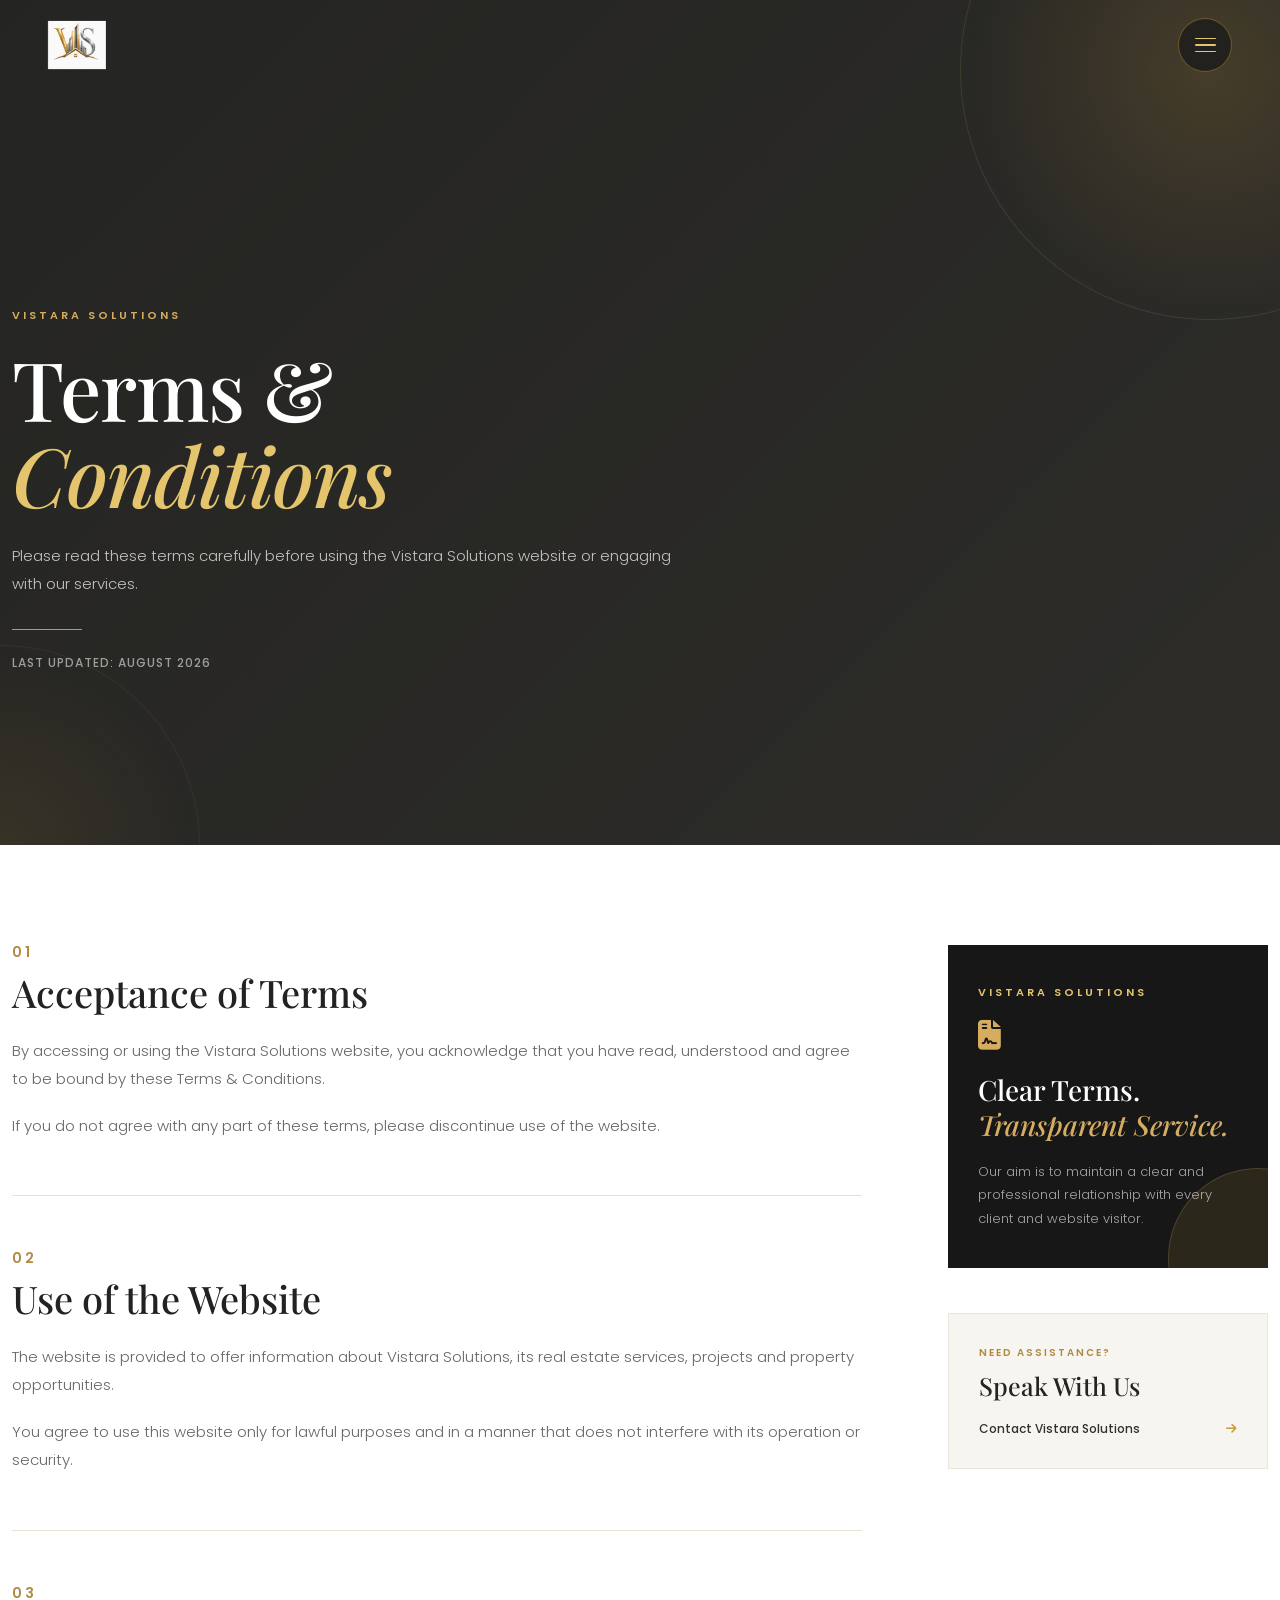
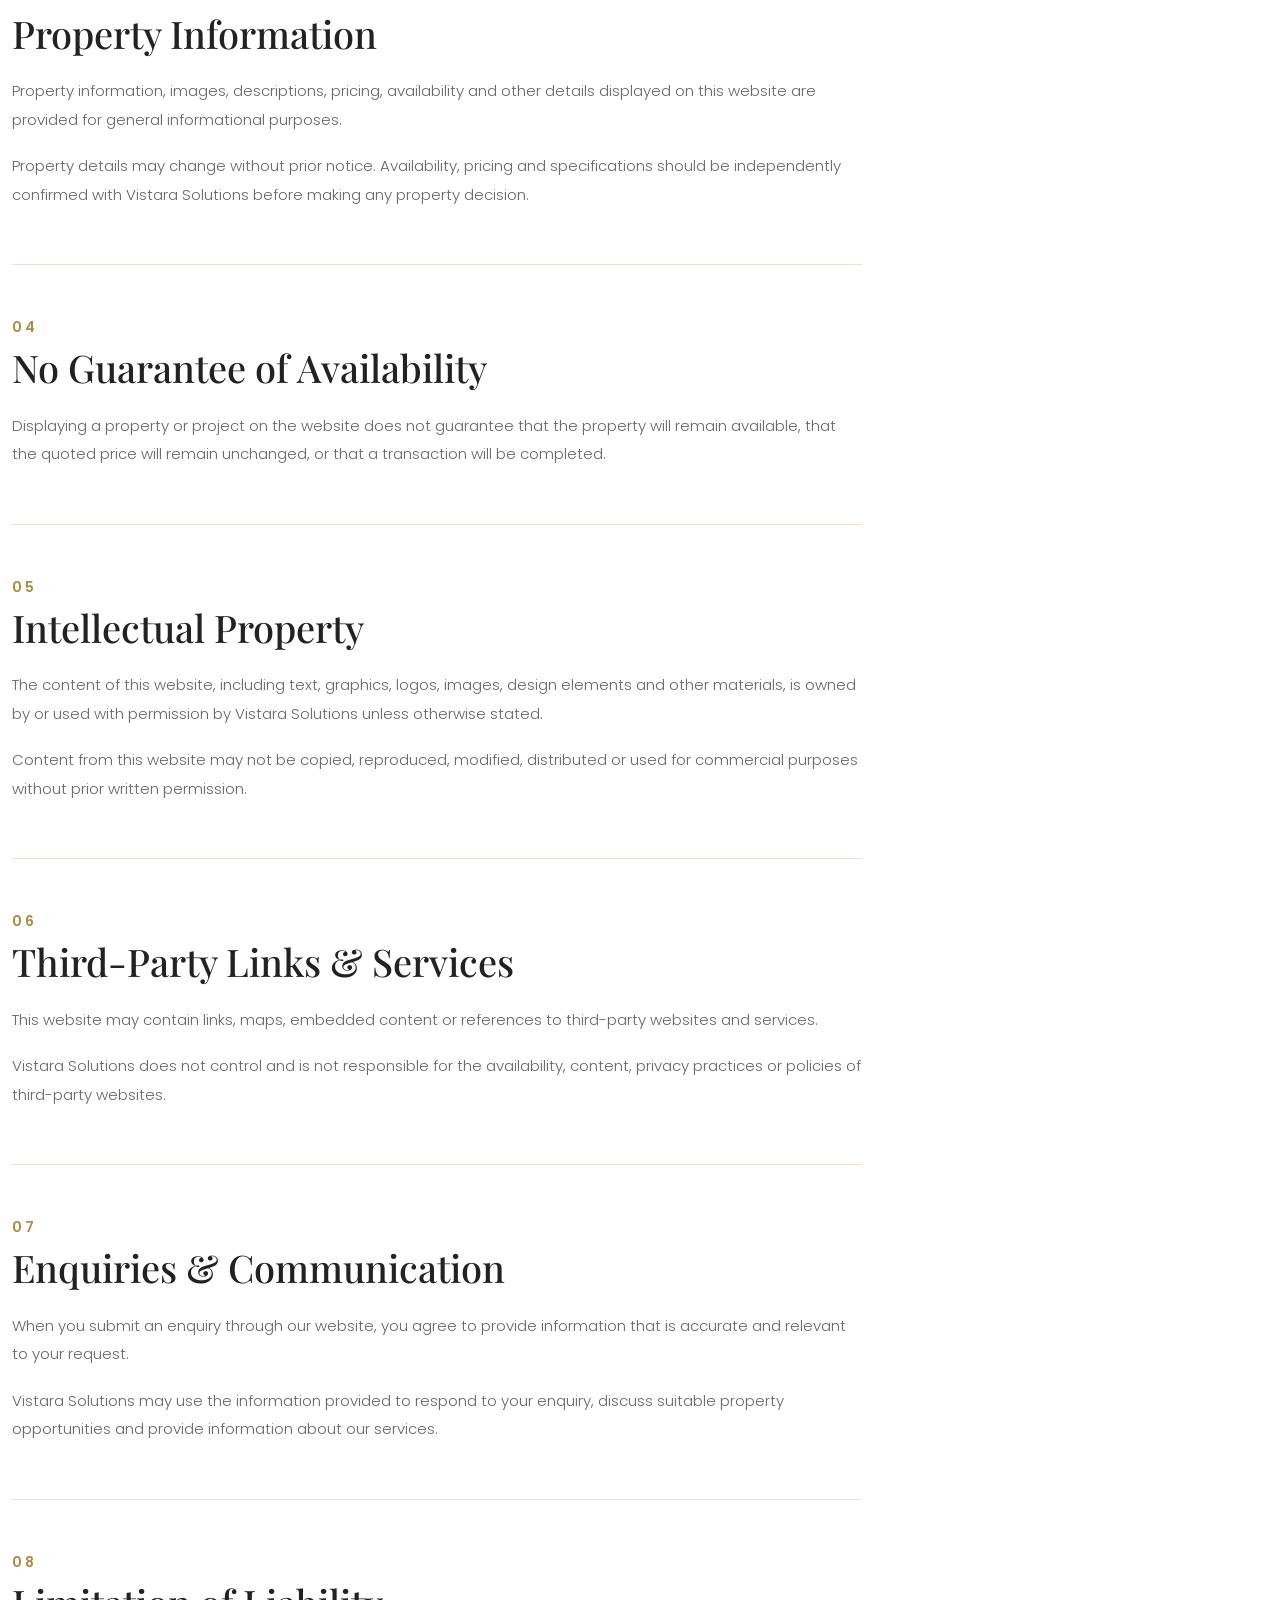
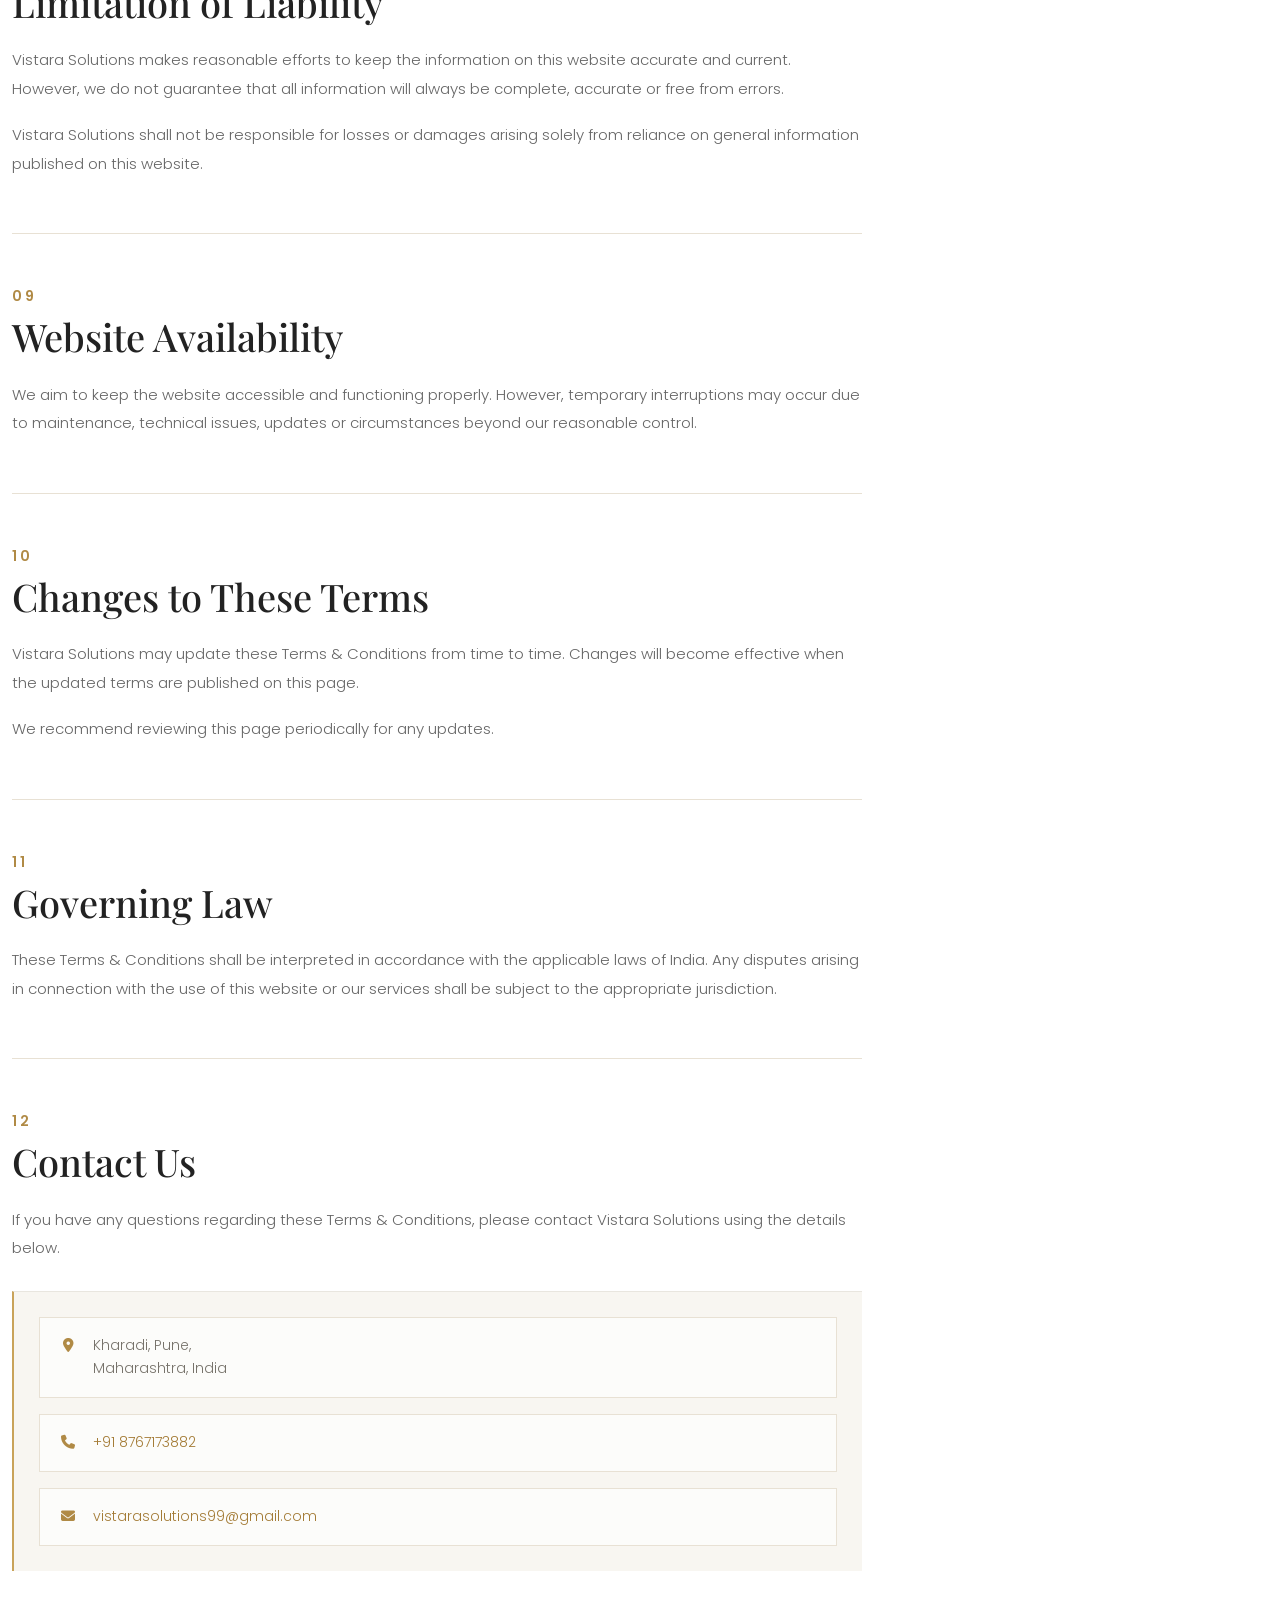
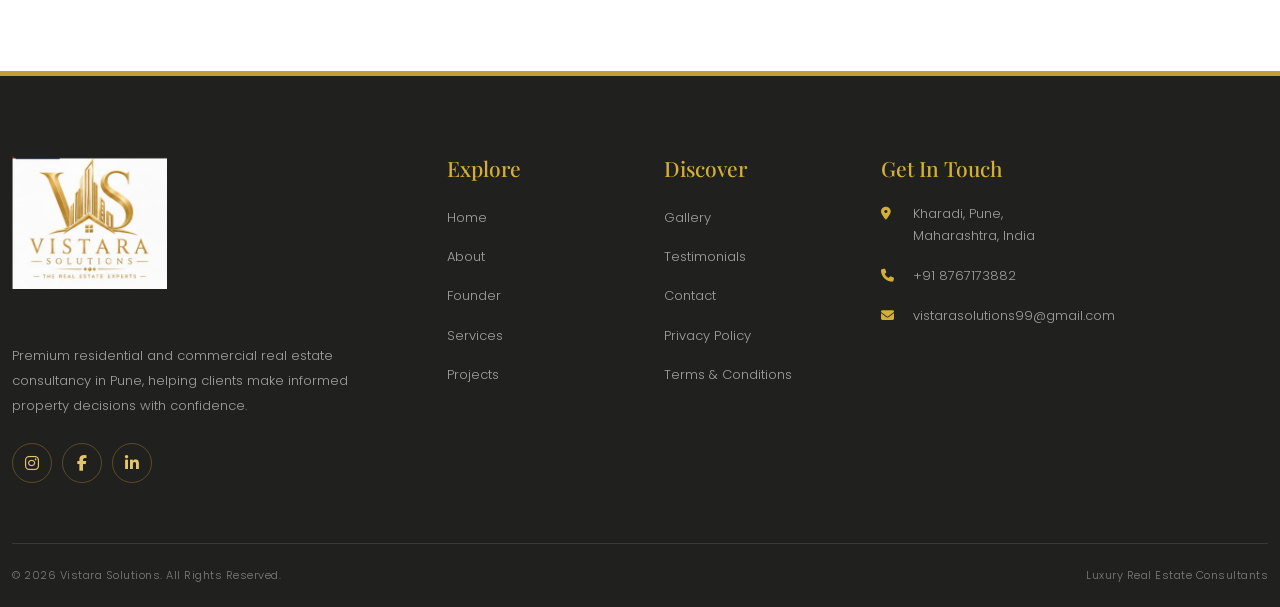
<file: terms.html>
<!DOCTYPE html>
<html lang="en">

<head>

    <meta charset="UTF-8">

    <meta name="viewport"
          content="width=device-width, initial-scale=1.0">


    <title>
        Terms & Conditions | Vistara Solutions
    </title>


    <meta name="description"
          content="Read the Terms & Conditions governing the use of the Vistara Solutions website and its real estate services in Pune.">


    <!-- =====================================================
         FAVICON
    ====================================================== -->

    <link rel="icon"
          type="image/png"
          href="favicon.png">



    <!-- =====================================================
         GOOGLE FONTS
    ====================================================== -->

    <link rel="preconnect"
          href="https://fonts.googleapis.com">

    <link rel="preconnect"
          href="https://fonts.gstatic.com"
          crossorigin>

    <link href="https://fonts.googleapis.com/css2?family=Playfair+Display:wght@400;500;600;700;800&family=Poppins:wght@300;400;500;600;700&display=swap"
          rel="stylesheet">



    <!-- =====================================================
         BOOTSTRAP
    ====================================================== -->

    <link href="https://cdn.jsdelivr.net/npm/bootstrap@5.3.7/dist/css/bootstrap.min.css"
          rel="stylesheet">



    <!-- =====================================================
         FONT AWESOME
    ====================================================== -->

    <link href="https://cdnjs.cloudflare.com/ajax/libs/font-awesome/6.7.2/css/all.min.css"
          rel="stylesheet">



    <!-- =====================================================
         MAIN CSS
    ====================================================== -->

    <link rel="stylesheet"
          href="style.css">

  <style>

/* =========================================================
   ROOT VARIABLES
========================================================= */

:root {

    --gold: #c79a3b;
    --gold-light: #e4c56d;
    --gold-dark: #9b7424;

    --ivory: #f8f6f0;
    --white: #ffffff;

    --charcoal: #252421;
    --dark: #20201e;

    --text: #30302e;
    --muted: #77736b;

    --border: #e8e1d4;

}


/* =========================================================
   BODY
========================================================= */

body {

    font-family: 'Poppins', sans-serif;

    background: var(--ivory);

    color: var(--text);

    overflow-x: hidden;

}


/* =========================================================
   FLOATING HEADER
========================================================= */

.floating-header {

    position: fixed;

    top: 0;
    left: 0;

    width: 100%;

    z-index: 1000;

    padding: 20px 0;

    pointer-events: none;

}


.header-wrapper {

    display: flex;

    align-items: center;

    justify-content: space-between;

}


.logo {

    display: inline-flex;

    align-items: center;

    pointer-events: auto;

    text-decoration: none;

}


.logo img {

    width: 5px;

    height: auto;

    display: block;

}


/* =========================================================
   HAMBURGER BUTTON
========================================================= */

.menu-btn {

    width: 54px;

    height: 54px;

    border: 1px solid rgba(199, 154, 59, 0.45);

    border-radius: 50%;

    background: rgba(32, 32, 30, 0.92);

    display: flex;

    flex-direction: column;

    align-items: center;

    justify-content: center;

    gap: 5px;

    cursor: pointer;

    pointer-events: auto;

    transition:
        background 0.35s ease,
        border-color 0.35s ease,
        transform 0.35s ease;

}


.menu-btn span {

    display: block;

    width: 21px;

    height: 1.5px;

    background: var(--gold-light);

    transition: all 0.35s ease;

}


.menu-btn:hover {

    background: var(--gold);

    border-color: var(--gold);

    transform: rotate(5deg);

}


.menu-btn:hover span {

    background: var(--white);

}


/* =========================================================
   HAMBURGER SIDE MENU
   FIXED / CLEAN VERSION
========================================================= */

.side-menu {

    position: fixed !important;

    top: 0 !important;

    right: -420px !important;

    width: 400px !important;

    max-width: 90% !important;

    height: 100vh !important;

    background: #20201e !important;

    color: #ffffff !important;

    z-index: 99999 !important;

    padding: 90px 45px 40px !important;

    overflow-y: auto !important;

    box-sizing: border-box !important;

    box-shadow: -20px 0 60px rgba(0, 0, 0, 0.35) !important;

    transition:
        right 0.55s cubic-bezier(0.77, 0, 0.175, 1) !important;

}


/* OPEN */

.side-menu.active {

    right: 0 !important;

}


/* MENU BACKGROUND */

.side-menu::before {

    content: "";

    position: absolute;

    inset: 0;

    background:
        radial-gradient(
            circle at 90% 10%,
            rgba(199, 154, 59, 0.12),
            transparent 35%
        );

    pointer-events: none;

}


/* KEEP MENU CONTENT ABOVE BACKGROUND */

.side-menu > * {

    position: relative;

    z-index: 2;

}


/* CLOSE BUTTON */

.side-menu .close-btn {

    position: absolute !important;

    top: 25px !important;

    right: 25px !important;

    width: 46px !important;

    height: 46px !important;

    border: 1px solid rgba(199, 154, 59, 0.45) !important;

    border-radius: 50% !important;

    background: transparent !important;

    color: #e4c56d !important;

    display: flex !important;

    align-items: center !important;

    justify-content: center !important;

    cursor: pointer !important;

    z-index: 10 !important;

    transition:
        background 0.3s ease,
        color 0.3s ease,
        transform 0.3s ease !important;

}


.side-menu .close-btn:hover {

    background: #c79a3b !important;

    color: #ffffff !important;

    transform: rotate(90deg) !important;

}


/* MENU LABEL */

.side-menu .menu-label {

    color: #e4c56d !important;

    font-family: 'Playfair Display', serif !important;

    font-size: 14px !important;

    letter-spacing: 3px !important;

    text-transform: uppercase !important;

    margin-bottom: 30px !important;

}


/* MENU LIST */

.side-menu ul {

    list-style: none !important;

    padding: 0 !important;

    margin: 0 !important;

}


.side-menu ul li {

    margin: 0 !important;

}


.side-menu ul li a {

    display: inline-block !important;

    position: relative !important;

    color: #ffffff !important;

    font-family: 'Playfair Display', serif !important;

    font-size: 22px !important;

    line-height: 1.5 !important;

    text-decoration: none !important;

    padding: 8px 0 !important;

    background: transparent !important;

    transition:
        color 0.3s ease,
        padding-left 0.3s ease !important;

}


.side-menu ul li a:hover {

    color: #e4c56d !important;

    padding-left: 8px !important;

}


/* DIVIDER */

.side-menu .menu-divider {

    height: 1px !important;

    width: 100% !important;

    background: rgba(255, 255, 255, 0.12) !important;

    margin: 22px 0 !important;

}


/* CONTACT AREA */

.side-menu .menu-contact {

    margin-top: 35px !important;

    padding-top: 25px !important;

    border-top: 1px solid rgba(255, 255, 255, 0.08) !important;

}


.side-menu .menu-contact h4 {

    color: #e4c56d !important;

    font-family: 'Playfair Display', serif !important;

    font-size: 20px !important;

    margin-bottom: 18px !important;

}


.side-menu .menu-contact p {

    display: flex !important;

    align-items: center !important;

    gap: 12px !important;

    color: rgba(255, 255, 255, 0.72) !important;

    font-family: 'Poppins', sans-serif !important;

    font-size: 13px !important;

    margin-bottom: 12px !important;

}


.side-menu .menu-contact p i {

    width: 18px !important;

    color: #c79a3b !important;

}


/* SOCIAL ICONS */

.side-menu .menu-social {

    display: flex !important;

    gap: 10px !important;

    margin-top: 22px !important;

}


.side-menu .menu-social a {

    width: 38px !important;

    height: 38px !important;

    padding: 0 !important;

    border: 1px solid rgba(199, 154, 59, 0.35) !important;

    border-radius: 50% !important;

    display: flex !important;

    align-items: center !important;

    justify-content: center !important;

    color: #e4c56d !important;

    font-family: 'Poppins', sans-serif !important;

    font-size: 14px !important;

}


.side-menu .menu-social a:hover {

    background: #c79a3b !important;

    color: #ffffff !important;

    padding-left: 0 !important;

}


/* =========================================================
   PRIVACY HERO
========================================================= */

.legal-hero {

    position: relative;

    min-height: 520px;

    display: flex;

    align-items: center;

    background:

        linear-gradient(
            135deg,
            rgba(32, 32, 30, 0.98),
            rgba(37, 36, 33, 0.96)
        );

    overflow: hidden;

}


.legal-hero::before {

    content: "";

    position: absolute;

    width: 500px;

    height: 500px;

    right: -180px;

    top: -180px;

    border-radius: 50%;

    background: radial-gradient(
        circle,
        rgba(199, 154, 59, 0.18),
        transparent 70%
    );

}


.legal-hero::after {

    content: "";

    position: absolute;

    width: 400px;

    height: 400px;

    left: -200px;

    bottom: -200px;

    border-radius: 50%;

    background: radial-gradient(
        circle,
        rgba(199, 154, 59, 0.10),
        transparent 70%
    );

}


.legal-hero-content {

    position: relative;

    z-index: 2;

    max-width: 800px;

    padding: 150px 0 80px;

}


.section-eyebrow {

    display: inline-block;

    font-size: 12px;

    letter-spacing: 4px;

    font-weight: 500;

    color: var(--gold-light);

    margin-bottom: 18px;

}


.legal-hero h1 {

    font-family: 'Playfair Display', serif;

    color: var(--white);

    font-size: clamp(48px, 7vw, 82px);

    font-weight: 500;

    line-height: 1.05;

    margin: 0;

}


.legal-hero h1 span {

    color: var(--gold-light);

}


.legal-hero p {

    max-width: 680px;

    margin: 25px 0 0;

    color: rgba(255, 255, 255, 0.72);

    font-size: 15px;

    line-height: 1.9;

}


.legal-divider {

    width: 70px;

    height: 1px;

    background: var(--gold);

    margin: 30px 0 18px;

}


.legal-updated {

    color: rgba(255, 255, 255, 0.55);

    font-size: 12px;

    letter-spacing: 1px;

}


/* =========================================================
   PRIVACY CONTENT SECTION
========================================================= */

.legal-content-section {

    padding: 100px 0;

    background: var(--ivory);

}


.legal-layout {

    display: grid;

    grid-template-columns: minmax(0, 1fr) 320px;

    gap: 80px;

    align-items: start;

}


.legal-content {

    min-width: 0;

}


.legal-section {

    position: relative;

    padding: 0 0 55px;

    margin-bottom: 55px;

    border-bottom: 1px solid var(--border);

}


.legal-section:last-child {

    border-bottom: none;

}


.legal-number {

    display: block;

    font-family: 'Playfair Display', serif;

    color: var(--gold);

    font-size: 14px;

    letter-spacing: 2px;

    margin-bottom: 10px;

}


.legal-section h2 {

    font-family: 'Playfair Display', serif;

    font-size: clamp(27px, 3vw, 38px);

    font-weight: 600;

    color: var(--charcoal);

    margin-bottom: 20px;

}


.legal-section p {

    color: var(--muted);

    font-size: 15px;

    line-height: 1.9;

    margin-bottom: 18px;

}


.legal-section p:last-child {

    margin-bottom: 0;

}


/* =========================================================
   LEGAL LIST
========================================================= */

.legal-section ul {

    padding-left: 22px;

    margin: 18px 0 0;

}


.legal-section ul li {

    color: var(--muted);

    font-size: 15px;

    line-height: 1.8;

    margin-bottom: 10px;

    padding-left: 5px;

}


.legal-section ul li::marker {

    color: var(--gold);

}


/* =========================================================
   SIDEBAR
========================================================= */

.legal-sidebar {

    position: sticky;

    top: 120px;

}


.legal-sidebar-card {

    position: relative;

    padding: 38px 30px;

    background: var(--dark);

    overflow: hidden;

}


.legal-sidebar-card::after {

    content: "";

    position: absolute;

    width: 180px;

    height: 180px;

    right: -80px;

    bottom: -80px;

    border-radius: 50%;

    background: rgba(199, 154, 59, 0.12);

}


.legal-sidebar-card > span {

    position: relative;

    z-index: 2;

    display: block;

    color: var(--gold-light);

    font-size: 11px;

    letter-spacing: 3px;

    margin-bottom: 18px;

}


.legal-sidebar-card > i {

    position: relative;

    z-index: 2;

    color: var(--gold);

    font-size: 30px;

    margin-bottom: 22px;

}


.legal-sidebar-card h3 {

    position: relative;

    z-index: 2;

    font-family: 'Playfair Display', serif;

    color: var(--white);

    font-size: 28px;

    line-height: 1.25;

    margin-bottom: 18px;

}


.legal-sidebar-card h3 strong {

    display: block;

    color: var(--gold-light);

    font-weight: 500;

}


.legal-sidebar-card p {

    position: relative;

    z-index: 2;

    color: rgba(255, 255, 255, 0.62);

    font-size: 13px;

    line-height: 1.8;

    margin: 0;

}



/* GOLD VERTICAL LINE - SIDE MENU */
.side-menu ul {
    position: relative !important;
    margin: 0 !important;
    padding: 0 0 0 55px !important;
    list-style: none !important;
}

.side-menu ul::before {
    content: "" !important;
    position: absolute !important;
    left: 0 !important;
    top: 0 !important;
    width: 3px !important;
    height: 100% !important;
    background: var(--gold) !important;
    display: block !important;
}




/* =========================================================
   LEGAL CONTACT CARD
========================================================= */

.legal-contact-card {

    margin-top: 20px;

    padding: 30px;

    border: 1px solid var(--border);

    background: var(--white);

}


.legal-contact-card span {

    display: block;

    color: var(--gold-dark);

    font-size: 10px;

    letter-spacing: 2px;

    margin-bottom: 10px;

}


.legal-contact-card h4 {

    font-family: 'Playfair Display', serif;

    font-size: 25px;

    color: var(--charcoal);

    margin-bottom: 18px;

}


.legal-contact-card a {

    display: flex;

    align-items: center;

    justify-content: space-between;

    gap: 15px;

    color: var(--text);

    font-size: 12px;

    text-decoration: none;

    word-break: break-word;

    transition: color 0.3s ease;

}


.legal-contact-card a i {

    flex-shrink: 0;

    color: var(--gold);

    transition: transform 0.3s ease;

}


.legal-contact-card a:hover {

    color: var(--gold-dark);

}


.legal-contact-card a:hover i {

    transform: translateX(5px);

}


/* =========================================================
   CONTACT DETAILS
========================================================= */

.legal-contact-section {

    padding-bottom: 0;

}


.legal-contact-details {

    display: grid;

    gap: 16px;

    margin-top: 28px;

}


.legal-contact-details > div {

    display: flex;

    align-items: flex-start;

    gap: 15px;

    padding: 16px 18px;

    background: rgba(255, 255, 255, 0.65);

    border: 1px solid var(--border);

}


.legal-contact-details i {

    width: 20px;

    color: var(--gold);

    margin-top: 4px;

}


.legal-contact-details span,
.legal-contact-details a {

    color: var(--muted);

    font-size: 14px;

    line-height: 1.7;

    text-decoration: none;

}


.legal-contact-details a:hover {

    color: var(--gold-dark);

}


/* =========================================================
   FOOTER
========================================================= */

.site-footer {

    background: #20201e !important;

    color: var(--white);

    padding: 80px 0 0;

     border-top: 5px solid
     var(--gold);
}


.footer-logo {

    display: inline-block;

    margin-bottom: 22px;

}


.footer-logo img {

    max-width: 170px;

    height: auto;

    display: block;

}


.footer-description {

    max-width: 360px;

    color: rgba(255, 255, 255, 0.58);

    font-size: 13px;

    line-height: 1.9;

    margin-bottom: 25px;

}


.footer-title {

    font-family: 'Playfair Display', serif;

    color: var(--white);

    font-size: 20px;

    margin-bottom: 24px;

}


.footer-links {

    list-style: none;

    padding: 0;

    margin: 0;

}


.footer-links li {

    margin-bottom: 12px;

}


.footer-links a {

    color: rgba(255, 255, 255, 0.58);

    font-size: 13px;

    text-decoration: none;

    transition: color 0.3s ease;

}


.footer-links a:hover {

    color: var(--gold-light);

}


.footer-contact {

    list-style: none;

    padding: 0;

    margin: 0;

}


.footer-contact li {

    display: flex;

    align-items: flex-start;

    gap: 14px;

    margin-bottom: 18px;

    color: rgba(255, 255, 255, 0.58);

    font-size: 13px;

    line-height: 1.7;

}


.footer-contact i {

    width: 18px;

    color: var(--gold);

    margin-top: 3px;

    flex-shrink: 0;

}


.footer-contact a {

    color: rgba(255, 255, 255, 0.58);

    text-decoration: none;

    transition: color 0.3s ease;

}


.footer-contact a:hover {

    color: var(--gold-light);

}


/* =========================================================
   FOOTER SOCIALS
========================================================= */

.footer-socials {

    display: flex;

    gap: 10px;

}


.footer-socials a {

    width: 40px;

    height: 40px;

    border: 1px solid rgba(199, 154, 59, 0.35);

    border-radius: 50%;

    display: flex;

    align-items: center;

    justify-content: center;

    color: var(--gold-light);

    text-decoration: none;

    transition:
        background 0.3s ease,
        color 0.3s ease,
        transform 0.3s ease;

}


.footer-socials a:hover {

    background: var(--gold);

    color: var(--white);

    transform: translateY(-3px);

}


/* =========================================================
   FOOTER BOTTOM
========================================================= */

.footer-bottom {

    display: flex;

    align-items: center;

    justify-content: space-between;

    gap: 20px;

    margin-top: 60px;

    padding: 22px 0;

    border-top: 1px solid rgba(255, 255, 255, 0.10);

}


.footer-bottom p {

    margin: 0;

    color: rgba(255, 255, 255, 0.42);

    font-size: 11px;

    letter-spacing: 0.5px;

}


/* =========================================================
   TABLET
========================================================= */

@media (max-width: 991px) {

    .legal-layout {

        grid-template-columns: 1fr;

        gap: 50px;

    }


    .legal-sidebar {

        position: static;

        display: grid;

        grid-template-columns: 1fr 1fr;

        gap: 20px;

    }


    .legal-contact-card {

        margin-top: 0;

    }


    .legal-hero {

        min-height: 470px;

    }


    .legal-hero-content {

        padding-top: 140px;

    }

}


/* =========================================================
   MOBILE
========================================================= */

@media (max-width: 767px) {

    .floating-header {

        padding: 15px 0;

    }


    .logo img {

        width: 50px;

    }


    .menu-btn {

        width: 48px;

        height: 48px;

    }


    .side-menu {

        width: 350px !important;

        max-width: 88% !important;

        padding: 85px 30px 35px !important;

    }


    .side-menu ul li a {

        font-size: 20px !important;

    }


    .menu-contact {

        margin-top: 28px;

    }


    .legal-hero {

        min-height: 430px;

    }


    .legal-hero-content {

        padding: 125px 15px 65px;

    }


    .legal-hero h1 {

        font-size: 48px;

    }


    .legal-hero p {

        font-size: 14px;

        line-height: 1.8;

    }


    .legal-content-section {

        padding: 65px 0;

    }


    .legal-layout {

        gap: 45px;

    }


    .legal-section {

        padding-bottom: 40px;

        margin-bottom: 40px;

    }


    .legal-section h2 {

        font-size: 28px;

    }


    .legal-section p,
    .legal-section ul li {

        font-size: 14px;

        line-height: 1.85;

    }


    .legal-sidebar {

        display: block;

    }


    .legal-contact-card {

        margin-top: 20px;

    }


    .site-footer {

        padding-top: 60px;

    }


    .footer-bottom {

        flex-direction: column;

        align-items: flex-start;

        margin-top: 40px;

    }

}


/* =========================================================
   SMALL MOBILE
========================================================= */

@media (max-width: 480px) {

    .side-menu {

        width: 320px !important;

        max-width: 92% !important;

        padding-left: 25px !important;

        padding-right: 25px !important;

    }


    .legal-hero-content {

        padding-left: 10px;

        padding-right: 10px;

    }


    .legal-hero h1 {

        font-size: 42px;

    }


    .legal-content-section {

        padding-top: 50px;

        padding-bottom: 50px;

    }


    .legal-section h2 {

        font-size: 25px;

    }


    .legal-sidebar-card,
    .legal-contact-card {

        padding: 28px 22px;

    }


    .legal-contact-details > div {

        padding: 14px;

    }


    .footer-description {

        font-size: 12px;

    }

}

/* =========================
   BACK TO TOP BUTTON
========================= */

.back-to-top {
    position: fixed;
    right: 25px;
    bottom: 25px;
    width: 48px;
    height: 48px;
    border: 1px solid var(--gold);
    border-radius: 50%;
    background: var(--charcoal);
    color: var(--gold-light);
    display: flex;
    align-items: center;
    justify-content: center;
    font-size: 17px;
    cursor: pointer;
    z-index: 9999;

    opacity: 0;
    visibility: hidden;
    transform: translateY(15px);

    transition: all 0.35s ease;
}

.back-to-top:hover {
    background: var(--gold);
    color: var(--white);
    transform: translateY(-3px);
    box-shadow: 0 8px 25px rgba(199, 154, 59, 0.3);
}

.back-to-top.show {
    opacity: 1;
    visibility: visible;
    transform: translateY(0);
}

/* Mobile */
@media (max-width: 576px) {
    .back-to-top {
        width: 42px;
        height: 42px;
        right: 18px;
        bottom: 18px;
        font-size: 15px;
    }
}



</style>        
</head>

<body>



<!-- =========================================================
     PREMIUM HEADER
========================================================= -->

<header class="site-header">

    <div class="container-fluid px-4 px-lg-5">

        <div class="header-inner">


            <!-- Logo -->

            <a href="index.html"
               class="site-logo">

            
                <img src="logo-icon.png"
                     alt="Vistara Solutions">

            </a>



            <!-- Menu Button -->

            <button class="menu-btn"
                    id="menuBtn"
                    aria-label="Open Navigation Menu">

                <span></span>
                <span></span>
                <span></span>

            </button>

        </div>

    </div>

</header>



<!-- =========================================================
     SIDE MENU
========================================================= -->

<!-- =========================================================
     SIDE MENU
========================================================= -->

<nav class="side-menu" id="sideMenu">

    <button class="close-btn" id="closeBtn" aria-label="Close menu">
        <i class="fa-solid fa-xmark"></i>
    </button>

    <div class="menu-label">
        Vistara Solutions
    </div>
    
    <ul>

        <li>
            <a href="index.html">Home</a>
        </li>

        <li>
            <a href="about.html">About</a>
        </li>

        <li>
            <a href="founder.html">Founder</a>
        </li>

        <li>
            <a href="services.html">Services</a>
        </li>

        <li>
            <a href="projects.html">Projects</a>
        </li>

        <li>
            <a href="gallery.html">Gallery</a>
        </li>

        <li>
            <a href="testimonials.html">Testimonials</a>
        </li>

        <li>
            <a href="contact.html">Contact</a>
        </li>

        <li class="menu-divider"></li>

        <li>
            <a href="privacy-policy.html">
                Privacy Policy
            </a>
        </li>

        <li>
            <a href="terms.html">
                Terms &amp; Conditions
            </a>
        </li>

    </ul>

    <div class="menu-contact">

        <h4>Get In Touch</h4>

        <p>
            <i class="fa-solid fa-phone"></i>
            +91 87671 73882
        </p>

        <p>
            <i class="fa-solid fa-phone"></i>
            +91 87882 46145
        </p>

        <p>
            <i class="fa-solid fa-envelope"></i>
            vistarasolutions99@gmail.com
        </p>

        <div class="menu-social">

            <a href="#">
                <i class="fab fa-instagram"></i>
            </a>

            <a href="#">
                <i class="fab fa-facebook-f"></i>
            </a>

            <a href="#">
                <i class="fab fa-linkedin-in"></i>
            </a>

        </div>

    </div>

</nav>

<!-- Back to Top Button -->
<button id="backToTop" class="back-to-top" aria-label="Back to top">
    <i class="fas fa-arrow-up"></i>
</button>



<!-- =========================================================
     TERMS HERO
========================================================= -->

<section class="legal-hero terms-hero">

    <div class="container">

        <div class="legal-hero-content"
             data-aos="fade-up">


            <span class="section-eyebrow">

                VISTARA SOLUTIONS

            </span>


            <h1>

                Terms &
                <span>Conditions</span>

            </h1>


            <p>

                Please read these terms carefully before using the
                Vistara Solutions website or engaging with our
                services.

            </p>


            <div class="legal-divider"></div>


            <span class="legal-updated">

                Last Updated: August 2026

            </span>

        </div>

    </div>

</section>



<!-- =========================================================
     TERMS CONTENT
========================================================= -->

<section class="legal-content-section">

    <div class="container">

        <div class="legal-layout">


            <!-- =================================================
                 MAIN CONTENT
            ================================================== -->

            <main class="legal-content">


                <!-- =============================================
                     01 — ACCEPTANCE
                ============================================== -->

                <div class="legal-section"
                     data-aos="fade-up">

                    <span class="legal-number">
                        01
                    </span>


                    <h2>
                        Acceptance of Terms
                    </h2>


                    <p>

                        By accessing or using the Vistara Solutions
                        website, you acknowledge that you have read,
                        understood and agree to be bound by these
                        Terms & Conditions.

                    </p>


                    <p>

                        If you do not agree with any part of these
                        terms, please discontinue use of the website.

                    </p>

                </div>



                <!-- =============================================
                     02 — WEBSITE USE
                ============================================== -->

                <div class="legal-section"
                     data-aos="fade-up">

                    <span class="legal-number">
                        02
                    </span>


                    <h2>
                        Use of the Website
                    </h2>


                    <p>

                        The website is provided to offer information
                        about Vistara Solutions, its real estate
                        services, projects and property opportunities.

                    </p>


                    <p>

                        You agree to use this website only for lawful
                        purposes and in a manner that does not
                        interfere with its operation or security.

                    </p>

                </div>



                <!-- =============================================
                     03 — PROPERTY INFORMATION
                ============================================== -->

                <div class="legal-section"
                     data-aos="fade-up">

                    <span class="legal-number">
                        03
                    </span>


                    <h2>
                        Property Information
                    </h2>


                    <p>

                        Property information, images, descriptions,
                        pricing, availability and other details
                        displayed on this website are provided for
                        general informational purposes.

                    </p>


                    <p>

                        Property details may change without prior
                        notice. Availability, pricing and specifications
                        should be independently confirmed with Vistara
                        Solutions before making any property decision.

                    </p>

                </div>



                <!-- =============================================
                     04 — NO GUARANTEE
                ============================================== -->

                <div class="legal-section"
                     data-aos="fade-up">

                    <span class="legal-number">
                        04
                    </span>


                    <h2>
                        No Guarantee of Availability
                    </h2>


                    <p>

                        Displaying a property or project on the website
                        does not guarantee that the property will remain
                        available, that the quoted price will remain
                        unchanged, or that a transaction will be
                        completed.

                    </p>

                </div>
                <!-- =============================================
                           05 — INTELLECTUAL PROPERTY
                 ============================================== -->

<div class="legal-section"
     data-aos="fade-up">

    <span class="legal-number">
        05
    </span>

    <h2>
        Intellectual Property
    </h2>

    <p>
        The content of this website, including text, graphics,
        logos, images, design elements and other materials, is
        owned by or used with permission by Vistara Solutions
        unless otherwise stated.
    </p>

    <p>
        Content from this website may not be copied, reproduced,
        modified, distributed or used for commercial purposes
        without prior written permission.
    </p>

</div>



<!-- =============================================
     06 — THIRD-PARTY LINKS
============================================== -->

<div class="legal-section"
     data-aos="fade-up">

    <span class="legal-number">
        06
    </span>

    <h2>
        Third-Party Links & Services
    </h2>

    <p>
        This website may contain links, maps, embedded content or
        references to third-party websites and services.
    </p>

    <p>
        Vistara Solutions does not control and is not responsible
        for the availability, content, privacy practices or
        policies of third-party websites.
    </p>

</div>



<!-- =============================================
     07 — USER ENQUIRIES
============================================== -->

<div class="legal-section"
     data-aos="fade-up">

    <span class="legal-number">
        07
    </span>

    <h2>
        Enquiries & Communication
    </h2>

    <p>
        When you submit an enquiry through our website, you agree
        to provide information that is accurate and relevant to
        your request.
    </p>

    <p>
        Vistara Solutions may use the information provided to
        respond to your enquiry, discuss suitable property
        opportunities and provide information about our services.
    </p>

</div>



<!-- =============================================
     08 — LIMITATION OF LIABILITY
============================================== -->

<div class="legal-section"
     data-aos="fade-up">

    <span class="legal-number">
        08
    </span>

    <h2>
        Limitation of Liability
    </h2>

    <p>
        Vistara Solutions makes reasonable efforts to keep the
        information on this website accurate and current.
        However, we do not guarantee that all information will
        always be complete, accurate or free from errors.
    </p>

    <p>
        Vistara Solutions shall not be responsible for losses or
        damages arising solely from reliance on general information
        published on this website.
    </p>

</div>



<!-- =============================================
     09 — WEBSITE AVAILABILITY
============================================== -->

<div class="legal-section"
     data-aos="fade-up">

    <span class="legal-number">
        09
    </span>

    <h2>
        Website Availability
    </h2>

    <p>
        We aim to keep the website accessible and functioning
        properly. However, temporary interruptions may occur due
        to maintenance, technical issues, updates or circumstances
        beyond our reasonable control.
    </p>

</div>



<!-- =============================================
     10 — CHANGES TO TERMS
============================================== -->

<div class="legal-section"
     data-aos="fade-up">

    <span class="legal-number">
        10
    </span>

    <h2>
        Changes to These Terms
    </h2>

    <p>
        Vistara Solutions may update these Terms & Conditions from
        time to time. Changes will become effective when the
        updated terms are published on this page.
    </p>

    <p>
        We recommend reviewing this page periodically for any
        updates.
    </p>

</div>



<!-- =============================================
     11 — GOVERNING LAW
============================================== -->

<div class="legal-section"
     data-aos="fade-up">

    <span class="legal-number">
        11
    </span>

    <h2>
        Governing Law
    </h2>

    <p>
        These Terms & Conditions shall be interpreted in accordance
        with the applicable laws of India. Any disputes arising in
        connection with the use of this website or our services
        shall be subject to the appropriate jurisdiction.
    </p>

</div>



<!-- =============================================
     12 — CONTACT
============================================== -->

<div class="legal-section legal-contact-section"
     data-aos="fade-up">

    <span class="legal-number">
        12
    </span>

    <h2>
        Contact Us
    </h2>

    <p>
        If you have any questions regarding these Terms &
        Conditions, please contact Vistara Solutions using the
        details below.
    </p>


    <div class="legal-contact-details">


        <div>

            <i class="fa-solid fa-location-dot"></i>

            <span>
                Kharadi, Pune,<br>
                Maharashtra, India
            </span>

        </div>


        <div>

            <i class="fa-solid fa-phone"></i>

            <a href="tel:+918767173882">
                +91 8767173882
            </a>

        </div>


        <div>

            <i class="fa-solid fa-envelope"></i>

            <a href="mailto:vistarasolutions99@gmail.com">
                vistarasolutions99@gmail.com
            </a>

        </div>

    </div>

</div>

</main>


            <!-- =================================================
                 SIDE INFORMATION
            ================================================== -->

            <aside class="legal-sidebar">


                <!-- Terms Card -->

                <div class="legal-sidebar-card"
                     data-aos="fade-left">

                    <span>
                        VISTARA SOLUTIONS
                    </span>

                    <i class="fa-solid fa-file-contract"></i>

                    <h3>
                        Clear Terms.
                        <strong>Transparent Service.</strong>
                    </h3>

                    <p>
                        Our aim is to maintain a clear and professional
                        relationship with every client and website visitor.
                    </p>

                </div>



                <!-- Contact Card -->

                <div class="legal-contact-card"
                     data-aos="fade-left"
                     data-aos-delay="100">

                    <span>
                        NEED ASSISTANCE?
                    </span>

                    <h4>
                        Speak With Us
                    </h4>

                    <a href="contact.html">

                        Contact Vistara Solutions

                        <i class="fa-solid fa-arrow-right"></i>

                    </a>

                </div>

            </aside>

        </div>

    </div>

</section>



<!-- =========================================================
     FOOTER
========================================================= -->

<footer class="site-footer">

    <div class="container">

        <div class="row g-5">


            <!-- Brand -->

            <div class="col-lg-4">

                <a href="index.html"
                   class="footer-logo">

                    <img src="logo-gold.png"
                         alt="Vistara Solutions">

                </a>

                <p class="footer-description">

                    Premium residential and commercial real estate
                    consultancy in Pune, helping clients make informed
                    property decisions with confidence.

                </p>


                <div class="footer-socials">

                    <a href="#"
                       aria-label="Instagram">

                        <i class="fa-brands fa-instagram"></i>

                    </a>


                    <a href="#"
                       aria-label="Facebook">

                        <i class="fa-brands fa-facebook-f"></i>

                    </a>


                    <a href="#"
                       aria-label="LinkedIn">

                        <i class="fa-brands fa-linkedin-in"></i>

                    </a>

                </div>

            </div>



            <!-- Explore -->

            <div class="col-6 col-lg-2">

                <h4 class="footer-title">
                    Explore
                </h4>

                <ul class="footer-links">

                    <li>
                        <a href="index.html">
                            Home
                        </a>
                    </li>

                    <li>
                        <a href="about.html">
                            About
                        </a>
                    </li>

                    <li>
                        <a href="founder.html">
                            Founder
                        </a>
                    </li>

                    <li>
                        <a href="services.html">
                            Services
                        </a>
                    </li>

                    <li>
                        <a href="projects.html">
                            Projects
                        </a>
                    </li>

                </ul>

            </div>



            <!-- Discover -->

            <div class="col-6 col-lg-2">

                <h4 class="footer-title">
                    Discover
                </h4>

                <ul class="footer-links">

                    <li>
                        <a href="gallery.html">
                            Gallery
                        </a>
                    </li>

                    <li>
                        <a href="testimonials.html">
                            Testimonials
                        </a>
                    </li>

                    <li>
                        <a href="contact.html">
                            Contact
                        </a>
                    </li>

                    <li>
                        <a href="privacy-policy.html">
                            Privacy Policy
                        </a>
                    </li>

                    <li>
                        <a href="terms.html">
                            Terms & Conditions
                        </a>
                    </li>

                </ul>

            </div>



            <!-- Contact -->

            <div class="col-lg-4">

                <h4 class="footer-title">
                    Get In Touch
                </h4>

                <ul class="footer-contact">

                    <li>

                        <i class="fa-solid fa-location-dot"></i>

                        <span>
                            Kharadi, Pune,<br>
                            Maharashtra, India
                        </span>

                    </li>


                    <li>

                        <i class="fa-solid fa-phone"></i>

                        <a href="tel:+918767173882">
                            +91 8767173882
                        </a>

                    </li>


                    <li>

                        <i class="fa-solid fa-envelope"></i>

                        <a href="mailto:vistarasolutions99@gmail.com">
                            vistarasolutions99@gmail.com
                        </a>

                    </li>

                </ul>

            </div>

        </div>



        <!-- Footer Bottom -->

        <div class="footer-bottom">

            <p>
                © 2026 Vistara Solutions. All Rights Reserved.
            </p>

            <p>
                Luxury Real Estate Consultants
            </p>

        </div>

    </div>

</footer>



<!-- =========================================================
     SCRIPTS
========================================================= -->

<script src="https://cdn.jsdelivr.net/npm/bootstrap@5.3.7/dist/js/bootstrap.bundle.min.js"></script>


<script>

    /* ================================================
       AOS INITIALIZATION
    ================================================ */

    if (typeof AOS !== "undefined") {

        AOS.init({
            duration: 900,
            easing: "ease-out-cubic",
            once: true,
            offset: 80
        });

    }



    /* ================================================
       SIDE MENU
    ================================================ */

    const menuBtn = document.getElementById("menuBtn");
const sideMenu = document.getElementById("sideMenu");
const closeBtn = document.getElementById("closeBtn");

menuBtn.addEventListener("click", function () {
    sideMenu.classList.add("active");
});

closeBtn.addEventListener("click", function () {
    sideMenu.classList.remove("active");
});

sideMenu.querySelectorAll("a").forEach(function (link) {
    link.addEventListener("click", function () {
        sideMenu.classList.remove("active");
    });
});


    const backToTop = document.getElementById("backToTop");

    window.addEventListener("scroll", function () {
        if (window.scrollY > 400) {
            backToTop.classList.add("show");
        } else {
            backToTop.classList.remove("show");
        }
    });

    backToTop.addEventListener("click", function () {
        window.scrollTo({
            top: 0,
            behavior: "smooth"
        });
    });

document.getElementById("preloader")
    .classList.add("hide");


</script>

</body>

</html>
</file>
<file: style.css>
/*====================================================
        VISTARA SOLUTIONS 2.0
        Premium Real Estate Website
======================================================*/

/*======================
      GOOGLE FONTS
=======================*/

@import url('https://fonts.googleapis.com/css2?family=Poppins:wght@300;400;500;600;700&family=Playfair+Display:wght@400;500;600;700;800&display=swap');

/*======================
      ROOT VARIABLES
=======================*/

:root{

    --primary:#D4AF37;
    --primary-dark:#B8860B;
    --secondary:#1A1A1A;

    --white:#ffffff;
    --off-white:#f8f8f8;

    --text:#555555;
    --heading:#111111;

    --border:#e9e9e9;

    --shadow:0 15px 40px rgba(0,0,0,.08);

    --radius:20px;

    --transition:.4s ease;

}

/*======================
      RESET
=======================*/

*{

    margin:0;
    padding:0;
    box-sizing:border-box;

}

html{

    scroll-behavior:smooth;

}
/*======================
      RESET
=======================*/

* {
    margin: 0;
    padding: 0;
    box-sizing: border-box;
}

html {
    scroll-behavior: smooth;
}

body {
    width: 100%;
    max-width: 100%;
    margin: 0;
    padding: 0;

    font-family: 'Poppins', sans-serif;

    background: #f7f6f2;

    color: var(--text);

    overflow-x: hidden;

    line-height: 1.7;
}

/*======================
      TYPOGRAPHY
=======================*/

h1,
h2,
h3,
h4,
h5,
h6{

    font-family:'Playfair Display',serif;

    color:var(--heading);

    font-weight:700;

    line-height:1.2;

}

h1{

    font-size:72px;

}

h2{

    font-size:48px;

}

h3{

    font-size:32px;

}

h4{

    font-size:24px;

}

p{

    font-size:16px;

    color:var(--text);

    margin-bottom:15px;

}

a{

    text-decoration:none;

    transition:var(--transition);

}

ul{

    list-style:none;

    padding:0;

    margin:0;

}

img{

    max-width:100%;

    display:block;

}

/*======================
      SECTION
=======================*/

section{

    padding:100px 0;

    position:relative;

}

.container{

    max-width:1320px;

}

/*======================
      SECTION TITLE
=======================*/

.section-heading{

    margin-bottom:60px;

}

.section-tag{

    display:inline-block;

    padding:10px 24px;

    border-radius:50px;

    background:rgba(212,175,55,.12);

    color:var(--primary);

    font-weight:600;

    letter-spacing:1px;

    text-transform:uppercase;

    margin-bottom:18px;

}

.section-heading h2{

    margin-bottom:20px;

}

.section-heading p{

    max-width:700px;

    margin:auto;

}

/*======================
      BUTTONS
=======================*/

.gold-btn{

    display:inline-flex;

    align-items:center;

    justify-content:center;

    padding:16px 38px;

    background:var(--primary);

    color:#fff;

    border-radius:50px;

    font-weight:600;

    transition:var(--transition);

    border:none;

    cursor:pointer;

}

.gold-btn:hover{

    background:var(--primary-dark);

    transform:translateY(-4px);

    color:#fff;

}

.white-btn{

    display:inline-flex;

    align-items:center;

    justify-content:center;

    padding:16px 38px;

    border-radius:50px;

    background:#fff;

    color:#111;

    border:2px solid #fff;

    font-weight:600;

    transition:var(--transition);

}

.white-btn:hover{

    background:transparent;

    color:#fff;

}

/* ===========================
   Developer Logo Slider
=========================== */

.logo-slider{
    overflow:hidden;
    margin-top:60px;
    position:relative;
}

.logo-track{
    display:flex;
    align-items:center;
    gap:60px;
    width:max-content;
    animation:scroll 30s linear infinite;
}

.logo-track img{

    height:85px;
    background:#fff;

    padding:25px 35px;

    border-radius:20px;

    box-shadow:0 15px 35px rgba(0,0,0,.08);

    transition:.4s;
}

.logo-track img:hover{

    transform:translateY(-10px);

    box-shadow:0 20px 45px rgba(201,162,39,.25);
}

@keyframes scroll{

    from{
        transform:translateX(0);
    }

    to{
        transform:translateX(-50%);
    }
}


/*======================
      PRELOADER
=======================*/

#preloader{

    position:fixed;

    inset:0;

    background:#fff;

    display:flex;

    justify-content:center;

    align-items:center;

    z-index:99999;

}

.loader{

    width:70px;

    height:70px;

    border-radius:50%;

    border:6px solid #eee;

    border-top:6px solid var(--primary);

    animation:spin 1s linear infinite;

}

@keyframes spin{

    100%{

        transform:rotate(360deg);

    }

}

/*======================
      COMMON CARDS
=======================*/

.feature-card,
.service-card,
.project-card,
.counter-card,
.testimonial-card,
.step-card,
.career-form{

    background:#fff;

    border-radius:var(--radius);

    box-shadow:var(--shadow);

    transition:var(--transition);

}

.feature-card:hover,
.service-card:hover,
.project-card:hover,
.counter-card:hover,
.testimonial-card:hover{

    transform:translateY(-10px);

}

/*======================
      CUSTOM SCROLLBAR
=======================*/

::-webkit-scrollbar{

    width:10px;

}

::-webkit-scrollbar-track{

    background:#f3f3f3;

}

::-webkit-scrollbar-thumb{

    background:var(--primary);

    border-radius:50px;

}

::-webkit-scrollbar-thumb:hover{

    background:var(--primary-dark);

}


/*====================================================
        MASTER CONTACT-STYLE HAMBURGER MENU
        Used on Home / Services / Projects /
        Testimonials / Privacy Policy / Terms
======================================================*/

/* Prevent page scrolling while menu is open */
body.menu-open {
    overflow: hidden;
}

/* ---------------- HAMBURGER BUTTON ---------------- */

.menu-button,
.menu-toggle,
.menu-btn {
    width: 52px;
    height: 52px;
    padding: 0;
    display: flex;
    align-items: center;
    justify-content: center;
    flex-direction: column;
    gap: 5px;
    border: 1px solid rgba(255,255,255,.40);
    border-radius: 50%;
    background: rgba(255,255,255,.08);
    backdrop-filter: blur(12px);
    -webkit-backdrop-filter: blur(12px);
    color: #fff;
    cursor: pointer;
    position: relative;
    z-index: 2100;
    transition:
        background .35s ease,
        border-color .35s ease,
        transform .35s ease,
        box-shadow .35s ease;
}

.menu-button span,
.menu-toggle span,
.menu-btn span {
    display: block;
    width: 22px;
    height: 2px;
    margin: 0;
    background: #fff;
    border-radius: 3px;
    transition:
        transform .35s ease,
        opacity .3s ease,
        width .3s ease,
        background .3s ease;
}

.menu-button:hover,
.menu-toggle:hover,
.menu-btn:hover {
    background: var(--primary);
    border-color: var(--primary);
    transform: rotate(90deg);
    box-shadow:
        0 10px 30px rgba(0,0,0,.20),
        0 0 20px rgba(212,175,55,.20);
}

/* Open-state button */
body.menu-open .menu-button,
body.menu-open .menu-toggle,
body.menu-open .menu-btn {
    background: var(--primary);
    border-color: var(--primary);
    transform: none;
}

body.menu-open .menu-button span:nth-child(1),
body.menu-open .menu-toggle span:nth-child(1),
body.menu-open .menu-btn span:nth-child(1) {
    transform: translateY(7px) rotate(45deg);
}

body.menu-open .menu-button span:nth-child(2),
body.menu-open .menu-toggle span:nth-child(2),
body.menu-open .menu-btn span:nth-child(2) {
    opacity: 0;
    transform: scaleX(0);
}

body.menu-open .menu-button span:nth-child(3),
body.menu-open .menu-toggle span:nth-child(3),
body.menu-open .menu-btn span:nth-child(3) {
    transform: translateY(-7px) rotate(-45deg);
}

/* ---------------- SIDE MENU ---------------- */

.side-menu {
    position: fixed;
    top: 0;
    right: -430px;
    width: min(390px, 90vw);
    height: 100vh;
    padding: 90px 45px 40px;
    overflow-y: auto;
    overflow-x: hidden;
    background: #20201e;
    border-left: 1px solid rgba(199,154,59,.25);
    box-shadow: -20px 0 60px rgba(0,0,0,.30);
    z-index: 2000;
    visibility: hidden;
    opacity: 0;
    transition:
        right .45s cubic-bezier(.77,0,.18,1),
        opacity .35s ease,
        visibility .35s ease;
}

.side-menu.active {
    right: 0;
    visibility: visible;
    opacity: 1;
}

.side-menu::before {
    content: "";
    position: absolute;
    top: 0;
    left: 0;
    width: 3px;
    height: 100%;
    background:
        linear-gradient(
            to bottom,
            transparent 0%,
            var(--primary) 30%,
            #e4c56d 50%,
            var(--primary) 70%,
            transparent 100%
        );
}

/* ---------------- CLOSE BUTTON ---------------- */

.close-btn,
.side-menu-close {
    position: absolute;
    top: 25px;
    right: 25px;
    width: 45px;
    height: 45px;
    padding: 0;
    display: flex;
    align-items: center;
    justify-content: center;
    border: 1px solid rgba(255,255,255,.18);
    border-radius: 50%;
    background: rgba(255,255,255,.05);
    color: #fff;
    font-size: 18px;
    cursor: pointer;
    transition:
        background .3s ease,
        border-color .3s ease,
        transform .3s ease;
}

.close-btn:hover,
.side-menu-close:hover {
    background: var(--primary);
    border-color: var(--primary);
    color: #fff;
    transform: rotate(90deg);
}

/* ---------------- MENU LABEL ---------------- */

.menu-label {
    margin: 0 0 35px;
    color: #e4c56d;
    font-size: 11px;
    font-weight: 600;
    letter-spacing: 4px;
    text-transform: uppercase;
}

/* ---------------- MENU BRAND ---------------- */

.menu-brand {
    margin-bottom: 35px;
}

.menu-brand span {
    display: block;
    margin-bottom: 8px;
    color: var(--primary);
    font-size: 11px;
    font-weight: 600;
    letter-spacing: 3px;
    text-transform: uppercase;
}

.menu-brand h2 {
    margin: 0;
    color: #fff;
    font-family: "Playfair Display", serif;
    font-size: 30px;
    font-weight: 600;
}

/* ---------------- MENU LINKS ---------------- */

.side-menu ul {
    padding: 0;
    margin: 0;
    list-style: none;
}

.side-menu ul li {
    margin: 0 0 4px;
    padding: 0;
}

.side-menu ul li a,
.side-menu nav ul li a {
    position: relative;
    display: block;
    width: 100%;
    padding: 10px 0;
    color: rgba(255,255,255,.72);
    font-family: "Playfair Display", serif;
    font-size: 22px;
    font-weight: 500;
    line-height: 1.4;
    text-decoration: none;
    transition:
        color .3s ease,
        padding-left .3s ease;
}

.side-menu ul li a::before,
.side-menu nav ul li a::before {
    content: "";
    position: absolute;
    left: -45px;
    top: 50%;
    width: 0;
    height: 1px;
    background: #e4c56d;
    transition: width .3s ease;
}

.side-menu ul li a:hover,
.side-menu nav ul li a:hover {
    color: #e4c56d;
    padding-left: 12px;
}

.side-menu ul li a:hover::before,
.side-menu nav ul li a:hover::before {
    width: 32px;
}

/* ---------------- DIVIDER ---------------- */

.menu-divider {
    width: 100%;
    height: 1px !important;
    margin: 20px 0 !important;
    padding: 0 !important;
    background: rgba(255,255,255,.10);
}

/* ---------------- CONTACT DETAILS ---------------- */

.menu-contact {
    margin-top: 35px;
    padding-top: 25px;
    border-top: 1px solid rgba(255,255,255,.10);
}

.menu-contact h4 {
    margin: 0 0 18px;
    color: #fff;
    font-family: "Playfair Display", serif;
    font-size: 20px;
    font-weight: 500;
}

.menu-contact p {
    margin: 0 0 11px;
    color: rgba(255,255,255,.55);
    font-size: 12px;
    line-height: 1.6;
}

.menu-contact p i {
    width: 24px;
    color: #e4c56d;
}

/* ---------------- SOCIAL ---------------- */

.menu-social {
    display: flex;
    gap: 10px;
    margin-top: 20px;
}

.menu-social a {
    width: 38px;
    height: 38px;
    display: flex;
    align-items: center;
    justify-content: center;
    border: 1px solid rgba(255,255,255,.15);
    color: #e4c56d;
    text-decoration: none;
    transition:
        background .3s ease,
        border-color .3s ease,
        color .3s ease,
        transform .3s ease;
}

.menu-social a:hover {
    background: var(--primary);
    border-color: var(--primary);
    color: #fff;
    transform: translateY(-3px);
}

/* ---------------- OVERLAY ---------------- */

.menu-overlay {
    position: fixed;
    inset: 0;
    width: 100%;
    height: 100%;
    z-index: 1500;
    background: rgba(0,0,0,.45);
    backdrop-filter: blur(3px);
    -webkit-backdrop-filter: blur(3px);
    opacity: 0;
    visibility: hidden;
    pointer-events: none;
    transition:
        opacity .35s ease,
        visibility .35s ease;
}

.menu-overlay.active {
    opacity: 1;
    visibility: visible;
    pointer-events: auto;
}

/* ---------------- OPEN ANIMATION ---------------- */

.side-menu .menu-brand,
.side-menu nav,
.side-menu .menu-contact {
    opacity: 0;
    transform: translateX(35px);
    transition:
        opacity .45s ease,
        transform .45s ease;
}

.side-menu.active .menu-brand {
    opacity: 1;
    transform: translateX(0);
    transition-delay: .12s;
}

.side-menu.active nav {
    opacity: 1;
    transform: translateX(0);
    transition-delay: .22s;
}

.side-menu.active .menu-contact {
    opacity: 1;
    transform: translateX(0);
    transition-delay: .32s;
}

/* ---------------- SCROLLBAR ---------------- */

.side-menu::-webkit-scrollbar {
    width: 5px;
}

.side-menu::-webkit-scrollbar-track {
    background: transparent;
}

.side-menu::-webkit-scrollbar-thumb {
    background: var(--primary);
    border-radius: 10px;
}

.side-menu {
    scrollbar-width: thin;
    scrollbar-color: var(--primary) transparent;
}

/* ---------------- MOBILE ---------------- */

@media (max-width: 768px) {

    .menu-button,
    .menu-toggle,
    .menu-btn {
        width: 48px;
        height: 48px;
    }

    .side-menu {
        width: 100%;
        max-width: 100%;
        right: -100%;
        padding: 75px 28px 35px;
    }

    .side-menu.active {
        right: 0;
    }

    .close-btn,
    .side-menu-close {
        top: 18px;
        right: 18px;
        width: 42px;
        height: 42px;
    }

    .side-menu ul li a,
    .side-menu nav ul li a {
        font-size: 21px;
        padding: 11px 0;
    }

    .side-menu ul li a::before,
    .side-menu nav ul li a::before {
        left: -28px;
    }

    .menu-brand {
        margin-bottom: 30px;
    }

    .menu-brand h2 {
        font-size: 27px;
    }

    .menu-contact {
        margin-top: 30px;
        padding-top: 25px;
    }
}

@media (max-width: 480px) {

    .menu-button,
    .menu-toggle,
    .menu-btn {
        width: 45px;
        height: 45px;
    }

    .side-menu {
        padding: 70px 25px 30px;
    }

    .side-menu ul li a,
    .side-menu nav ul li a {
        font-size: 20px;
    }
}

/* ---------------- REDUCED MOTION ---------------- */

@media (prefers-reduced-motion: reduce) {

    .menu-button,
    .menu-toggle,
    .menu-btn,
    .menu-button span,
    .menu-toggle span,
    .menu-btn span,
    .side-menu,
    .menu-overlay,
    .side-menu ul li a,
    .side-menu nav ul li a,
    .side-menu .menu-brand,
    .side-menu nav,
    .side-menu .menu-contact,
    .close-btn,
    .side-menu-close {
        transition: none !important;
    }
}


/*====================================================
                    HEADER ANIMATION
======================================================*/

.floating-header {

    animation: headerFade .8s ease;

}


@keyframes headerFade {

    from {

        opacity: 0;

        transform: translateY(-30px);

    }

    to {

        opacity: 1;

        transform: translateY(0);

    }

}


/*====================================================
                    HERO SECTION
======================================================*/

.hero {

    position: relative;

    width: 100%;

    height: 100vh;

    min-height: 850px;

    overflow: hidden;

    display: flex;

    align-items: center;

    color: #fff;

}


/*======================
        HERO VIDEO
=======================*/

.hero-video {

    position: absolute;

    top: 0;
    left: 0;

    width: 100%;
    height: 100%;

    object-fit: cover;

    z-index: -3;

}


/*======================
       HERO OVERLAY
=======================*/

.hero-overlay {

    position: absolute;

    inset: 0;

    background: linear-gradient(

        90deg,

        rgba(0,0,0,.72),

        rgba(0,0,0,.45),

        rgba(0,0,0,.25)

    );

    z-index: -2;

}


/*====================================================
                  HERO CONTENT
======================================================*/

.hero-content {

    max-width: 720px;

    color: #fff;

    z-index: 5;

    animation: heroFade 1.2s ease;

}


.hero-tag {

    display: inline-block;

    padding: 10px 22px;

    border-radius: 50px;

    background: rgba(255,255,255,.18);

    backdrop-filter: blur(12px);
    -webkit-backdrop-filter: blur(12px);

    color: #fff;

    font-weight: 500;

    letter-spacing: 1px;

    margin-bottom: 25px;

}


.hero-content h1 {

    font-size: 78px;

    line-height: 1.1;

    color: #fff;

    margin-bottom: 25px;

}


.hero-content h1 span {

    color: var(--gold);

}


.hero-content p {

    font-size: 18px;

    color: #f5f5f5;

    margin-bottom: 40px;

    max-width: 650px;

}


/*====================================================
                    HERO BUTTONS
======================================================*/

.hero-buttons {

    display: flex;

    gap: 20px;

    flex-wrap: wrap;

}


/*====================================================
                    HERO STATS
======================================================*/

.hero-stats {

    position: absolute;

    bottom: 40px;

    left: 50%;

    transform: translateX(-50%);

    display: flex;

    gap: 25px;

    background: rgba(255,255,255,.12);

    backdrop-filter: blur(20px);
    -webkit-backdrop-filter: blur(20px);

    padding: 25px 35px;

    border-radius: 20px;

    border: 1px solid rgba(255,255,255,.15);

}


.stat {

    text-align: center;

    min-width: 140px;

}


.stat h2 {

    color: var(--gold);

    font-size: 34px;

    margin-bottom: 5px;

}


.stat p {

    color: #fff;

    margin: 0;

    font-size: 15px;

}

/*====================================================
                  SCROLL INDICATOR
======================================================*/

.scroll-indicator {

    position: absolute;

    left: 50%;

    bottom: 150px;

    transform: translateX(-50%);

    text-align: center;

}


.scroll-indicator span {

    width: 2px;

    height: 60px;

    display: block;

    margin: auto;

    background: #fff;

    animation: scrollDown 1.8s infinite;

}


.scroll-indicator p {

    margin-top: 10px;

    color: #fff;

    font-size: 13px;

    letter-spacing: 3px;

    text-transform: uppercase;

}


@keyframes scrollDown {

    0% {

        transform: scaleY(.2);

        opacity: .3;

    }

    50% {

        transform: scaleY(1);

        opacity: 1;

    }

    100% {

        transform: scaleY(.2);

        opacity: .3;

    }

}


/*====================================================
                    HERO ANIMATION
======================================================*/

@keyframes heroFade {

    from {

        opacity: 0;

        transform: translateY(60px);

    }

    to {

        opacity: 1;

        transform: translateY(0);

    }

}


/*====================================================
                    TABLET
======================================================*/

@media (max-width: 992px) {

    .hero {

        min-height: 760px;

    }


    .hero-content h1 {

        font-size: 58px;

    }


    .hero-stats {

        flex-wrap: wrap;

        justify-content: center;

        width: 90%;

    }

}


/*====================================================
                    MOBILE
======================================================*/

@media (max-width: 768px) {

    .floating-header {

        top: 12px;

    }


    .header-wrapper {

        padding: 12px 18px;

        border-radius: 50px;

    }


    .logo img {

        height: 46px;

    }


    /* FIXED:
       Actual hamburger class is .menu-button
    */

    .menu-button {

        width: 48px;

        height: 48px;

        font-size: 17px;

    }


    /*======================
          MOBILE SIDE MENU
    =======================*/

    .side-menu {

        width: 100%;

        right: -100%;

        padding: 75px 28px 35px;

    }


    .side-menu.active {

        right: 0;

    }


    .side-menu ul li a {

        font-size: 21px;

    }


    .side-menu ul li a::before {

        left: -28px;

    }


    /*======================
            MOBILE HERO
    =======================*/

    .hero {

        min-height: 700px;

        height: 100vh;

        text-align: center;

    }


    .hero-content {

        margin: auto;

        padding: 0 20px;

    }


    .hero-tag {

        font-size: 12px;

        padding: 9px 18px;

    }


    .hero-content h1 {

        font-size: 42px;

        line-height: 1.15;

    }


    .hero-content p {

        font-size: 16px;

    }


    .hero-buttons {

        justify-content: center;

    }


    /*======================
          MOBILE STATS
    =======================*/

    .hero-stats {

        position: relative;

        bottom: auto;

        left: auto;

        transform: none;

        margin: 50px auto 0;

        width: 90%;

        padding: 18px 15px;

        gap: 15px;

    }


    .stat {

        min-width: 100px;

    }


    .stat h2 {

        font-size: 27px;

    }


    .stat p {

        font-size: 12px;

    }


    /*======================
       MOBILE SCROLL
    =======================*/

    .scroll-indicator {

        display: none;

    }

}


/*====================================================
                HERO - SMALL MOBILE
======================================================*/

@media (max-width: 480px) {

    .floating-header {

        top: 8px;

    }


    .header-wrapper {

        padding: 10px 14px;

    }


    .logo img {

        height: 42px;

    }


    .menu-button {

        width: 45px;

        height: 45px;

    }


    .hero-content h1 {

        font-size: 36px;

    }


    .hero-content p {

        font-size: 15px;

        margin-bottom: 30px;

    }


    .hero-stats {

        gap: 10px;

        padding: 15px 10px;

    }


    .stat {

        min-width: 85px;

    }


    .stat h2 {

        font-size: 24px;

    }

}


/*====================================================
                ABOUT SECTION
======================================================*/


.about{

    background:#fff;

}

.about-image{

    position:relative;

    overflow:hidden;

    border-radius:20px;

    box-shadow:0 20px 50px rgba(0,0,0,.12);

}

.about-image img{

    width:100%;
    height:550-650pxpx;
    transition:.6s;
    object-fit:cover;
}

.about-image:hover img{

    transform:scale(1.08);

}

.about h2 span{

    color:var(--primary);

}

.about p{

    margin-bottom:20px;

    color:#666;

    line-height:1.9;

}

/*==========================
      ABOUT BUTTON
==========================*/

.about-buttons{

    margin-top:35px;

}

/*==========================
      COUNTER SECTION
==========================*/

.stats-row{

    margin-top:80px;

}

.counter-card{

    text-align:center;

    padding:40px 25px;

    background:#fff;

    border-radius:20px;

    box-shadow:0 15px 40px rgba(0,0,0,.08);

    transition:.4s;

}

.counter-card:hover{

    transform:translateY(-10px);

}

.counter-card h3{

    font-size:42px;

    color:var(--primary);

    margin-bottom:10px;

}

.counter-card p{

    margin:0;

    font-weight:500;

}

/*==========================
      MISSION & VISION
==========================*/

.mission-card{

    background:#fff;

    padding:40px;

    border-radius:20px;

    box-shadow:0 15px 35px rgba(0,0,0,.08);

    height:100%;

    transition:.4s;

}

.mission-card:hover{

    transform:translateY(-8px);

}

.mission-card i{

    width:70px;

    height:70px;

    display:flex;

    align-items:center;

    justify-content:center;

    border-radius:50%;

    background:rgba(212,175,55,.15);

    color:var(--primary);

    font-size:28px;

    margin-bottom:25px;

}

.mission-card h3{

    margin-bottom:18px;

}

.mission-card p{

    margin:0;

    color:#666;

    line-height:1.8;

}

/* =========================================
   PREMIUM TRUSTED DEVELOPERS SECTION
========================================= */

.partners-section {
    position: relative;
    width: 100%;
    padding: 110px 5%;
    
    background-image: url("../assets//background/background-partners.png");
    background-size: cover;
    background-position: center;
    background-repeat: no-repeat;

    overflow: hidden;
}


/* Slight luxury overlay */

.partners-section::before {
    content: "";
    position: absolute;
    inset: 0;

    background: rgba(255, 248, 225, 0.08);

    pointer-events: none;
}


.partners-overlay {
    position: relative;
    z-index: 2;

    max-width: 1450px;
    margin: auto;
}


/* =========================================
   HEADING
========================================= */

.partners-heading {
    text-align: center;
    margin-bottom: 55px;
}


.partners-heading span {
    display: inline-block;

    font-family: "Poppins", sans-serif;

    font-size: 13px;
    font-weight: 600;

    letter-spacing: 4px;

    color: #8c6417;

    margin-bottom: 14px;
}


.partners-heading h2 {
    margin: 0;

    font-family: "Playfair Display", serif;

    font-size: clamp(34px, 4vw, 55px);

    font-weight: 600;

    color: #241b0d;
}


.partners-heading p {
    margin-top: 16px;

    font-family: "Poppins", sans-serif;

    font-size: 16px;

    color: #5f533f;
}


/* =========================================
   LOGO GRID
========================================= */

.partners-grid {

    display: grid;

    grid-template-columns:
        repeat(4, 1fr);

    gap: 28px;

    width: 100%;
}


/* =========================================
   LOGO CARD
========================================= */

.partner-card {

    position: relative;

    overflow: hidden;

    border-radius: 18px;

    transition:
        transform 0.4s ease,
        filter 0.4s ease;

    cursor: pointer;
}


.partner-card img {

    display: block;

    width: 100%;

    height: auto;

    object-fit: cover;

    border-radius: 18px;

    transition:
        transform 0.5s ease,
        filter 0.5s ease;
}


/* Luxury hover */

.partner-card:hover {

    transform: translateY(-8px);

    filter: drop-shadow(
        0 15px 25px rgba(104, 70, 10, 0.25)
    );
}


.partner-card:hover img {

    transform: scale(1.03);

}


/* =========================================
   TABLET
========================================= */

@media (max-width: 1000px) {

    .partners-grid {

        grid-template-columns:
            repeat(2, 1fr);

        gap: 22px;
    }

}


/* =========================================
   MOBILE
========================================= */

@media (max-width: 600px) {

    .partners-section {

        padding: 75px 18px;

    }


    .partners-heading {

        margin-bottom: 35px;

    }


    .partners-heading span {

        font-size: 11px;

        letter-spacing: 2.5px;

    }


    .partners-heading h2 {

        font-size: 32px;

        line-height: 1.2;

    }


    .partners-heading p {

        font-size: 14px;

        line-height: 1.6;

    }


    .partners-grid {

        grid-template-columns: 1fr;

        gap: 18px;

    }


    .partner-card {

        max-width: 520px;

        margin: auto;

        width: 100%;

    }

}

/* =========================================
   PREMIUM TRUSTED DEVELOPERS SECTION
========================================= */

.partners-section {
    position: relative;
    width: 100%;
    padding: 110px 5%;
    
    background-image: url("../assets/background/background-partners.png");
    background-size: cover;
    background-position: center;
    background-repeat: no-repeat;

    overflow: hidden;
}


/* Slight luxury overlay */

.partners-section::before {
    content: "";
    position: absolute;
    inset: 0;

    background: rgba(255, 248, 225, 0.08);

    pointer-events: none;
}


.partners-overlay {
    position: relative;
    z-index: 2;

    max-width: 1450px;
    margin: auto;
}


/* =========================================
   HEADING
========================================= */

.partners-heading {
    text-align: center;
    margin-bottom: 55px;
}


.partners-heading span {
    display: inline-block;

    font-family: "Poppins", sans-serif;

    font-size: 13px;
    font-weight: 600;

    letter-spacing: 4px;

    color: #8c6417;

    margin-bottom: 14px;
}


.partners-heading h2 {
    margin: 0;

    font-family: "Playfair Display", serif;

    font-size: clamp(34px, 4vw, 55px);

    font-weight: 600;

    color: #241b0d;
}


.partners-heading p {
    margin-top: 16px;

    font-family: "Poppins", sans-serif;

    font-size: 16px;

    color: #5f533f;
}


/* =========================================
   LOGO GRID
========================================= */

.partners-grid {

    display: grid;

    grid-template-columns:
        repeat(4, 1fr);

    gap: 28px;

    width: 100%;
}


/* =========================================
   LOGO CARD
========================================= */

.partner-card {

    position: relative;

    overflow: hidden;

    border-radius: 18px;

    transition:
        transform 0.4s ease,
        filter 0.4s ease;

    cursor: pointer;
}


.partner-card img {

    display: block;

    width: 100%;

    height: auto;

    object-fit: cover;

    border-radius: 18px;

    transition:
        transform 0.5s ease,
        filter 0.5s ease;
}


/* Luxury hover */

.partner-card:hover {

    transform: translateY(-8px);

    filter: drop-shadow(
        0 15px 25px rgba(104, 70, 10, 0.25)
    );
}


.partner-card:hover img {

    transform: scale(1.03);

}


/* =========================================
   TABLET
========================================= */

@media (max-width: 1000px) {

    .partners-grid {

        grid-template-columns:
            repeat(2, 1fr);

        gap: 22px;
    }

}


/* =========================================
   MOBILE
========================================= */

@media (max-width: 600px) {

    .partners-section {

        padding: 75px 18px;

    }


    .partners-heading {

        margin-bottom: 35px;

    }


    .partners-heading span {

        font-size: 11px;

        letter-spacing: 2.5px;

    }


    .partners-heading h2 {

        font-size: 32px;

        line-height: 1.2;

    }


    .partners-heading p {

        font-size: 14px;

        line-height: 1.6;

    }


    .partners-grid {

        grid-template-columns: 1fr;

        gap: 18px;

    }


    .partner-card {

        max-width: 520px;

        margin: auto;

        width: 100%;

    }

}


/*====================================================
                FEATURED PROJECTS
====================================================*/

.projects{

    background:#f8f9fb;

}

.project-card{

    background:#fff;

    border-radius:25px;

    overflow:hidden;

    box-shadow:0 18px 45px rgba(0,0,0,.08);

    transition:.45s;

    height:100%;

}

.project-card:hover{

    transform:translateY(-12px);

    box-shadow:0 28px 60px rgba(0,0,0,.15);

}

/*======================
      IMAGE
=======================*/

.project-image{

    position:relative;

    overflow:hidden;

}

.project-image img{

    width:100%;

    height:280px;

    object-fit:cover;

    transition:.6s;

}

.project-card:hover .project-image img{

    transform:scale(1.08);

}

/*======================
      STATUS BADGE
=======================*/

.project-badge{

    position:absolute;

    top:20px;

    left:20px;

    background:var(--primary);

    color:#fff;

    padding:8px 18px;

    border-radius:30px;

    font-size:13px;

    font-weight:600;

    letter-spacing:.5px;

}

/*======================
      CONTENT
=======================*/

.project-content{

    padding:30px;

}

.project-content h3{

    font-size:28px;

    margin-bottom:10px;

}

.location{

    display:flex;

    align-items:center;

    gap:10px;

    color:#777;

    margin-bottom:18px;

}

.location i{

    color:var(--primary);

}

.project-content p{

    color:#666;

    line-height:1.8;

}

/*======================
      FOOTER
=======================*/

.project-footer{

    margin-top:30px;

    display:flex;

    justify-content:space-between;

    align-items:center;

    flex-wrap:wrap;

    gap:15px;

   
    
}

.project-footer h4{

    color:var(--primary);

    font-size:24px;

    margin:0;

}

/*======================
      BUTTON
=======================*/

.project-btn{

    display:inline-flex;

    align-items:center;

    justify-content:center;

    padding:12px 24px;

    border-radius:50px;

    background:#111;

    color:#fff;

    font-weight:600;

    transition:.4s;

}

.project-btn:hover{

    background:var(--primary);

    color:#fff;

}

/*======================
      VIEW ALL BUTTON
=======================*/

.projects .gold-btn{

    margin-top:20px;

}

/*======================
      FEATURE ANIMATION
=======================*/

.project-card{

    opacity:0;

    transform:translateY(40px);

    animation:projectFade .8s forwards;

}

@keyframes projectFade{

    to{

        opacity:1;

        transform:translateY(0);

    }

}

/*======================
      RESPONSIVE
=======================*/

@media(max-width:991px){

    .project-image img{

        height:240px;

    }

}

@media(max-width:768px){

    .project-content{

        padding:22px;

    }

    .project-content h3{

        font-size:22px;

    }

    .project-footer{

        flex-direction:column;

        align-items:flex-start;

    }

    .project-footer h4{

        font-size:20px;

    }

    .project-btn{

        width:100%;

        text-align:center;

    }

}
/*====================================================
          WHY CHOOSE US
====================================================*/

.why-us{

    background:#ffffff;

}

.feature-card{

    background:#fff;

    padding:40px 30px;

    border-radius:24px;

    text-align:center;

    box-shadow:0 15px 40px rgba(0,0,0,.08);

    transition:.4s;

    height:100%;

    border:1px solid #f1f1f1;

}

.feature-card:hover{

    transform:translateY(-12px);

    box-shadow:0 25px 55px rgba(0,0,0,.12);

}

.feature-card i{

    width:80px;

    height:80px;

    border-radius:50%;

    display:flex;

    align-items:center;

    justify-content:center;

    margin:auto;

    margin-bottom:25px;

    font-size:32px;

    background:rgba(212,175,55,.12);

    color:var(--primary);

    transition:.4s;

}

.feature-card:hover i{

    background:var(--primary);

    color:#fff;

    transform:rotateY(180deg);

}

.feature-card h4{

    margin-bottom:15px;

}

.feature-card p{

    color:#666;

    margin:0;

    line-height:1.8;

}

/*====================================================
                SERVICES
====================================================*/

.services{

    background:#f8f9fb;

}

.service-card{

    background:#fff;

    padding:45px 30px;

    border-radius:24px;

    text-align:center;

    box-shadow:0 15px 40px rgba(0,0,0,.08);

    transition:.4s;

    height:100%;

}

.service-card:hover{

    transform:translateY(-10px);

}

.service-card i{

    font-size:46px;

    color:var(--primary);

    margin-bottom:25px;

}

.service-card h4{

    margin-bottom:15px;

}

.service-card p{

    color:#666;

    margin:0;

}

/*====================================================
          PROPERTY BUYING PROCESS
====================================================*/

.buying-process{

    background:#fff;

}

.step-card{

    position:relative;

    background:#fff;

    padding:40px 20px;

    text-align:center;

    border-radius:20px;

    box-shadow:0 15px 35px rgba(0,0,0,.08);

    transition:.4s;

    height:100%;

}

.step-card:hover{

    transform:translateY(-10px);

}

.step-card span{

    position:absolute;

    top:18px;

    right:18px;

    font-size:14px;

    font-weight:700;

    color:var(--primary);

}

.step-card i{

    width:75px;

    height:75px;

    border-radius:50%;

    background:rgba(212,175,55,.12);

    color:var(--primary);

    display:flex;

    align-items:center;

    justify-content:center;

    margin:auto;

    margin-bottom:20px;

    font-size:28px;

    transition:.4s;

}

.step-card:hover i{

    background:var(--primary);

    color:#fff;

}

.step-card h5{

    margin:0;

    font-size:18px;

}

/*====================================================
              RESPONSIVE
====================================================*/

@media(max-width:991px){

    .feature-card,

    .service-card,

    .step-card{

        margin-bottom:25px;

    }

}

@media(max-width:768px){

    .feature-card,

    .service-card,

    .step-card{

        padding:30px 20px;

    }

    .feature-card i,

    .step-card i{

        width:65px;

        height:65px;

        font-size:24px;

    }

    .service-card i{

        font-size:38px;

    }

}
/*====================================================
                CAREER SECTION
====================================================*/

.careers{

    background:#f8f9fb;

}

.career-content h3{

    font-size:42px;

    margin-bottom:20px;

}

.career-content p{

    color:#666;

    line-height:1.9;

    margin-bottom:30px;

}

.career-list{

    display:flex;

    flex-direction:column;

    gap:18px;

}

.career-item{

    display:flex;

    align-items:center;

    gap:15px;

    background:#fff;

    padding:18px 25px;

    border-radius:15px;

    box-shadow:0 10px 30px rgba(0,0,0,.06);

    transition:.35s;

}

.career-item:hover{

    transform:translateX(8px);

}

.career-item i{

    color:var(--primary);

    font-size:22px;

}

.career-item span{

    font-weight:600;

    color:#333;

}

/*====================================================
                CAREER FORM
====================================================*/

.career-form{

    background:#fff;

    padding:45px;

    border-radius:25px;

    box-shadow:0 20px 50px rgba(0,0,0,.08);

}

.career-form h3{

    margin-bottom:30px;

    text-align:center;

}

.career-form .form-control,

.career-form .form-select{

    height:58px;

    border-radius:12px;

    border:1px solid #ddd;

    box-shadow:none;

    margin-bottom:18px;

    padding:0 18px;

    transition:.3s;

}

.career-form textarea.form-control{

    height:140px;

    padding:15px 18px;

    resize:none;

}

.career-form input[type="file"]{

    padding:14px;

    height:auto;

}

.career-form .form-control:focus,

.career-form .form-select:focus{

    border-color:var(--primary);

    box-shadow:0 0 0 0.2rem rgba(212,175,55,.20);

}

.career-form button{

    height:58px;

    border-radius:50px;

    font-size:16px;

    font-weight:600;

}

/*====================================================
            CAREER DECORATION
====================================================*/

.careers::before{

    content:"";

    position:absolute;

    width:320px;

    height:320px;

    border-radius:50%;

    background:rgba(212,175,55,.05);

    top:-120px;

    right:-120px;

}

.careers::after{

    content:"";

    position:absolute;

    width:250px;

    height:250px;

    border-radius:50%;

    background:rgba(212,175,55,.04);

    bottom:-90px;

    left:-90px;

}

/*====================================================
                RESPONSIVE
====================================================*/

@media(max-width:991px){

    .career-content{

        margin-bottom:40px;

    }

}

@media(max-width:768px){

    .career-form{

        padding:30px 22px;

    }

    .career-content h3{

        font-size:32px;

    }

    .career-item{

        padding:15px 18px;

    }

}
/*====================================================
TESTIMONIAL SECTION
====================================================*/

.testimonials{
    background:#ffffff;
    position:relative;
    overflow:hidden;
}

.section-title{
    text-align:center;
    margin-bottom:60px;
}

.section-title h2{
    font-size:46px;
    font-family:'Playfair Display',serif;
    color:#111;
    margin-bottom:15px;
}

.section-title p{
    color:#777;
    max-width:650px;
    margin:auto;
    line-height:1.8;
}


/*====================================================
TESTIMONIAL CARD
====================================================*/

.testimonial-card{

    background:#fff;
    padding:40px 35px;
    border-radius:25px;
    box-shadow:0 15px 45px rgba(0,0,0,.08);
    position:relative;
    transition:.4s;
}

.testimonial-card:hover{

    transform:translateY(-10px);
}


.testimonial-card::before{

    content:"\f10d";
    font-family:"Font Awesome 6 Free";
    font-weight:900;
    position:absolute;
    top:25px;
    right:35px;
    font-size:45px;
    color:rgba(212,175,55,.15);

}


.client-info{

    display:flex;
    align-items:center;
    gap:18px;
    margin-top:25px;

}


.client-info img{

    width:65px;
    height:65px;
    border-radius:50%;
    object-fit:cover;

}


.client-info h5{

    margin:0;
    font-size:18px;
    color:#111;

}


.client-info span{

    color:#777;
    font-size:14px;

}


.rating{

    color:#d4af37;
    margin-bottom:20px;

}


/*====================================================
SWIPER CUSTOMIZATION
====================================================*/


.swiper-pagination-bullet{

    width:10px;
    height:10px;

}


.swiper-pagination-bullet-active{

    background:#d4af37;

}


/*====================================================
FAQ SECTION
====================================================*/


.faq{

    background:#f8f9fb;
}


.accordion-item{

    border:none;
    margin-bottom:18px;
    border-radius:15px;
    overflow:hidden;
    box-shadow:0 10px 30px rgba(0,0,0,.06);

}


.accordion-button{

    padding:25px;
    font-size:18px;
    font-weight:600;
    color:#111;
    background:#fff;
    box-shadow:none;

}


.accordion-button:not(.collapsed){

    background:#fff;
    color:#d4af37;

}


.accordion-button:focus{

    box-shadow:none;

}


.accordion-body{

    background:#fff;
    padding:0 25px 25px;
    color:#666;
    line-height:1.8;

}


/*====================================================
PREMIUM CARD DESIGN
====================================================*/


.premium-card{

    background:#fff;
    padding:35px;
    border-radius:25px;
    box-shadow:0 15px 40px rgba(0,0,0,.08);
    transition:.4s;
    height:100%;

}


.premium-card:hover{

    transform:translateY(-12px);
    box-shadow:0 25px 55px rgba(0,0,0,.12);

}


.premium-card .icon{

    width:70px;
    height:70px;
    border-radius:50%;
    display:flex;
    align-items:center;
    justify-content:center;
    background:rgba(212,175,55,.12);
    color:#d4af37;
    font-size:28px;
    margin-bottom:25px;

}


.premium-card h4{

    font-size:24px;
    margin-bottom:15px;
    font-family:'Playfair Display',serif;

}


.premium-card p{

    color:#666;
    line-height:1.8;

}


/*====================================================
ANIMATION EFFECTS
====================================================*/


.fade-up{

    opacity:0;
    transform:translateY(40px);
    transition:all .8s ease;

}


.fade-up.active{

    opacity:1;
    transform:translateY(0);

}


.zoom-in{

    opacity:0;
    transform:scale(.9);
    transition:.8s;

}


.zoom-in.active{

    opacity:1;
    transform:scale(1);

}


/*====================================================
RESPONSIVE
====================================================*/


@media(max-width:991px){

    .section-title h2{

        font-size:38px;

    }

}


@media(max-width:768px){

    .section-title h2{

        font-size:32px;

    }


    .testimonial-card{

        padding:30px 22px;

    }


    .accordion-button{

        font-size:16px;

        padding:20px;

    }


}
/*====================================================
PROPERTY SHOWCASE SECTION
====================================================*/

.properties{

    background:#ffffff;
    position:relative;
    overflow:hidden;

}


.property-card{

    background:#fff;
    border-radius:25px;
    overflow:hidden;
    box-shadow:0 15px 45px rgba(0,0,0,.08);
    transition:.4s;
    height:100%;

}


.property-card:hover{

    transform:translateY(-12px);
    box-shadow:0 25px 60px rgba(0,0,0,.15);

}


.property-image{

    position:relative;
    height:280px;
    overflow:hidden;

}


.property-image img{

    width:100%;
    height:100%;
    object-fit:cover;
    transition:.6s;

}


.property-card:hover .property-image img{

    transform:scale(1.08);

}


.property-badge{

    position:absolute;
    top:20px;
    left:20px;
    background:#d4af37;
    color:#fff;
    padding:8px 18px;
    border-radius:50px;
    font-size:13px;
    font-weight:600;

}


.property-content{

    padding:30px;

}


.property-content h4{

    font-family:'Playfair Display',serif;
    font-size:26px;
    margin-bottom:12px;
    color:#111;

}


.property-content p{

    color:#666;
    line-height:1.7;

}


.property-details{

    display:flex;
    justify-content:space-between;
    margin-top:25px;
    padding-top:20px;
    border-top:1px solid #eee;

}


.property-details span{

    color:#555;
    font-size:14px;

}


.property-details i{

    color:#d4af37;
    margin-right:5px;

}


/*====================================================
GALLERY SECTION
====================================================*/


.gallery{

    background:#f8f9fb;

}


.gallery-item{

    position:relative;
    overflow:hidden;
    border-radius:20px;
    height:320px;

}


.gallery-item img{

    width:100%;
    height:100%;
    object-fit:cover;
    transition:.5s;

}


.gallery-item:hover img{

    transform:scale(1.1);

}


.gallery-overlay{

    position:absolute;
    inset:0;
    background:rgba(0,0,0,.45);
    display:flex;
    align-items:center;
    justify-content:center;
    opacity:0;
    transition:.4s;

}


.gallery-item:hover .gallery-overlay{

    opacity:1;

}


.gallery-overlay i{

    width:60px;
    height:60px;
    background:#d4af37;
    color:#fff;
    border-radius:50%;
    display:flex;
    align-items:center;
    justify-content:center;
    font-size:22px;

}


/*====================================================
LOCATION SECTION
====================================================*/


.location{

    background:#ffffff;

}


.location-box{

    border-radius:25px;
    overflow:hidden;
    box-shadow:0 20px 50px rgba(0,0,0,.08);

}


.location-box iframe{

    width:100%;
    height:450px;
    border:0;

}


.location-content{

    padding:40px;

}


.location-content h3{

    font-family:'Playfair Display',serif;
    font-size:38px;
    margin-bottom:20px;

}


.location-content p{

    color:#666;
    line-height:1.9;

}


.location-info{

    display:flex;
    gap:15px;
    margin-top:25px;

}


.location-info i{

    color:#d4af37;
    font-size:22px;

}


/*====================================================
CONTACT SECTION
====================================================*/


.contact{

    background:#f8f9fb;

}


.contact-card{

    background:#fff;
    padding:45px;
    border-radius:25px;
    box-shadow:0 20px 50px rgba(0,0,0,.08);

}


.contact-item{

    display:flex;
    align-items:center;
    gap:18px;
    margin-bottom:25px;

}


.contact-item .icon{

    width:55px;
    height:55px;
    background:rgba(212,175,55,.12);
    border-radius:50%;
    display:flex;
    justify-content:center;
    align-items:center;
    color:#d4af37;
    font-size:20px;

}


.contact-item h5{

    margin-bottom:5px;

}


.contact-item p{

    margin:0;
    color:#666;

}


/*====================================================
RESPONSIVE
====================================================*/


@media(max-width:768px){

    .property-image{

        height:230px;

    }


    .property-content{

        padding:22px;

    }


    .location-content{

        padding:25px;

    }


    .location-content h3{

        font-size:30px;

    }


    .contact-card{

        padding:30px 22px;

    }

}
/*====================================================
FOOTER SECTION
====================================================*/

.footer{

    background:#20201e;
    color:#fff;
    padding:80px 0 25px;
    position:relative;
    overflow:hidden;

}


.footer::before{

    content:"";
    position:absolute;
    width:350px;
    height:350px;
    background:rgba(212,175,55,.08);
    border-radius:50%;
    top:-150px;
    right:-150px;

}


.footer-logo img{

    width:180px;
    margin-bottom:25px;

}


.footer p{

    color:rgba(255,255,255,.7);
    line-height:1.8;

}


.footer h4{

    font-family:'Playfair Display',serif;
    font-size:24px;
    margin-bottom:25px;

}


.footer-links{

    list-style:none;
    padding:0;

}


.footer-links li{

    margin-bottom:15px;

}


.footer-links a{

    color:rgba(255,255,255,.75);
    text-decoration:none;
    transition:.3s;

}


.footer-links a:hover{

    color:#d4af37;
    padding-left:8px;

}


/*====================================================
SOCIAL ICONS
====================================================*/


.social-links{

    display:flex;
    gap:15px;
    margin-top:25px;

}


.social-links a{

    width:45px;
    height:45px;
    border-radius:50%;
    background:rgba(255,255,255,.1);
    display:flex;
    align-items:center;
    justify-content:center;
    color:#fff;
    transition:.3s;

}


.social-links a:hover{

    background:#d4af37;
    transform:translateY(-5px);

}


/*====================================================
FOOTER BOTTOM
====================================================*/


.footer-bottom{

    border-top:1px solid rgba(255,255,255,.15);
    margin-top:50px;
    padding-top:25px;
    text-align:center;
    color:rgba(255,255,255,.6);
    font-size:14px;

}


/*====================================================
BACK TO TOP BUTTON
====================================================*/


.back-to-top{

    position:fixed;
    bottom:30px;
    right:30px;
    width:50px;
    height:50px;
    background:#d4af37;
    color:#fff;
    border-radius:50%;
    display:flex;
    align-items:center;
    justify-content:center;
    font-size:20px;
    cursor:pointer;
    opacity:0;
    visibility:hidden;
    transition:.4s;
    z-index:999;

}


.back-to-top.active{

    opacity:1;
    visibility:visible;

}


.back-to-top:hover{

    transform:translateY(-5px);

}


/*====================================================
GLOBAL ANIMATION CLASSES
====================================================*/


[data-aos]{

    transition-duration:1s !important;

}


.glow-effect{

    position:relative;

}


.glow-effect::after{

    content:"";
    position:absolute;
    inset:0;
    border-radius:inherit;
    box-shadow:0 0 40px rgba(212,175,55,.25);
    opacity:0;
    transition:.4s;

}


.glow-effect:hover::after{

    opacity:1;

}


/*====================================================
BUTTON FINAL EFFECT
====================================================*/


.btn-primary{

    background:#d4af37;
    border:none;
    color:#fff;
    padding:15px 35px;
    border-radius:50px;
    font-weight:600;
    transition:.35s;

}


.btn-primary:hover{

    background:#b99522;
    transform:translateY(-4px);
    color:#fff;

}


.btn-outline{

    border:1px solid #d4af37;
    color:#d4af37;
    padding:15px 35px;
    border-radius:50px;
    font-weight:600;
    transition:.35s;

}


.btn-outline:hover{

    background:#d4af37;
    color:#fff;

}


/*====================================================
FINAL RESPONSIVE FIXES
====================================================*/


@media(max-width:991px){

    section{

        padding:70px 0;

    }


    .footer{

        padding:60px 0 25px;

    }

}


@media(max-width:576px){

    .btn-primary,
    .btn-outline{

        padding:13px 25px;
        font-size:14px;

    }


    .back-to-top{

        width:45px;
        height:45px;
        right:20px;
        bottom:20px;

    }


    .footer h4{

        font-size:21px;

    }

}
/*====================================================
NOTIFICATION POPUP
====================================================*/

.notification{

    position:fixed;
    top:30px;
    right:-400px;
    background:#fff;
    padding:18px 25px;
    border-radius:12px;
    box-shadow:0 15px 40px rgba(0,0,0,.15);
    display:flex;
    align-items:center;
    gap:12px;
    z-index:9999;
    transition:.5s;

}


.notification.show{

    right:30px;

}


.notification.success i{

    color:#28a745;

}


.notification.error i{

    color:#dc3545;

}

/* =========================================
   PREMIUM PARTNER CARD SCROLL ANIMATION
========================================= */

.partners-section .partner-card {
    opacity: 0;
    transform: translateY(45px) scale(0.96);
    transition:
        opacity 0.8s ease,
        transform 0.8s ease;
}

/* When card becomes visible */
.partners-section .partner-card.partner-visible {
    opacity: 1;
    transform: translateY(0) scale(1);
}

/* Elegant hover */
.partners-section .partner-card.partner-visible:hover {
    transform: translateY(-8px) scale(1.025);
}

/* =========================================
   PROJECT SEARCH & FILTERS
========================================= */

.project-filters {

    position: relative;

    padding: 100px 0;

    background: #fffdf8;

    overflow: hidden;

}


/* Decorative gold circle */

.project-filters::before {

    content: "";

    position: absolute;

    width: 350px;

    height: 350px;

    border-radius: 50%;

    background: rgba(212,175,55,.055);

    top: -180px;

    right: -120px;

}


/* Heading */

.filter-heading {

    position: relative;

    z-index: 2;

    max-width: 850px;

    margin: 0 auto 50px;

}


.filter-heading span {

    display: block;

    color: #b58a28;

    font-size: 13px;

    font-weight: 600;

    letter-spacing: 3px;

    margin-bottom: 12px;

}


.filter-heading h2 {

    font-family: "Playfair Display", serif;

    color: #222;

    font-size: clamp(32px, 4vw, 48px);

    line-height: 1.2;

    margin-bottom: 15px;

}


.filter-heading p {

    color: #777;

    font-size: 15px;

    line-height: 1.8;

    margin: 0;

}


/* Main filter box */

.filter-box {

    position: relative;

    z-index: 2;

    display: grid;

    grid-template-columns:
        1fr
        1fr
        1fr
        1fr
        auto;

    gap: 15px;

    padding: 25px;

    background: #ffffff;

    border: 1px solid rgba(212,175,55,.35);

    border-radius: 22px;

    box-shadow:
        0 20px 55px rgba(0,0,0,.08);

}


/* Individual field */

.filter-field {

    display: flex;

    flex-direction: column;

    justify-content: center;

}


/* Label */

.filter-field label {

    display: flex;

    align-items: center;

    gap: 8px;

    margin-bottom: 9px;

    color: #3c3427;

    font-size: 13px;

    font-weight: 600;

}


.filter-field label i {

    color: #c59a32;

    font-size: 14px;

}


/* Select */

.filter-field select {

    width: 100%;

    height: 52px;

    padding: 0 15px;

    border: 1px solid #ddd;

    border-radius: 10px;

    background: #fff;

    color: #555;

    font-family: "Poppins", sans-serif;

    font-size: 14px;

    outline: none;

    cursor: pointer;

    transition: .3s;

}


.filter-field select:hover {

    border-color: #c9a227;

}


.filter-field select:focus {

    border-color: #c9a227;

    box-shadow:
        0 0 0 3px rgba(212,175,55,.12);

}


/* Search button */

.filter-action {

    display: flex;

    align-items: flex-end;

}


.filter-action .gold-btn {

    height: 52px;

    min-width: 145px;

    border: none;

    display: flex;

    align-items: center;

    justify-content: center;

    gap: 9px;

    cursor: pointer;

}


/* Hover */

.filter-action .gold-btn:hover {

    transform: translateY(-2px);

}


/* Tablet */

@media (max-width: 1100px) {

    .filter-box {

        grid-template-columns:
            repeat(2, 1fr);

    }

    .filter-action {

        align-items: center;

    }

}


/* Mobile */

@media (max-width: 600px) {

    .project-filters {

        padding: 75px 0;

    }

    .filter-box {

        grid-template-columns: 1fr;

        padding: 20px;

        border-radius: 18px;

    }

    .filter-action {

        width: 100%;

    }

    .filter-action .gold-btn {

        width: 100%;

    }

}
/* =========================================
   ALL PROJECTS
========================================= */

.all-projects {

    padding: 110px 0;

    background: #fdfbf7;

}


/* Heading */

.projects-section-heading {

    max-width: 800px;

    margin: 0 auto 60px;

}


.projects-section-heading span {

    display: block;

    color: #b58a28;

    font-size: 13px;

    font-weight: 600;

    letter-spacing: 3px;

    margin-bottom: 12px;

}


.projects-section-heading h2 {

    font-family: "Playfair Display", serif;

    font-size: clamp(34px, 4vw, 52px);

    color: #222;

    margin-bottom: 18px;

}


.projects-section-heading p {

    color: #777;

    line-height: 1.8;

    margin: 0;

}


/* =========================================
   PROJECT CARD
========================================= */

.premium-project-card {

    height: 100%;

    background: #ffffff;

    border: 1px solid rgba(197,154,50,.25);

    border-radius: 18px;

    overflow: hidden;

    box-shadow:
        0 12px 35px rgba(0,0,0,.06);

    transition:
        transform .45s ease,
        box-shadow .45s ease,
        border-color .45s ease;

}


.premium-project-card:hover {

    transform: translateY(-10px);

    border-color: rgba(197,154,50,.65);

    box-shadow:
        0 25px 60px rgba(0,0,0,.12);

}


/* =========================================
   IMAGE
========================================= */

.premium-project-image {

    height: 300px;

    position: relative;

    overflow: hidden;

}


.premium-project-image img {

    width: 100%;

    height: 100%;

    object-fit: cover;

    transition:
        transform .7s ease;

}


.premium-project-card:hover
.premium-project-image img {

    transform: scale(1.08);

}


/* Status */

.project-status {

    position: absolute;

    top: 18px;

    left: 18px;

    padding: 7px 13px;

    border-radius: 30px;

    background: #c9a227;

    color: #ffffff;

    font-size: 11px;

    font-weight: 600;

    letter-spacing: .5px;

}


.project-status.possession {

    background: #3f7652;

}


/* =========================================
   IMAGE OVERLAY
========================================= */

.project-overlay {

    position: absolute;

    inset: 0;

    display: flex;

    align-items: center;

    justify-content: center;

    background:
        rgba(20,16,8,.55);

    opacity: 0;

    transition: .4s ease;

}


.premium-project-card:hover
.project-overlay {

    opacity: 1;

}


.project-overlay a {

    display: inline-flex;

    align-items: center;

    justify-content: center;

    padding: 12px 24px;

    border: 1px solid #d4af37;

    color: #ffffff;

    text-decoration: none;

    font-size: 13px;

    font-weight: 600;

    border-radius: 4px;

    transition: .3s;

}


.project-overlay a:hover {

    background: #d4af37;

    color: #ffffff;

}


/* =========================================
   CONTENT
========================================= */

.premium-project-content {

    padding: 28px;

}


.project-developer {

    color: #b58a28;

    font-size: 11px;

    font-weight: 600;

    text-transform: uppercase;

    letter-spacing: 2px;

    margin-bottom: 8px;

}


.premium-project-content h3 {

    font-family: "Playfair Display", serif;

    color: #222;

    font-size: 27px;

    margin-bottom: 10px;

}


.project-location {

    color: #777;

    font-size: 13px;

    margin-bottom: 22px;

}


.project-location i {

    color: #c59a32;

    margin-right: 5px;

}


/* Details */

.project-details {

    display: flex;

    flex-wrap: wrap;

    gap: 12px;

    padding-bottom: 20px;

    border-bottom: 1px solid #eee;

}


.project-details span {

    color: #666;

    font-size: 12px;

}


.project-details i {

    color: #c59a32;

    margin-right: 5px;

}


/* Footer */

.project-card-footer {

    display: flex;

    align-items: center;

    justify-content: space-between;

    padding-top: 18px;

}


.project-card-footer strong {

    color: #222;

    font-size: 13px;

    font-weight: 500;

}


.project-card-footer a {

    width: 38px;

    height: 38px;

    display: flex;

    align-items: center;

    justify-content: center;

    border-radius: 50%;

    background: #c9a227;

    color: #ffffff;

    text-decoration: none;

    transition: .3s;

}


.project-card-footer a:hover {

    transform: translateX(4px);

    background: #a77f20;

}


/* =========================================
   NO RESULTS
========================================= */

.no-projects {

    display: none;

    text-align: center;

    padding: 60px 20px;

}


.no-projects i {

    font-size: 42px;

    color: #c9a227;

    margin-bottom: 20px;

}


.no-projects h3 {

    font-family: "Playfair Display", serif;

    font-size: 30px;

    color: #333;

}


.no-projects p {

    color: #777;

}


/* =========================================
   MOBILE
========================================= */

@media (max-width: 767px) {

    .all-projects {

        padding: 80px 0;

    }

    .projects-section-heading {

        margin-bottom: 40px;

    }

    .premium-project-image {

        height: 250px;

    }

    .premium-project-content {

        padding: 22px;

    }

}
/* =========================================
   PROJECT INVESTMENT CTA
========================================= */

.projects-investment-cta {

    padding: 100px 0;

    background: #ffffff;

}


.investment-cta-box {

    position: relative;

    overflow: hidden;

    min-height: 430px;

    display: flex;

    align-items: center;

    padding: 70px;

    border-radius: 24px;

    background:
        linear-gradient(
            135deg,
            #19150d 0%,
            #2a2417 55%,
            #15120d 100%
        );

    box-shadow:
        0 25px 70px rgba(0,0,0,.16);

}


/* Gold border */

.investment-cta-box::before {

    content: "";

    position: absolute;

    inset: 12px;

    border: 1px solid rgba(212,175,55,.35);

    border-radius: 18px;

    pointer-events: none;

}


/* Content */

.investment-content {

    position: relative;

    z-index: 3;

    max-width: 720px;

}


.investment-tag {

    display: inline-block;

    margin-bottom: 18px;

    color: #d4af37;

    font-size: 12px;

    font-weight: 600;

    letter-spacing: 3px;

}


.investment-content h2 {

    margin-bottom: 22px;

    color: #ffffff;

    font-family: "Playfair Display", serif;

    font-size: clamp(38px, 5vw, 62px);

    line-height: 1.12;

}


.investment-content h2 span {

    display: block;

    color: #d4af37;

}


.investment-content p {

    max-width: 650px;

    margin-bottom: 32px;

    color: rgba(255,255,255,.75);

    font-size: 15px;

    line-height: 1.9;

}


/* Buttons */

.investment-buttons {

    display: flex;

    align-items: center;

    gap: 15px;

    flex-wrap: wrap;

}


.outline-gold-btn {

    min-height: 50px;

    display: inline-flex;

    align-items: center;

    justify-content: center;

    gap: 9px;

    padding: 0 25px;

    border: 1px solid #d4af37;

    border-radius: 4px;

    color: #ffffff;

    text-decoration: none;

    font-size: 13px;

    font-weight: 600;

    transition: .35s ease;

}


.outline-gold-btn:hover {

    background: #d4af37;

    color: #ffffff;

    transform: translateY(-3px);

}


/* Decorative building icon */

.investment-decoration {

    position: absolute;

    width: 500px;

    height: 500px;

    right: -120px;

    top: 50%;

    transform: translateY(-50%);

    display: flex;

    align-items: center;

    justify-content: center;

}


.investment-decoration > i {

    position: relative;

    z-index: 2;

    color: rgba(212,175,55,.20);

    font-size: 125px;

}


/* Rings */

.gold-ring {

    position: absolute;

    border: 1px solid rgba(212,175,55,.18);

    border-radius: 50%;

}


.ring-one {

    width: 360px;

    height: 360px;

}


.ring-two {

    width: 250px;

    height: 250px;

}


/* =========================================
   MOBILE
========================================= */

@media (max-width: 768px) {

    .projects-investment-cta {

        padding: 70px 0;

    }

    .investment-cta-box {

        min-height: auto;

        padding: 55px 28px;

        border-radius: 18px;

    }

    .investment-cta-box::before {

        inset: 8px;

    }

    .investment-content h2 {

        font-size: 40px;

    }

    .investment-content p {

        font-size: 14px;

    }

    .investment-buttons {

        align-items: stretch;

        flex-direction: column;

    }

    .investment-buttons .gold-btn,
    .investment-buttons .outline-gold-btn {

        width: 100%;

    }

    .investment-decoration {

        width: 260px;

        height: 260px;

        right: -130px;

        top: 20px;

        transform: none;

        opacity: .45;

    }

    .ring-one {

        width: 230px;

        height: 230px;

    }

    .ring-two {

        width: 160px;

        height: 160px;

    }

    .investment-decoration > i {

        font-size: 70px;

    }

}
/* =========================================
   WHY VISTARA SOLUTIONS
========================================= */

.why-vistara-section {

    position: relative;

    padding: 110px 0;

    background: #f8f6f0;

}


/* Subtle gold background detail */

.why-vistara-section::before {

    content: "";

    position: absolute;

    top: 0;

    left: 0;

    width: 180px;

    height: 180px;

    border-top: 1px solid rgba(197,154,50,.25);

    border-left: 1px solid rgba(197,154,50,.25);

    pointer-events: none;

}


/* Heading */

.why-vistara-heading {

    max-width: 760px;

    margin: 0 auto 60px;

}


.why-vistara-heading span {

    display: block;

    margin-bottom: 12px;

    color: #b58a28;

    font-size: 12px;

    font-weight: 600;

    letter-spacing: 3px;

}


.why-vistara-heading h2 {

    margin-bottom: 18px;

    color: #222;

    font-family: "Playfair Display", serif;

    font-size: clamp(35px, 4vw, 52px);

}


.why-vistara-heading p {

    max-width: 650px;

    margin: 0 auto;

    color: #777;

    font-size: 15px;

    line-height: 1.8;

}


/* =========================================
   FEATURE CARD
========================================= */

.why-vistara-card {

    position: relative;

    height: 100%;

    min-height: 280px;

    padding: 38px 32px;

    overflow: hidden;

    background: #ffffff;

    border: 1px solid rgba(197,154,50,.20);

    border-radius: 14px;

    box-shadow:
        0 10px 35px rgba(0,0,0,.045);

    transition:
        transform .4s ease,
        box-shadow .4s ease,
        border-color .4s ease;

}


.why-vistara-card:hover {

    transform: translateY(-8px);

    border-color: rgba(197,154,50,.55);

    box-shadow:
        0 22px 50px rgba(0,0,0,.10);

}


/* Gold top line */

.why-vistara-card::before {

    content: "";

    position: absolute;

    top: 0;

    left: 0;

    width: 0;

    height: 3px;

    background: #c9a227;

    transition: width .45s ease;

}


.why-vistara-card:hover::before {

    width: 100%;

}


/* Icon */

.why-icon {

    width: 58px;

    height: 58px;

    display: flex;

    align-items: center;

    justify-content: center;

    margin-bottom: 25px;

    border: 1px solid rgba(197,154,50,.45);

    border-radius: 50%;

    color: #b58a28;

    font-size: 21px;

    background: rgba(197,154,50,.06);

    transition: .4s ease;

}


.why-vistara-card:hover .why-icon {

    background: #c9a227;

    color: #ffffff;

    transform: rotateY(180deg);

}


/* Number */

.why-number {

    position: absolute;

    top: 22px;

    right: 28px;

    color: rgba(197,154,50,.12);

    font-family: "Playfair Display", serif;

    font-size: 52px;

    line-height: 1;

    font-weight: 600;

}


/* Title */

.why-vistara-card h3 {

    position: relative;

    margin-bottom: 12px;

    color: #292929;

    font-family: "Playfair Display", serif;

    font-size: 24px;

}


/* Description */

.why-vistara-card p {

    margin: 0;

    color: #777;

    font-size: 13px;

    line-height: 1.8;

}


/* =========================================
   MOBILE
========================================= */

@media (max-width: 767px) {

    .why-vistara-section {

        padding: 80px 0;

    }

    .why-vistara-heading {

        margin-bottom: 40px;

    }

    .why-vistara-card {

        min-height: auto;

        padding: 30px 25px;

    }

    .why-vistara-card h3 {

        font-size: 22px;

    }

}
/* =========================================
   PART 6 — FINAL PROJECTS PAGE POLISH
========================================= */


/* -----------------------------------------
   PROJECT IMAGE CONSISTENCY
----------------------------------------- */

.premium-project-image {
    position: relative;
    height: 285px;
    overflow: hidden;
    background: #eee;
}

.premium-project-image img {
    width: 100%;
    height: 100%;
    display: block;
    object-fit: cover;
    transition: transform .7s cubic-bezier(.2,.7,.2,1);
}

.premium-project-card:hover .premium-project-image img {
    transform: scale(1.07);
}


/* -----------------------------------------
   PROJECT CARD POLISH
----------------------------------------- */

.premium-project-card {
    height: 100%;
    overflow: hidden;
    background: #fff;
    border: 1px solid rgba(197,154,50,.20);
    border-radius: 14px;
    box-shadow: 0 10px 35px rgba(0,0,0,.06);
    transition:
        transform .4s ease,
        box-shadow .4s ease,
        border-color .4s ease;
}

.premium-project-card:hover {
    transform: translateY(-8px);
    border-color: rgba(197,154,50,.65);
    box-shadow: 0 25px 55px rgba(0,0,0,.12);
}


/* -----------------------------------------
   STATUS BADGE
----------------------------------------- */

.project-status {
    position: absolute;
    top: 18px;
    left: 18px;
    z-index: 3;

    padding: 7px 13px;

    border: 1px solid rgba(255,255,255,.45);
    border-radius: 3px;

    background: rgba(20,20,20,.72);
    backdrop-filter: blur(8px);

    color: #fff;
    font-size: 10px;
    font-weight: 600;
    letter-spacing: 1px;
    text-transform: uppercase;
}

.project-status.possession {
    background: rgba(181,138,40,.90);
}


/* -----------------------------------------
   IMAGE OVERLAY
----------------------------------------- */

.project-overlay {
    position: absolute;
    inset: 0;

    display: flex;
    align-items: center;
    justify-content: center;

    background: rgba(20,16,8,.58);

    opacity: 0;
    transition: opacity .4s ease;
}

.premium-project-card:hover .project-overlay {
    opacity: 1;
}

.project-overlay a {
    display: inline-flex;
    align-items: center;
    gap: 10px;

    padding: 12px 24px;

    border: 1px solid #d4af37;
    border-radius: 3px;

    background: rgba(20,16,8,.35);

    color: #fff;
    text-decoration: none;

    font-size: 12px;
    font-weight: 600;
    letter-spacing: 1px;
    text-transform: uppercase;

    transform: translateY(15px);
    transition: .4s ease;
}

.premium-project-card:hover .project-overlay a {
    transform: translateY(0);
}

.project-overlay a:hover {
    background: #d4af37;
    color: #fff;
}


/* -----------------------------------------
   PROJECT CONTENT
----------------------------------------- */

.premium-project-content {
    position: relative;
    padding: 28px 27px 24px;
}

.project-developer {
    margin-bottom: 7px;

    color: #b58a28;

    font-size: 10px;
    font-weight: 700;
    letter-spacing: 2px;
    text-transform: uppercase;
}

.premium-project-content h3 {
    margin-bottom: 9px;

    color: #222;

    font-family: "Playfair Display", serif;
    font-size: 25px;
    line-height: 1.2;
}

.project-location {
    margin-bottom: 20px;

    color: #777;
    font-size: 12px;
}

.project-location i {
    margin-right: 6px;
    color: #b58a28;
}


/* -----------------------------------------
   PROJECT DETAILS
----------------------------------------- */

.project-details {
    display: flex;
    flex-direction: column;
    gap: 8px;

    padding-bottom: 20px;

    border-bottom: 1px solid #eee;
}

.project-details span {
    color: #666;
    font-size: 12px;
}

.project-details i {
    width: 18px;
    color: #b58a28;
}


/* -----------------------------------------
   PROJECT FOOTER
----------------------------------------- */

.project-card-footer {
    display: flex;
    align-items: center;
    justify-content: space-between;

    padding-top: 19px;
}

.project-card-footer strong {
    color: #333;
    font-size: 11px;
    font-weight: 600;
    letter-spacing: .5px;
}

.project-card-footer a {
    width: 40px;
    height: 40px;

    display: flex;
    align-items: center;
    justify-content: center;

    border: 1px solid #d4af37;
    border-radius: 50%;

    color: #b58a28;
    text-decoration: none;

    transition: .35s ease;
}

.project-card-footer a:hover {
    background: #d4af37;
    color: #fff;
    transform: rotate(-45deg);
}


/* -----------------------------------------
   FILTER ANIMATION
----------------------------------------- */

.project-item {
    transition:
        opacity .35s ease,
        transform .35s ease;
}

.project-item.project-hidden {
    opacity: 0;
    transform: scale(.96);
    pointer-events: none;
}


/* -----------------------------------------
   BACK TO TOP
----------------------------------------- */

.projects-back-top {
    position: fixed;

    right: 25px;
    bottom: 25px;

    width: 45px;
    height: 45px;

    display: flex;
    align-items: center;
    justify-content: center;

    border: 1px solid #d4af37;
    border-radius: 50%;

    background: #17130c;

    color: #d4af37;

    cursor: pointer;

    opacity: 0;
    visibility: hidden;

    transform: translateY(15px);

    transition: .35s ease;

    z-index: 999;
}

.projects-back-top.show {
    opacity: 1;
    visibility: visible;
    transform: translateY(0);
}

.projects-back-top:hover {
    background: #d4af37;
    color: #fff;
    transform: translateY(-3px);
}


/* -----------------------------------------
   MOBILE
----------------------------------------- */

@media (max-width: 767px) {

    .premium-project-image {
        height: 235px;
    }

    .premium-project-content {
        padding: 24px 21px 21px;
    }

    .premium-project-content h3 {
        font-size: 23px;
    }

    .project-overlay {
        opacity: 1;
        align-items: flex-end;
        justify-content: flex-start;
        padding: 15px;
        background: linear-gradient(
            transparent,
            rgba(20,16,8,.72)
        );
    }

    .project-overlay a {
        padding: 9px 15px;
        font-size: 10px;
        transform: none;
    }

    .projects-back-top {
        right: 16px;
        bottom: 16px;

        width: 42px;
        height: 42px;
    }

}
/* =========================================
   FOOTER
========================================= */

.site-footer {
    padding: 75px 0 0;
    background: #17130c;
    color: #fff;
}

.footer-logo {
    width: 150px;
    margin-bottom: 22px;
}

.footer-about {
    max-width: 470px;
    color: rgba(255,255,255,.65);
    font-size: 13px;
    line-height: 1.9;
}

.site-footer h4 {
    margin-bottom: 22px;
    color: #d4af37;
    font-family: "Playfair Display", serif;
    font-size: 21px;
}

.footer-links,
.footer-contact {
    margin: 0;
    padding: 0;
    list-style: none;
}

.footer-links li {
    margin-bottom: 12px;
}

.footer-links a {
    color: rgba(255,255,255,.68);
    text-decoration: none;
    font-size: 13px;
    transition: .3s ease;
}

.footer-links a:hover {
    color: #d4af37;
    padding-left: 5px;
}

.footer-contact li {
    display: flex;
    gap: 12px;
    margin-bottom: 17px;
    color: rgba(255,255,255,.68);
    font-size: 13px;
    line-height: 1.6;
}

.footer-contact i {
    margin-top: 3px;
    color: #d4af37;
}

.footer-contact a {
    color: rgba(255,255,255,.68);
    text-decoration: none;
}

.footer-contact a:hover {
    color: #d4af37;
}

.footer-bottom {
    display: flex;
    align-items: center;
    justify-content: space-between;
    gap: 20px;

    margin-top: 55px;
    padding: 22px 0;

    border-top: 1px solid rgba(255,255,255,.10);
}

.footer-bottom p {
    margin: 0;
    color: rgba(255,255,255,.45);
    font-size: 11px;
}

@media (max-width: 767px) {

    .site-footer {
        padding-top: 55px;
    }

    .footer-bottom {
        flex-direction: column;
        align-items: flex-start;
    }

}
/* =========================================
   PREMIUM ABOUT HERO
========================================= */

.about-premium-hero {

    position: relative;

    min-height: 92vh;

    display: flex;

    align-items: center;

    overflow: hidden;

    background: #15120c;

}


/* Background image */

.about-hero-bg {

    position: absolute;

    inset: 0;

    background:
        url("../assets/about/about-vistara-solutions.jpg")
        center center / cover no-repeat;

    transform: scale(1.03);

}


/* Luxury dark overlay */

.about-hero-dark {

    position: absolute;

    inset: 0;

    background:
        linear-gradient(
            90deg,
            rgba(12,10,6,.96) 0%,
            rgba(12,10,6,.82) 35%,
            rgba(12,10,6,.48) 70%,
            rgba(12,10,6,.30) 100%
        );

}


/* Gold glow */

.about-premium-hero::before {

    content: "";

    position: absolute;

    width: 500px;

    height: 500px;

    right: -180px;

    top: 50%;

    transform: translateY(-50%);

    border-radius: 50%;

    background: rgba(212,175,55,.08);

    filter: blur(70px);

}


/* Gold frame */

.about-hero-frame {

    position: absolute;

    inset: 25px;

    border: 1px solid rgba(212,175,55,.25);

    pointer-events: none;

}


/* Inner frame */

.about-hero-frame::after {

    content: "";

    position: absolute;

    inset: 15px;

    border: 1px solid rgba(255,255,255,.07);

}


/* Main content */

.about-hero-inner {

    position: relative;

    z-index: 3;

    min-height: 92vh;

    display: flex;

    align-items: center;

}


/* Vertical label */

.about-vertical-label {

    position: absolute;

    left: -45px;

    top: 50%;

    transform:
        translateY(-50%)
        rotate(-90deg);

    color: rgba(255,255,255,.35);

    font-size: 9px;

    font-weight: 600;

    letter-spacing: 5px;

}


/* Content */

.about-hero-content {

    max-width: 850px;

    padding: 110px 0 170px;

}


/* Eyebrow */

.about-eyebrow {

    display: flex;

    align-items: center;

    gap: 13px;

    margin-bottom: 24px;

    color: #d4af37;

    font-size: 11px;

    font-weight: 600;

    letter-spacing: 4px;

}


.about-eyebrow span {

    width: 45px;

    height: 1px;

    background: #d4af37;

}


/* Heading */

.about-hero-content h1 {

    max-width: 850px;

    margin: 0 0 27px;

    color: #fff;

    font-family: "Playfair Display", serif;

    font-size: clamp(48px, 6.5vw, 86px);

    font-weight: 400;

    line-height: 1.02;

    letter-spacing: -1px;

}


.about-hero-content h1 strong {

    display: block;

    color: #d4af37;

    font-weight: 500;

}


/* Description */

.about-hero-content p {

    max-width: 610px;

    margin: 0 0 35px;

    color: rgba(255,255,255,.70);

    font-size: 15px;

    line-height: 1.9;

}


/* Buttons */

.about-hero-actions {

    display: flex;

    align-items: center;

    gap: 30px;

    flex-wrap: wrap;

}


.about-hero-link {

    display: inline-flex;

    align-items: center;

    gap: 10px;

    color: #fff;

    text-decoration: none;

    font-size: 12px;

    font-weight: 600;

    letter-spacing: 1px;

    transition: .3s ease;

}


.about-hero-link i {

    color: #d4af37;

    transition: .3s ease;

}


.about-hero-link:hover {

    color: #d4af37;

}


.about-hero-link:hover i {

    transform: translateX(5px);

}


/* =========================================
   HERO STATS
========================================= */

.about-hero-stats {

    position: absolute;

    z-index: 5;

    left: 0;

    right: 0;

    bottom: 0;

    display: grid;

    grid-template-columns:
        repeat(4, 1fr);

    border-top: 1px solid rgba(212,175,55,.25);

    background:
        rgba(10,8,5,.72);

    backdrop-filter: blur(12px);

}


.about-stat {

    min-height: 105px;

    display: flex;

    flex-direction: column;

    justify-content: center;

    padding: 20px 30px;

    border-right: 1px solid rgba(255,255,255,.08);

}


.about-stat strong {

    margin-bottom: 5px;

    color: #d4af37;

    font-family: "Playfair Display", serif;

    font-size: 27px;

    font-weight: 500;

}


.about-stat span {

    color: rgba(255,255,255,.55);

    font-size: 10px;

    letter-spacing: 2px;

    text-transform: uppercase;

}


/* =========================================
   MOBILE
========================================= */

@media (max-width: 767px) {

    .about-premium-hero {

        min-height: 100vh;

    }

    .about-hero-inner {

        min-height: 100vh;

        align-items: flex-start;

    }

    .about-hero-frame {

        inset: 12px;

    }

    .about-hero-frame::after {

        inset: 8px;

    }

    .about-vertical-label {

        display: none;

    }

    .about-hero-content {

        padding: 115px 20px 180px;

    }

    .about-hero-content h1 {

        font-size: 48px;

        letter-spacing: -.5px;

    }

    .about-hero-content p {

        font-size: 13px;

    }

    .about-hero-actions {

        align-items: flex-start;

        flex-direction: column;

        gap: 20px;

    }

    .about-hero-stats {

        grid-template-columns: repeat(2, 1fr);

    }

    .about-stat {

        min-height: 80px;

        padding: 15px 20px;

    }

    .about-stat:nth-child(2) {

        border-right: none;

    }

    .about-stat:nth-child(3),
    .about-stat:nth-child(4) {

        border-top: 1px solid rgba(255,255,255,.08);

    }

    .about-stat strong {

        font-size: 22px;

    }

}

/* =========================================================
   VISTARA SOLUTIONS — SERVICES PAGE
   PREMIUM SERVICES STYLES
========================================================= */


/* =========================================================
   SERVICES HERO
========================================================= */

.services-hero {
    position: relative;
    min-height: 88vh;
    display: flex;
    align-items: center;
    overflow: hidden;

    background:
        linear-gradient(
            90deg,
            rgba(10, 10, 10, 0.82) 0%,
            rgba(10, 10, 10, 0.58) 48%,
            rgba(10, 10, 10, 0.35) 100%
        ),
        url("../assets/services/services-hero.png") center center / cover no-repeat;

    color: #fff;
}


.services-hero-overlay {
    position: absolute;
    inset: 0;

    background:
        linear-gradient(
            180deg,
            rgba(0, 0, 0, 0.25),
            rgba(0, 0, 0, 0.15) 50%,
            rgba(0, 0, 0, 0.55)
        );

    pointer-events: none;
}


.services-hero .container {
    position: relative;
    z-index: 2;
}


.services-hero-content {
    max-width: 850px;
    padding-top: 90px;
    padding-bottom: 80px;
}


.services-hero .hero-eyebrow {
    display: inline-flex;
    align-items: center;
    gap: 14px;

    margin-bottom: 22px;

    font-family: "Poppins", sans-serif;
    font-size: 12px;
    font-weight: 600;
    letter-spacing: 4px;
    text-transform: uppercase;

    color: #d4af37;
}


.services-hero .hero-eyebrow::before {
    content: "";
    width: 42px;
    height: 1px;

    background: #d4af37;
}


.services-hero h1 {
    margin: 0 0 25px;

    font-family: "Playfair Display", serif;
    font-size: clamp(48px, 6vw, 86px);
    font-weight: 500;
    line-height: 1.02;
    letter-spacing: -1px;

    color: #fff;
}


.services-hero h1 span {
    display: block;
    color: #d4af37;
}


.services-hero p {
    max-width: 680px;
    margin-bottom: 30px;

    font-family: "Poppins", sans-serif;
    font-size: 16px;
    font-weight: 300;
    line-height: 1.9;

    color: rgba(255, 255, 255, 0.86);
}


.hero-divider {
    width: 75px;
    height: 1px;
    margin-bottom: 30px;

    background: #d4af37;
}


.services-hero .gold-btn {
    display: inline-flex;
    align-items: center;
    gap: 14px;

    padding: 15px 27px;

    border: 1px solid #d4af37;

    background: #d4af37;
    color: #111;

    font-family: "Poppins", sans-serif;
    font-size: 12px;
    font-weight: 600;
    letter-spacing: 1.4px;
    text-transform: uppercase;

    text-decoration: none;

    transition: all 0.35s ease;
}


.services-hero .gold-btn:hover {
    background: transparent;
    color: #fff;
}


.page-scroll-indicator {
    position: absolute;
    bottom: 35px;
    right: 55px;

    z-index: 3;

    display: flex;
    align-items: center;
    gap: 15px;

    transform: rotate(90deg);
    transform-origin: right center;
}


.page-scroll-indicator span {
    font-family: "Poppins", sans-serif;
    font-size: 9px;
    font-weight: 500;
    letter-spacing: 3px;

    color: rgba(255, 255, 255, 0.7);
}


.scroll-line {
    width: 65px;
    height: 1px;

    background: #d4af37;
}


/* =========================================================
   SERVICES INTRO
========================================================= */

.services-intro {
    padding: 115px 0 75px;

    background: #fff;
}


.services-intro .section-eyebrow,
.services-heading .section-eyebrow,
.service-approach .section-eyebrow,
.why-services-section .section-eyebrow,
.process-heading .section-eyebrow {
    display: inline-block;

    margin-bottom: 18px;

    font-family: "Poppins", sans-serif;
    font-size: 11px;
    font-weight: 600;
    letter-spacing: 3px;
    text-transform: uppercase;

    color: #b18b2e;
}


.section-title {
    margin: 0;

    font-family: "Playfair Display", serif;
    font-size: clamp(38px, 4vw, 58px);
    font-weight: 500;
    line-height: 1.15;

    color: #171717;
}


.section-title span {
    display: block;
    color: #b18b2e;
}


.section-description {
    margin: 0;

    font-family: "Poppins", sans-serif;
    font-size: 14px;
    font-weight: 300;
    line-height: 1.9;

    color: #686868;
}


/* =========================================================
   SERVICES GRID
========================================================= */

.services-grid-section {
    padding: 50px 0 125px;

    background: #fff;
}


.services-heading {
    max-width: 850px;
    margin-bottom: 70px;
}


.services-heading .section-description {
    max-width: 700px;
    margin-top: 25px;
}


/* =========================================================
   SERVICE FEATURE BLOCK
========================================================= */

.service-feature {
    margin-bottom: 80px;

    background: #f7f6f2;

    overflow: hidden;

    box-shadow:
        0 20px 55px rgba(0, 0, 0, 0.06);
}


.service-feature:last-child {
    margin-bottom: 0;
}


.service-image {
    position: relative;
    height: 100%;
    min-height: 560px;

    overflow: hidden;
}


.service-image img {
    width: 100%;
    height: 100%;

    object-fit: cover;

    transition:
        transform 0.8s cubic-bezier(0.2, 0.65, 0.3, 1);
}


.service-feature:hover .service-image img {
    transform: scale(1.05);
}


.service-image-overlay {
    position: absolute;
    inset: 0;

    background:
        linear-gradient(
            180deg,
            rgba(0, 0, 0, 0.05),
            rgba(0, 0, 0, 0.45)
        );
}


.service-number {
    position: absolute;
    top: 28px;
    left: 30px;

    font-family: "Playfair Display", serif;
    font-size: 42px;
    font-weight: 500;

    color: rgba(255, 255, 255, 0.9);
}


.service-content {
    height: 100%;
    padding: 65px 65px;

    display: flex;
    flex-direction: column;
    justify-content: center;
}


.service-icon {
    width: 55px;
    height: 55px;
    margin-bottom: 30px;

    display: flex;
    align-items: center;
    justify-content: center;

    border: 1px solid rgba(177, 139, 46, 0.55);

    color: #b18b2e;

    font-size: 20px;
}


.service-category {
    display: block;

    margin-bottom: 15px;

    font-family: "Poppins", sans-serif;
    font-size: 10px;
    font-weight: 600;
    letter-spacing: 2.5px;
    text-transform: uppercase;

    color: #b18b2e;
}


.service-content h3 {
    margin: 0 0 22px;

    font-family: "Playfair Display", serif;
    font-size: clamp(30px, 3vw, 43px);
    font-weight: 500;
    line-height: 1.15;

    color: #181818;
}


.service-content h3 span {
    display: block;

    color: #b18b2e;
}


.service-content > p {
    max-width: 560px;
    margin: 0 0 25px;

    font-family: "Poppins", sans-serif;
    font-size: 13.5px;
    font-weight: 300;
    line-height: 1.9;

    color: #686868;
}


.service-points {
    padding: 0;
    margin: 0 0 28px;

    list-style: none;
}


.service-points li {
    display: flex;
    align-items: center;
    gap: 11px;

    margin-bottom: 11px;

    font-family: "Poppins", sans-serif;
    font-size: 12px;
    font-weight: 400;

    color: #404040;
}


.service-points li i {
    color: #b18b2e;
    font-size: 10px;
}


.service-link {
    display: inline-flex;
    align-items: center;
    gap: 12px;

    width: fit-content;

    padding-bottom: 7px;

    border-bottom: 1px solid #b18b2e;

    font-family: "Poppins", sans-serif;
    font-size: 11px;
    font-weight: 600;
    letter-spacing: 0.8px;
    text-transform: uppercase;

    color: #202020;

    text-decoration: none;

    transition: all 0.3s ease;
}


.service-link i {
    transition: transform 0.3s ease;
}


.service-link:hover {
    color: #b18b2e;
}


.service-link:hover i {
    transform: translateX(6px);
}


/* =========================================================
   SERVICE APPROACH
========================================================= */

.service-approach {
    padding: 115px 0;

    background: #f7f6f2;
}


.service-approach .section-title {
    margin-bottom: 20px;
}


.service-approach .section-description {
    margin-bottom: 20px;
}


.service-approach .section-description:last-child {
    margin-bottom: 0;
}


/* =========================================================
   WHY VISTARA
========================================================= */

.why-services-section {
    padding: 125px 0;

    background: #fff;
}


.why-services-section .section-title {
    margin-bottom: 25px;
}


.why-services-section .section-description {
    margin-bottom: 18px;
}


.why-services-section .gold-btn {
    display: inline-flex;
    align-items: center;
    gap: 13px;

    margin-top: 18px;
    padding: 14px 25px;

    background: #b18b2e;
    border: 1px solid #b18b2e;

    color: #fff;

    font-family: "Poppins", sans-serif;
    font-size: 11px;
    font-weight: 600;
    letter-spacing: 1px;
    text-transform: uppercase;

    text-decoration: none;

    transition: all 0.35s ease;
}


.why-services-section .gold-btn:hover {
    background: transparent;
    color: #b18b2e;
}


/* =========================================================
   BENEFIT GRID
========================================================= */

.service-benefits-grid {
    display: grid;
    grid-template-columns: repeat(2, 1fr);

    border-top: 1px solid #e5e1d8;
    border-left: 1px solid #e5e1d8;
}


.service-benefit {
    position: relative;

    min-height: 250px;
    padding: 38px 35px;

    border-right: 1px solid #e5e1d8;
    border-bottom: 1px solid #e5e1d8;

    background: #fff;

    transition:
        background 0.35s ease,
        transform 0.35s ease;
}


.service-benefit:hover {
    background: #f9f7f1;
}


.benefit-number {
    position: absolute;
    top: 25px;
    right: 25px;

    font-family: "Playfair Display", serif;
    font-size: 24px;

    color: rgba(177, 139, 46, 0.28);
}


.benefit-icon {
    width: 48px;
    height: 48px;
    margin-bottom: 24px;

    display: flex;
    align-items: center;
    justify-content: center;

    border: 1px solid #d9c38c;

    color: #b18b2e;
}


.service-benefit h3 {
    margin: 0 0 12px;

    font-family: "Playfair Display", serif;
    font-size: 23px;
    font-weight: 500;

    color: #202020;
}


.service-benefit p {
    margin: 0;

    font-family: "Poppins", sans-serif;
    font-size: 12px;
    font-weight: 300;
    line-height: 1.8;

    color: #777;
}


/* =========================================================
   PROCESS SECTION
========================================================= */

.service-process-section {
    padding: 120px 0;

    background: #111;
    color: #fff;
}


.process-heading {
    max-width: 780px;
    margin: 0 auto 75px;
}


.service-process-section .section-title {
    color: #fff;
}


.service-process-section .section-title span {
    color: #d4af37;
}


.service-process-section .section-description {
    margin-top: 22px;

    color: rgba(255, 255, 255, 0.62);
}


.process-timeline {
    display: grid;
    grid-template-columns: repeat(4, 1fr);

    position: relative;
}


.process-step {
    position: relative;
    padding: 0 28px;

    text-align: center;
}


.process-number {
    width: 68px;
    height: 68px;
    margin: 0 auto 35px;

    display: flex;
    align-items: center;
    justify-content: center;

    border: 1px solid #b18b2e;
    border-radius: 50%;

    font-family: "Playfair Display", serif;
    font-size: 21px;

    color: #d4af37;

    background: #111;

    position: relative;
    z-index: 2;
}


.process-line {
    position: absolute;

    top: 34px;
    left: calc(50% + 34px);

    width: calc(100% - 68px);
    height: 1px;

    background: rgba(177, 139, 46, 0.35);
}


.process-step:last-child .process-line {
    display: none;
}


.process-content i {
    margin-bottom: 18px;

    font-size: 19px;

    color: #d4af37;
}


.process-content h3 {
    margin: 0 0 13px;

    font-family: "Playfair Display", serif;
    font-size: 25px;
    font-weight: 500;

    color: #fff;
}


.process-content p {
    margin: 0;

    font-family: "Poppins", sans-serif;
    font-size: 12px;
    font-weight: 300;
    line-height: 1.8;

    color: rgba(255, 255, 255, 0.57);
}


/* =========================================================
   SERVICES CTA
========================================================= */

.services-cta-section {
    position: relative;

    padding: 130px 0;

    background:
        linear-gradient(
            rgba(10, 10, 10, 0.73),
            rgba(10, 10, 10, 0.73)
        ),
        url("../assets/services/service-bg.png") center / cover no-repeat;

    color: #fff;

    overflow: hidden;
}


.services-cta-overlay {
    position: absolute;
    inset: 0;

    background:
        radial-gradient(
            circle at center,
            rgba(177, 139, 46, 0.12),
            transparent 60%
        );
}


.services-cta-section .container {
    position: relative;
    z-index: 2;
}


.services-cta-content {
    max-width: 850px;
    margin: auto;

    text-align: center;
}


.services-cta-content .section-eyebrow {
    display: inline-block;

    margin-bottom: 20px;

    font-family: "Poppins", sans-serif;
    font-size: 10px;
    font-weight: 600;
    letter-spacing: 3px;
    text-transform: uppercase;

    color: #d4af37;
}


.services-cta-content h2 {
    margin: 0 0 22px;

    font-family: "Playfair Display", serif;
    font-size: clamp(42px, 5vw, 68px);
    font-weight: 500;
    line-height: 1.1;

    color: #fff;
}


.services-cta-content h2 span {
    display: block;
    color: #d4af37;
}


.services-cta-content > p {
    max-width: 570px;
    margin: 0 auto 35px;

    font-family: "Poppins", sans-serif;
    font-size: 14px;
    font-weight: 300;
    line-height: 1.8;

    color: rgba(255, 255, 255, 0.72);
}


.cta-buttons {
    display: flex;
    justify-content: center;
    align-items: center;
    gap: 15px;

    flex-wrap: wrap;
}


.cta-buttons .gold-btn,
.cta-buttons .white-btn {
    display: inline-flex;
    align-items: center;
    gap: 12px;

    padding: 14px 25px;

    font-family: "Poppins", sans-serif;
    font-size: 10px;
    font-weight: 600;
    letter-spacing: 1px;
    text-transform: uppercase;

    text-decoration: none;

    transition: all 0.35s ease;
}


.cta-buttons .gold-btn {
    border: 1px solid #d4af37;

    background: #d4af37;
    color: #111;
}


.cta-buttons .gold-btn:hover {
    background: transparent;
    color: #fff;
}


.cta-buttons .white-btn {
    border: 1px solid rgba(255, 255, 255, 0.7);

    background: transparent;
    color: #fff;
}


.cta-buttons .white-btn:hover {
    background: #fff;
    color: #111;
}


/* =========================================================
   FOOTER
========================================================= */

.site-footer {
    padding: 80px 0 0;

    background: #0d0d0d;

    color: #fff;
}


.footer-logo {
    display: inline-block;

    margin-bottom: 25px;
}


.footer-logo img {
    width: 155px;
    max-width: 100%;
}


.footer-description {
    max-width: 340px;
    margin: 0;

    font-family: "Poppins", sans-serif;
    font-size: 12px;
    font-weight: 300;
    line-height: 1.9;

    color: rgba(255, 255, 255, 0.56);
}


.footer-socials {
    display: flex;
    gap: 10px;

    margin-top: 25px;
}


.footer-socials a {
    width: 38px;
    height: 38px;

    display: flex;
    align-items: center;
    justify-content: center;

    border: 1px solid rgba(255, 255, 255, 0.18);

    color: #fff;

    text-decoration: none;

    transition: all 0.3s ease;
}


.footer-socials a:hover {
    border-color: #d4af37;

    background: #d4af37;

    color: #111;
}


.footer-title {
    margin: 0 0 25px;

    font-family: "Playfair Display", serif;
    font-size: 20px;
    font-weight: 500;

    color: #fff;
}


.footer-links {
    padding: 0;
    margin: 0;

    list-style: none;
}


.footer-links li {
    margin-bottom: 12px;
}


.footer-links a {
    font-family: "Poppins", sans-serif;
    font-size: 11px;
    font-weight: 300;

    color: rgba(255, 255, 255, 0.58);

    text-decoration: none;

    transition: color 0.3s ease;
}


.footer-links a:hover {
    color: #d4af37;
}


.footer-contact {
    padding: 0;
    margin: 0;

    list-style: none;
}


.footer-contact li {
    display: flex;
    align-items: flex-start;
    gap: 14px;

    margin-bottom: 18px;

    font-family: "Poppins", sans-serif;
    font-size: 11px;
    font-weight: 300;
    line-height: 1.7;

    color: rgba(255, 255, 255, 0.58);
}


.footer-contact li i {
    margin-top: 4px;

    color: #d4af37;
}


.footer-contact a {
    color: rgba(255, 255, 255, 0.58);

    text-decoration: none;

    transition: color 0.3s ease;
}


.footer-contact a:hover {
    color: #d4af37;
}


.footer-bottom {
    display: flex;
    justify-content: space-between;
    align-items: center;

    gap: 20px;

    margin-top: 65px;
    padding: 25px 0;

    border-top: 1px solid rgba(255, 255, 255, 0.1);
}


.footer-bottom p {
    margin: 0;

    font-family: "Poppins", sans-serif;
    font-size: 9px;
    font-weight: 300;
    letter-spacing: 0.4px;

    color: rgba(255, 255, 255, 0.38);
}


/* =========================================================
   RESPONSIVE — TABLET
========================================================= */

@media (max-width: 991px) {

    .services-hero {
        min-height: 78vh;
    }


    .services-hero-content {
        padding-top: 100px;
    }


    .service-image {
        min-height: 430px;
    }


    .service-content {
        padding: 50px 45px;
    }


    .process-timeline {
        grid-template-columns: repeat(2, 1fr);

        row-gap: 65px;
    }


    .process-line {
        display: none;
    }


    .process-step {
        padding: 0 25px;
    }


    .why-services-section,
    .service-process-section {
        padding: 90px 0;
    }


    .services-intro {
        padding-top: 90px;
    }


    .services-cta-section {
        padding: 100px 0;
    }

}


/* =========================================================
   RESPONSIVE — MOBILE
========================================================= */

@media (max-width: 767px) {

    .services-hero {
        min-height: 82vh;

        background-position: center;
    }


    .services-hero-content {
        padding-top: 90px;
        padding-bottom: 70px;
    }


    .services-hero h1 {
        font-size: 46px;
    }


    .services-hero p {
        font-size: 13px;
        line-height: 1.8;
    }


    .page-scroll-indicator {
        display: none;
    }


    .services-intro {
        padding: 75px 0 50px;
    }


    .services-grid-section {
        padding: 30px 0 80px;
    }


    .services-heading {
        margin-bottom: 45px;
    }


    .section-title {
        font-size: 39px;
    }


    .service-feature {
        margin-bottom: 45px;
    }


    .service-image {
        min-height: 330px;
    }


    .service-number {
        top: 20px;
        left: 20px;

        font-size: 34px;
    }


    .service-content {
        padding: 40px 28px;
    }


    .service-icon {
        width: 48px;
        height: 48px;

        margin-bottom: 22px;
    }


    .service-content h3 {
        font-size: 32px;
    }


    .service-content > p {
        font-size: 12.5px;
    }


    .service-points li {
        align-items: flex-start;

        font-size: 11px;
        line-height: 1.6;
    }


    .service-approach {
        padding: 75px 0;
    }


    .why-services-section {
        padding: 75px 0;
    }


    .service-benefits-grid {
        margin-top: 45px;

        grid-template-columns: 1fr;
    }


    .service-benefit {
        min-height: auto;

        padding: 30px 25px;
    }


    .service-process-section {
        padding: 80px 0;
    }


    .process-heading {
        margin-bottom: 55px;
    }


    .process-timeline {
        grid-template-columns: 1fr;

        row-gap: 45px;
    }


    .process-step {
        padding: 0 15px;
    }


    .process-number {
        margin-bottom: 25px;
    }


    .services-cta-section {
        padding: 85px 20px;
    }


    .services-cta-content h2 {
        font-size: 42px;
    }


    .cta-buttons {
        flex-direction: column;
    }


    .cta-buttons .gold-btn,
    .cta-buttons .white-btn {
        width: 100%;
        justify-content: center;

        max-width: 280px;
    }


    .site-footer {
        padding-top: 60px;
    }


    .footer-bottom {
        flex-direction: column;

        align-items: flex-start;

        margin-top: 45px;
    }

}


/* =========================================================
   RESPONSIVE — SMALL MOBILE
========================================================= */

@media (max-width: 480px) {

    .services-hero h1 {
        font-size: 39px;
    }


    .services-hero .hero-eyebrow {
        font-size: 9px;
        letter-spacing: 2.5px;
    }


    .services-hero .gold-btn {
        width: 100%;
        justify-content: center;
    }


    .section-title {
        font-size: 34px;
    }


    .service-content h3 {
        font-size: 29px;
    }


    .services-cta-content h2 {
        font-size: 36px;
    }

}
/* =========================================================
   SERVICES PAGE — HEADER & IMAGE FIX
========================================================= */

/* ---------- HEADER ---------- */

.site-header {
    position: absolute;
    top: 0;
    left: 0;
    width: 100%;
    z-index: 1000;
}

.site-header .container-fluid {
    padding-left: 35px;
    padding-right: 35px;
}

.header-inner {
    width: 100%;
    min-height: 90px;

    display: flex;
    align-items: center;
    justify-content: space-between;
}

/* Small premium logo */

.site-logo {
    display: flex;
    align-items: center;

    width: 58px;
    height: 58px;

    text-decoration: none;
}

.site-logo img {
    display: block;

    width: 58px;
    height: 58px;

    object-fit: contain;

    transform: none;
}

/* ---------- HAMBURGER ---------- */


/* =========================================================
   SERVICES — 16:9 IMAGE FIX
========================================================= */

.service-feature .row {
    align-items: stretch;
}

.service-image {
    position: relative;
    width: 100%;
    aspect-ratio: 16 / 9;
    min-height: 0;

    overflow: hidden;
    background: #eeeae2;
}

.service-image img {
    display: block;

    width: 100% !important;
    height: 100% !important;

    object-fit: cover !important;
    object-position: center center !important;

    margin: 0;
    padding: 0;

    transform: none;
}

.service-feature:hover .service-image img {
    transform: scale(1.025);
}


/* Text/content side */

.service-content {
    height: 100%;
    min-height: 100%;

    display: flex;
    flex-direction: column;
    justify-content: center;
}


/* =========================================================
   TABLET
========================================================= */

@media (max-width: 991px) {

    .service-image {
        aspect-ratio: 16 / 9;
        height: auto;
    }

}


/* =========================================================
   MOBILE
========================================================= */

@media (max-width: 767px) {

    .service-image {
        width: 100%;
        aspect-ratio: 16 / 9;
        height: auto;
    }

}
/* =========================================================
   SERVICES PAGE — HERO BACKGROUND
========================================================= */

.services-hero {
    position: relative;

    min-height: 88vh;

    background-image:
        linear-gradient(
            90deg,
            rgba(8, 8, 8, 0.70) 0%,
            rgba(8, 8, 8, 0.40) 50%,
            rgba(8, 8, 8, 0.20) 100%
        ),
        url("../assets/gallery/gallery-hero.png");

    background-size: cover;
    background-position: center center;
    background-repeat: no-repeat;
}
/* =========================================================
   SERVICES PAGE — CTA BACKGROUND
========================================================= */

.services-cta-section {
    position: relative;

    min-height: 520px;

    display: flex;
    align-items: center;

    background-image: url("../assets/services/service-bg.png");

    background-size: cover;
    background-position: center center;
    background-repeat: no-repeat;

    overflow: hidden;
}


.services-cta-overlay {
    position: absolute;

    inset: 0;

    background:
        linear-gradient(
            90deg,
            rgba(5, 5, 5, 0.72),
            rgba(5, 5, 5, 0.45)
        );

    z-index: 1;
}


.services-cta-section .container {
    position: relative;
    z-index: 2;
}

/* =========================================================
   GALLERY PAGE — PREMIUM STYLING
========================================================= */


/* =========================================================
   GALLERY HERO
========================================================= */

.gallery-hero {
    position: relative;
    min-height: 88vh;

    display: flex;
    align-items: center;

    background:
        linear-gradient(
            90deg,
            rgba(5, 5, 5, 0.78) 0%,
            rgba(5, 5, 5, 0.48) 48%,
            rgba(5, 5, 5, 0.18) 100%
        ),
        url("../assets/gallery/gallery-hero.png");

    background-size: cover;
    background-position: center;
    background-repeat: no-repeat;

    overflow: hidden;
}


.gallery-hero-overlay {
    position: absolute;
    inset: 0;

    background:
        linear-gradient(
            180deg,
            rgba(0, 0, 0, 0.25),
            transparent 45%,
            rgba(0, 0, 0, 0.45)
        );

    pointer-events: none;
}


.gallery-hero .container {
    position: relative;
    z-index: 2;
}


.gallery-hero-content {
    max-width: 760px;
    padding-top: 80px;
}


.gallery-hero-content .hero-eyebrow {
    display: inline-block;

    margin-bottom: 22px;

    font-family: "Poppins", sans-serif;
    font-size: 12px;
    font-weight: 600;
    letter-spacing: 4px;

    color: #d6ad60;
}


.gallery-hero-content h1 {
    margin: 0;

    font-family: "Playfair Display", serif;
    font-size: clamp(48px, 6vw, 82px);
    font-weight: 500;
    line-height: 1.05;

    color: #ffffff;
}


.gallery-hero-content h1 span {
    display: block;
    color: #d6ad60;
}


.gallery-hero-content p {
    max-width: 650px;

    margin: 28px 0 0;

    font-family: "Poppins", sans-serif;
    font-size: 16px;
    font-weight: 300;
    line-height: 1.9;

    color: rgba(255, 255, 255, 0.82);
}


.gallery-hero-content .hero-divider {
    width: 70px;
    height: 1px;

    margin: 30px 0;

    background: #d6ad60;
}


/* =========================================================
   GALLERY INTRO
========================================================= */

.gallery-intro {
    padding: 120px 0 80px;

    background: #ffffff;
}


.gallery-intro .section-eyebrow {
    display: block;

    margin-bottom: 18px;

    font-family: "Poppins", sans-serif;
    font-size: 11px;
    font-weight: 600;
    letter-spacing: 3px;

    color: #b18a45;
}


.gallery-intro .section-title {
    margin-bottom: 0;

    font-family: "Playfair Display", serif;
    font-size: clamp(38px, 4.5vw, 62px);
    font-weight: 500;
    line-height: 1.1;

    color: #151515;
}


.gallery-intro .section-title span {
    display: block;
    color: #b18a45;
}


.gallery-intro .section-description {
    margin: 0;

    font-family: "Poppins", sans-serif;
    font-size: 15px;
    font-weight: 300;
    line-height: 1.9;

    color: #666666;
}


/* =========================================================
   GALLERY SHOWCASE
========================================================= */

.gallery-showcase {
    padding: 30px 0 120px;

    background: #ffffff;
}


/* =========================================================
   FILTER BUTTONS
========================================================= */

.gallery-filter {
    display: flex;
    justify-content: center;
    align-items: center;
    flex-wrap: wrap;

    gap: 10px;

    margin-bottom: 55px;
}


.gallery-filter-btn {
    position: relative;

    border: 1px solid #ded8ce;
    background: transparent;

    padding: 12px 24px;

    font-family: "Poppins", sans-serif;
    font-size: 11px;
    font-weight: 500;
    letter-spacing: 1.5px;
    text-transform: uppercase;

    color: #555555;

    cursor: pointer;

    transition:
        color 0.3s ease,
        background 0.3s ease,
        border-color 0.3s ease;
}


.gallery-filter-btn:hover,
.gallery-filter-btn.active {
    background: #b18a45;
    border-color: #b18a45;

    color: #ffffff;
}


/* =========================================================
   GALLERY GRID
========================================================= */

.gallery-grid {
    display: grid;

    grid-template-columns: repeat(3, 1fr);

    grid-auto-rows: 290px;

    gap: 20px;
}


/* Large featured image */

.gallery-item.gallery-large {
    grid-column: span 2;
    grid-row: span 2;
}


/* Wide image */

.gallery-item.gallery-wide {
    grid-column: span 2;
}


/* =========================================================
   GALLERY CARD
========================================================= */

.gallery-card {
    position: relative;

    width: 100%;
    height: 100%;

    overflow: hidden;

    background: #20201e;
}


.gallery-card img {
    width: 100%;
    height: 100%;

    display: block;

    object-fit: cover;
    object-position: center;

    transition:
        transform 0.8s cubic-bezier(0.2, 0.7, 0.2, 1),
        filter 0.6s ease;
}


.gallery-card:hover img {
    transform: scale(1.06);

    filter: brightness(0.78);
}


/* =========================================================
   GALLERY OVERLAY
========================================================= */

.gallery-overlay {
    position: absolute;

    inset: 0;

    display: flex;
    align-items: flex-end;

    padding: 30px;

    background:
        linear-gradient(
            to top,
            rgba(0, 0, 0, 0.78) 0%,
            rgba(0, 0, 0, 0.20) 50%,
            transparent 75%
        );

    opacity: 0;

    transition: opacity 0.45s ease;
}


.gallery-card:hover .gallery-overlay {
    opacity: 1;
}


.gallery-overlay-content {
    width: 100%;

    transform: translateY(15px);

    transition: transform 0.45s ease;
}


.gallery-card:hover .gallery-overlay-content {
    transform: translateY(0);
}


.gallery-overlay-content > span {
    display: block;

    margin-bottom: 8px;

    font-family: "Poppins", sans-serif;
    font-size: 10px;
    font-weight: 600;
    letter-spacing: 2.5px;

    color: #d6ad60;
}


.gallery-overlay-content h3 {
    margin: 0;

    padding-right: 55px;

    font-family: "Playfair Display", serif;
    font-size: 27px;
    font-weight: 400;
    line-height: 1.15;

    color: #ffffff;
}


.gallery-overlay-content h3 strong {
    font-weight: 600;
}


/* =========================================================
   VIEW BUTTON
========================================================= */

.gallery-view-btn {
    position: absolute;

    right: 0;
    bottom: 0;

    width: 44px;
    height: 44px;

    display: flex;
    align-items: center;
    justify-content: center;

    border: 1px solid rgba(214, 173, 96, 0.8);
    border-radius: 50%;

    background: rgba(0, 0, 0, 0.35);

    color: #d6ad60;

    cursor: pointer;

    transition:
        background 0.3s ease,
        color 0.3s ease,
        transform 0.3s ease;
}


.gallery-view-btn:hover {
    background: #d6ad60;
    color: #111111;

    transform: rotate(5deg);
}


/* =========================================================
   GALLERY EXPERIENCE
========================================================= */

.gallery-experience {
    position: relative;

    padding: 120px 0;

    background: #111111;

    overflow: hidden;
}


.gallery-experience::before {
    content: "";

    position: absolute;

    width: 420px;
    height: 420px;

    top: -220px;
    right: -160px;

    border: 1px solid rgba(214, 173, 96, 0.20);
    border-radius: 50%;
}


.gallery-experience::after {
    content: "";

    position: absolute;

    width: 300px;
    height: 300px;

    bottom: -180px;
    left: -120px;

    border: 1px solid rgba(214, 173, 96, 0.15);
    border-radius: 50%;
}


.gallery-experience .container {
    position: relative;
    z-index: 2;
}


.gallery-experience .section-eyebrow {
    display: block;

    margin-bottom: 18px;

    font-family: "Poppins", sans-serif;
    font-size: 11px;
    font-weight: 600;
    letter-spacing: 3px;

    color: #d6ad60;
}


.gallery-experience .section-title {
    margin: 0;

    font-family: "Playfair Display", serif;
    font-size: clamp(40px, 4.5vw, 62px);
    font-weight: 500;
    line-height: 1.1;

    color: #ffffff;
}


.gallery-experience .section-title span {
    display: block;

    color: #d6ad60;
}


.gallery-experience .section-description {
    margin-bottom: 22px;

    font-family: "Poppins", sans-serif;
    font-size: 15px;
    font-weight: 300;
    line-height: 1.9;

    color: rgba(255, 255, 255, 0.68);
}


.gallery-experience .section-description:last-child {
    margin-bottom: 0;
}


/* =========================================================
   RESPONSIVE — TABLET
========================================================= */

@media (max-width: 991px) {

    .gallery-hero {
        min-height: 78vh;

        background-position: center;
    }


    .gallery-hero-content {
        max-width: 650px;
        padding-top: 70px;
    }


    .gallery-intro {
        padding: 90px 0 60px;
    }


    .gallery-intro .section-description {
        margin-top: 30px;
    }


    .gallery-showcase {
        padding-bottom: 90px;
    }


    .gallery-grid {
        grid-template-columns: repeat(2, 1fr);

        grid-auto-rows: 280px;
    }


    .gallery-item.gallery-large {
        grid-column: span 2;
        grid-row: span 2;
    }


    .gallery-item.gallery-wide {
        grid-column: span 2;
    }


    .gallery-experience {
        padding: 90px 0;
    }

}


/* =========================================================
   RESPONSIVE — MOBILE
========================================================= */

@media (max-width: 767px) {

    .gallery-hero {
        min-height: 76vh;

        background-position: 58% center;
    }


    .gallery-hero-content {
        padding: 80px 20px 40px;
    }


    .gallery-hero-content .hero-eyebrow {
        font-size: 10px;
        letter-spacing: 3px;
    }


    .gallery-hero-content h1 {
        font-size: 45px;
        line-height: 1.08;
    }


    .gallery-hero-content p {
        font-size: 14px;
        line-height: 1.8;
    }


    .gallery-intro {
        padding: 75px 0 45px;
    }


    .gallery-intro .section-title {
        font-size: 40px;
    }


    .gallery-intro .section-description {
        margin-top: 25px;
        font-size: 14px;
    }


    .gallery-showcase {
        padding: 20px 0 75px;
    }


    .gallery-filter {
        justify-content: flex-start;

        overflow-x: auto;
        flex-wrap: nowrap;

        padding: 0 5px 10px;
        margin-bottom: 35px;

        scrollbar-width: none;
    }


    .gallery-filter::-webkit-scrollbar {
        display: none;
    }


    .gallery-filter-btn {
        flex: 0 0 auto;

        padding: 10px 18px;

        font-size: 9px;
    }


    .gallery-grid {
        grid-template-columns: 1fr;

        grid-auto-rows: 300px;

        gap: 14px;
    }


    .gallery-item.gallery-large,
    .gallery-item.gallery-wide {
        grid-column: span 1;
        grid-row: span 1;
    }


    .gallery-overlay {
        padding: 22px;

        opacity: 1;
    }


    .gallery-overlay-content {
        transform: translateY(0);
    }


    .gallery-overlay-content h3 {
        font-size: 23px;
    }


    .gallery-view-btn {
        width: 40px;
        height: 40px;
    }


    .gallery-experience {
        padding: 75px 0;
    }


    .gallery-experience .section-title {
        font-size: 40px;
    }


    .gallery-experience .section-description {
        font-size: 14px;
    }

}


/* =========================================================
   SMALL MOBILE
========================================================= */

@media (max-width: 480px) {

    .gallery-hero-content h1 {
        font-size: 38px;
    }


    .gallery-grid {
        grid-auto-rows: 270px;
    }


    .gallery-overlay-content h3 {
        font-size: 21px;
    }

}

/* =========================================================
   GALLERY LIGHTBOX
========================================================= */

.gallery-lightbox {
    position: fixed;
    inset: 0;

    z-index: 99999;

    display: flex;
    align-items: center;
    justify-content: center;

    padding: 40px;

    background: rgba(0, 0, 0, 0.94);

    animation: galleryLightboxFade 0.3s ease;
}


.gallery-lightbox img {
    max-width: 92vw;
    max-height: 88vh;

    object-fit: contain;

    box-shadow: 0 20px 70px rgba(0, 0, 0, 0.5);
}


.gallery-lightbox-close {
    position: absolute;

    top: 25px;
    right: 30px;

    width: 48px;
    height: 48px;

    border: 1px solid rgba(214, 173, 96, 0.7);
    border-radius: 50%;

    background: rgba(0, 0, 0, 0.4);

    color: #d6ad60;

    font-size: 20px;

    cursor: pointer;

    transition: 0.3s ease;
}


.gallery-lightbox-close:hover {
    background: #d6ad60;
    color: #111111;
}


body.lightbox-open {
    overflow: hidden;
}


@keyframes galleryLightboxFade {

    from {
        opacity: 0;
    }

    to {
        opacity: 1;
    }

}


/* =========================================================
   GALLERY FILTER TRANSITION
========================================================= */

.gallery-item {
    opacity: 1;
    transform: scale(1);

    transition:
        opacity 0.25s ease,
        transform 0.25s ease;
}


@media (max-width: 767px) {

    .gallery-lightbox {
        padding: 20px;
    }

    .gallery-lightbox img {
        max-width: 95vw;
        max-height: 82vh;
    }

    .gallery-lightbox-close {
        top: 15px;
        right: 15px;

        width: 42px;
        height: 42px;
    }

}

/* =========================================================
   TESTIMONIALS PAGE
   CSS — PART 1
========================================================= */


/* =========================================================
   TESTIMONIALS HERO
========================================================= */

.testimonials-hero {
    position: relative;

    min-height: 88vh;

    display: flex;
    align-items: center;

    overflow: hidden;

    background:
        linear-gradient(
            rgba(12, 12, 12, 0.42),
            rgba(12, 12, 12, 0.72)
        ),
        url("../assets/testimonials/testimonials-hero.jpg")
        center center / cover no-repeat;
}


.testimonials-hero-overlay {
    position: absolute;

    inset: 0;

    background:
        linear-gradient(
            90deg,
            rgba(8, 8, 8, 0.78) 0%,
            rgba(8, 8, 8, 0.40) 48%,
            rgba(8, 8, 8, 0.25) 100%
        );

    pointer-events: none;
}


.testimonials-hero-content {
    position: relative;

    z-index: 2;

    max-width: 850px;

    padding-top: 90px;
}


.testimonials-hero-content .hero-eyebrow {
    display: inline-block;

    margin-bottom: 22px;

    color: #d6ad60;

    font-size: 12px;
    font-weight: 600;

    letter-spacing: 4px;

    text-transform: uppercase;
}


.testimonials-hero-content h1 {
    margin: 0;

    color: #ffffff;

    font-family: "Playfair Display", serif;

    font-size: clamp(48px, 6vw, 82px);

    font-weight: 500;

    line-height: 1.08;

    letter-spacing: -1px;
}


.testimonials-hero-content h1 span {
    display: block;

    color: #d6ad60;

    font-style: italic;
}


.testimonials-hero-content p {
    max-width: 650px;

    margin: 28px 0 0;

    color: rgba(255, 255, 255, 0.82);

    font-size: 16px;

    font-weight: 300;

    line-height: 1.9;
}


.testimonials-hero-content .hero-divider {
    width: 70px;

    height: 1px;

    margin: 32px 0;

    background: #d6ad60;
}


/* =========================================================
   TESTIMONIALS INTRO
========================================================= */

.testimonials-intro {
    padding: 115px 0 90px;

    background: #ffffff;
}


.testimonials-intro .section-eyebrow,
.testimonials-heading .section-eyebrow,
.testimonial-trust-section .section-eyebrow {
    display: inline-block;

    margin-bottom: 18px;

    color: #b08a45;

    font-size: 11px;

    font-weight: 600;

    letter-spacing: 3px;

    text-transform: uppercase;
}


.testimonials-intro .section-title {
    margin-bottom: 0;
}


.testimonials-intro .section-title span,
.testimonials-heading .section-title span,
.testimonial-trust-section .section-title span {
    display: block;

    color: #b08a45;

    font-style: italic;
}


.testimonials-intro .section-description {
    margin-bottom: 0;

    color: #666666;

    font-size: 15px;

    font-weight: 300;

    line-height: 1.9;
}


/* =========================================================
   FEATURED TESTIMONIAL SECTION
========================================================= */

.featured-testimonial-section {
    padding: 20px 0 120px;

    background: #ffffff;
}


.featured-testimonial {
    position: relative;

    overflow: hidden;

    padding: 75px 80px;

    background:
        linear-gradient(
            135deg,
            #171717 0%,
            #222222 100%
        );

    box-shadow:
        0 25px 70px rgba(0, 0, 0, 0.12);
}


.featured-testimonial::before {
    content: "";

    position: absolute;

    top: 0;
    left: 0;

    width: 4px;
    height: 100%;

    background: #d6ad60;
}


.testimonial-quote-mark {
    position: absolute;

    top: 30px;
    right: 55px;

    color: rgba(214, 173, 96, 0.12);

    font-size: 110px;

    line-height: 1;
}


.featured-testimonial .section-eyebrow {
    display: inline-block;

    margin-bottom: 18px;

    color: #d6ad60;

    font-size: 11px;

    font-weight: 600;

    letter-spacing: 3px;

    text-transform: uppercase;
}


.featured-testimonial .section-title {
    margin-bottom: 28px;

    color: #ffffff;
}


.featured-testimonial .section-title span {
    display: block;

    color: #d6ad60;

    font-style: italic;
}


.testimonial-stars {
    display: flex;

    gap: 6px;

    color: #d6ad60;

    font-size: 13px;
}


.featured-testimonial-content {
    position: relative;

    z-index: 2;

    padding-left: 20px;
}


.featured-testimonial-content blockquote {
    margin: 0 0 35px;

    color: rgba(255, 255, 255, 0.9);

    font-family: "Playfair Display", serif;

    font-size: clamp(22px, 2.2vw, 31px);

    font-weight: 400;

    line-height: 1.65;
}


.testimonial-client {
    display: flex;

    align-items: center;

    gap: 15px;
}


.client-avatar {
    width: 48px;
    height: 48px;

    flex: 0 0 48px;

    display: flex;

    align-items: center;
    justify-content: center;

    border: 1px solid rgba(214, 173, 96, 0.55);

    border-radius: 50%;

    color: #d6ad60;

    font-size: 15px;
}


.testimonial-client h4 {
    margin: 0 0 4px;

    color: #ffffff;

    font-family: "Playfair Display", serif;

    font-size: 17px;

    font-weight: 500;
}


.testimonial-client span {
    color: rgba(255, 255, 255, 0.55);

    font-size: 15px;

    font-weight: 600;

    letter-spacing: 1.5px;

}


/* =========================================================
   TESTIMONIAL GRID HEADING
========================================================= */

.testimonials-grid-section {
    padding: 120px 0;

    background: #f8f7f4;
}


.testimonials-heading {
    max-width: 760px;

    margin: 0 auto 65px;
}


.testimonials-heading .section-title {
    margin-bottom: 22px;
}


.testimonials-heading .section-title span {
    display: inline;

    color: #b08a45;

    font-style: italic;
}


.testimonials-heading .section-description {
    max-width: 650px;

    color: #707070;

    font-size: 15px;

    font-weight: 300;

    line-height: 1.9;
}


/* =========================================================
   TESTIMONIAL CARD
========================================================= */

.testimonial-card {
    position: relative;

    height: 100%;

    padding: 38px 34px;

    background: #ffffff;

    border: 1px solid rgba(0, 0, 0, 0.06);

    transition:
        transform 0.35s ease,
        box-shadow 0.35s ease,
        border-color 0.35s ease;
}


.testimonial-card:hover {
    transform: translateY(-8px);

    border-color: rgba(176, 138, 69, 0.35);

    box-shadow:
        0 20px 50px rgba(0, 0, 0, 0.09);
}


.testimonial-card-top {
    display: flex;

    align-items: center;

    justify-content: space-between;

    margin-bottom: 30px;
}


.testimonial-icon {
    width: 44px;
    height: 44px;

    display: flex;

    align-items: center;
    justify-content: center;

    border: 1px solid rgba(176, 138, 69, 0.35);

    color: #b08a45;

    font-size: 14px;
}


.testimonial-card .testimonial-stars {
    color: #c39a50;

    font-size: 11px;
}


.testimonial-text {
    min-height: 145px;

    margin: 0 0 30px;

    color: #555555;

    font-family: "Playfair Display", serif;

    font-size: 17px;

    line-height: 1.8;
}


.testimonial-card .testimonial-client {
    padding-top: 22px;

    border-top: 1px solid rgba(0, 0, 0, 0.08);
}


.testimonial-card .client-avatar {
    width: 42px;
    height: 42px;

    flex-basis: 42px;

    color: #b08a45;

    border-color: rgba(176, 138, 69, 0.4);
}


.testimonial-card .testimonial-client h4 {
    color: #222222;

    font-size: 15px;
}


.testimonial-card .testimonial-client span {
    color: #999999;

    font-size: 10px;
}

/* =========================================================
   TESTIMONIALS PAGE
   CSS — PART 2
========================================================= */


/* =========================================================
   TESTIMONIAL TRUST / WHY VISTARA
========================================================= */

.testimonial-trust-section {
    position: relative;

    padding: 120px 0;

    background: #ffffff;

    overflow: hidden;
}


.testimonial-trust-section::after {
    content: "";

    position: absolute;

    width: 380px;
    height: 380px;

    right: -180px;
    top: 50%;

    transform: translateY(-50%);

    border: 1px solid rgba(176, 138, 69, 0.12);

    border-radius: 50%;

    pointer-events: none;
}


.testimonial-trust-section .section-title {
    margin-bottom: 25px;
}


.testimonial-trust-section .section-description {
    color: #666666;

    font-size: 15px;

    font-weight: 300;

    line-height: 1.9;

    margin-bottom: 18px;
}


/* =========================================================
   TRUST FEATURES
========================================================= */

.testimonial-trust-features {
    display: grid;

    grid-template-columns: repeat(2, 1fr);

    gap: 18px;

    position: relative;

    z-index: 2;
}


.testimonial-trust-card {
    position: relative;

    padding: 32px 28px;

    min-height: 190px;

    background: #f8f7f4;

    border: 1px solid rgba(0, 0, 0, 0.05);

    transition:
        transform 0.35s ease,
        box-shadow 0.35s ease,
        border-color 0.35s ease;
}


.testimonial-trust-card:hover {
    transform: translateY(-6px);

    border-color: rgba(176, 138, 69, 0.3);

    box-shadow:
        0 18px 45px rgba(0, 0, 0, 0.08);
}


.testimonial-trust-card .trust-icon {
    width: 45px;
    height: 45px;

    display: flex;

    align-items: center;
    justify-content: center;

    margin-bottom: 20px;

    color: #b08a45;

    border: 1px solid rgba(176, 138, 69, 0.35);

    font-size: 14px;
}


.testimonial-trust-card h3 {
    margin: 0 0 10px;

    color: #222222;

    font-family: "Playfair Display", serif;

    font-size: 20px;

    font-weight: 500;
}


.testimonial-trust-card p {
    margin: 0;

    color: #777777;

    font-size: 13px;

    font-weight: 300;

    line-height: 1.75;
}


/* =========================================================
   TESTIMONIAL STATISTICS
========================================================= */

.testimonial-stats-section {
    position: relative;

    padding: 90px 0;

    background: #171717;

    overflow: hidden;
}


.testimonial-stats-section::before {
    content: "";

    position: absolute;

    inset: 0;

    background:
        linear-gradient(
            90deg,
            rgba(214, 173, 96, 0.04),
            transparent 45%,
            rgba(214, 173, 96, 0.04)
        );

    pointer-events: none;
}


.testimonial-stat {
    position: relative;

    text-align: center;

    padding: 20px 25px;

    z-index: 2;
}


.testimonial-stat:not(:last-child)::after {
    content: "";

    position: absolute;

    right: 0;

    top: 50%;

    width: 1px;
    height: 65px;

    transform: translateY(-50%);

    background: rgba(255, 255, 255, 0.14);
}


.testimonial-stat-number {
    display: block;

    margin-bottom: 10px;

    color: #d6ad60;

    font-family: "Playfair Display", serif;

    font-size: clamp(38px, 4vw, 55px);

    font-weight: 500;

    line-height: 1;
}


.testimonial-stat-label {
    color: rgba(255, 255, 255, 0.62);

    font-size: 10px;

    font-weight: 500;

    letter-spacing: 2.5px;

    text-transform: uppercase;
}


/* =========================================================
   TESTIMONIAL CTA
========================================================= */

.testimonials-cta-section {
    position: relative;

    min-height: 500px;

    display: flex;

    align-items: center;

    padding: 100px 0;

    background:
        linear-gradient(
            rgba(15, 15, 15, 0.76),
            rgba(15, 15, 15, 0.76)
        ),
        url("../assets/background/contact-bg.png")
        center center / cover no-repeat;

    overflow: hidden;
}


.testimonials-cta-overlay {
    position: absolute;

    inset: 0;

    background:
        linear-gradient(
            90deg,
            rgba(10, 10, 10, 0.78),
            rgba(10, 10, 10, 0.42)
        );

    pointer-events: none;
}


.testimonials-cta-content {
    position: relative;

    z-index: 2;

    max-width: 720px;
}


.testimonials-cta-content .section-eyebrow {
    display: inline-block;

    margin-bottom: 20px;

    color: #d6ad60;

    font-size: 11px;

    font-weight: 600;

    letter-spacing: 3px;

    text-transform: uppercase;
}


.testimonials-cta-content h2 {
    margin: 0 0 22px;

    color: #ffffff;

    font-family: "Playfair Display", serif;

    font-size: clamp(38px, 5vw, 65px);

    font-weight: 500;

    line-height: 1.12;
}


.testimonials-cta-content h2 span {
    display: block;

    color: #d6ad60;

    font-style: italic;
}


.testimonials-cta-content p {
    max-width: 600px;

    margin: 0 0 32px;

    color: rgba(255, 255, 255, 0.75);

    font-size: 15px;

    font-weight: 300;

    line-height: 1.85;
}


.testimonials-cta-content .cta-buttons {
    display: flex;

    flex-wrap: wrap;

    gap: 15px;
}


/* =========================================================
   TESTIMONIAL CTA — WHITE BUTTON
========================================================= */

.testimonials-cta-content .white-btn {
    display: inline-flex;

    align-items: center;

    justify-content: center;

    gap: 12px;

    padding: 14px 26px;

    color: #ffffff;

    background: transparent;

    border: 1px solid rgba(255, 255, 255, 0.5);

    text-decoration: none;

    font-size: 12px;

    font-weight: 500;

    letter-spacing: 1px;

    text-transform: uppercase;

    transition:
        background 0.3s ease,
        color 0.3s ease,
        border-color 0.3s ease;
}


.testimonials-cta-content .white-btn:hover {
    color: #171717;

    background: #ffffff;

    border-color: #ffffff;
}


/* =========================================================
   MOBILE / TABLET RESPONSIVE
========================================================= */

@media (max-width: 991px) {

    /* Hero */

    .testimonials-hero {
        min-height: 78vh;
    }


    .testimonials-hero-content {
        padding-top: 70px;
    }


    .testimonials-hero-content h1 {
        font-size: clamp(44px, 8vw, 68px);
    }


    /* Intro */

    .testimonials-intro {
        padding: 90px 0 65px;
    }


    .testimonials-intro .section-description {
        margin-top: 25px;
    }


    /* Featured */

    .featured-testimonial-section {
        padding-bottom: 90px;
    }


    .featured-testimonial {
        padding: 60px 55px;
    }


    /* Trust */

    .testimonial-trust-section {
        padding: 90px 0;
    }


    .testimonial-trust-features {
        margin-top: 40px;
    }


    /* Statistics */

    .testimonial-stat {
        margin-bottom: 25px;
    }


    .testimonial-stat:not(:last-child)::after {
        display: none;
    }


    /* CTA */

    .testimonials-cta-section {
        min-height: 450px;
    }

}


/* =========================================================
   MOBILE
========================================================= */

@media (max-width: 767px) {

    /* Hero */

    .testimonials-hero {
        min-height: 72vh;
    }


    .testimonials-hero-content {
        padding: 70px 20px 30px;
    }


    .testimonials-hero-content h1 {
        font-size: 43px;

        letter-spacing: -0.5px;
    }


    .testimonials-hero-content p {
        font-size: 14px;

        line-height: 1.8;
    }


    .testimonials-hero-content .hero-divider {
        margin: 25px 0;
    }


    /* Intro */

    .testimonials-intro {
        padding: 75px 0 55px;
    }


    .testimonials-intro .section-title {
        font-size: 38px;
    }


    /* Featured Testimonial */

    .featured-testimonial-section {
        padding: 10px 0 75px;
    }


    .featured-testimonial {
        padding: 48px 28px;
    }


    .featured-testimonial-content {
        padding-left: 8px;
    }


    .featured-testimonial-content blockquote {
        font-size: 20px;

        line-height: 1.65;
    }


    .testimonial-quote-mark {
        top: 15px;

        right: 25px;

        font-size: 75px;
    }


    /* Testimonial Grid */

    .testimonials-grid-section {
        padding: 75px 0;
    }


    .testimonials-heading {
        margin-bottom: 45px;
    }


    .testimonials-heading .section-title {
        font-size: 38px;
    }


    .testimonial-card {
        padding: 30px 25px;
    }


    .testimonial-text {
        min-height: auto;

        font-size: 16px;
    }


    /* Trust Section */

    .testimonial-trust-section {
        padding: 75px 0;
    }


    .testimonial-trust-section .section-title {
        font-size: 38px;
    }


    .testimonial-trust-features {
        grid-template-columns: 1fr;

        gap: 14px;

        margin-top: 35px;
    }


    .testimonial-trust-card {
        min-height: auto;

        padding: 28px 24px;
    }


    /* Statistics */

    .testimonial-stats-section {
        padding: 65px 0;
    }


    .testimonial-stat {
        padding: 22px 15px;

        margin-bottom: 0;
    }


    .testimonial-stat-number {
        font-size: 42px;
    }


    /* CTA */

    .testimonials-cta-section {
        min-height: 480px;

        padding: 75px 0;
    }


    .testimonials-cta-content {
        padding: 0 20px;
    }


    .testimonials-cta-content h2 {
        font-size: 40px;
    }


    .testimonials-cta-content p {
        font-size: 14px;
    }


    .testimonials-cta-content .cta-buttons {
        flex-direction: column;

        align-items: flex-start;
    }


    .testimonials-cta-content .gold-btn,
    .testimonials-cta-content .white-btn {
        width: 100%;

        max-width: 280px;
    }

}


/* =========================================================
   SMALL MOBILE
========================================================= */

@media (max-width: 480px) {

    .testimonials-hero-content h1 {
        font-size: 37px;
    }


    .testimonials-hero-content .hero-eyebrow {
        font-size: 10px;

        letter-spacing: 3px;
    }


    .featured-testimonial {
        padding: 40px 22px;
    }


    .featured-testimonial-content blockquote {
        font-size: 18px;
    }


    .testimonial-client h4 {
        font-size: 14px;
    }


    .testimonial-trust-card h3 {
        font-size: 18px;
    }


    .testimonials-cta-content h2 {
        font-size: 35px;
    }

}

/* =========================================================
   PRIVACY POLICY / LEGAL PAGES
   CSS — PART 1
========================================================= */


/* =========================================================
   LEGAL HERO
========================================================= */

.legal-hero {
    position: relative;

    min-height: 430px;

    display: flex;
    align-items: center;

    padding: 150px 0 90px;

    background: #171717;

    overflow: hidden;
}


.legal-hero::before {
    content: "";

    position: absolute;

    width: 520px;
    height: 520px;

    right: -220px;
    top: -180px;

    border: 1px solid rgba(214, 173, 96, 0.14);

    border-radius: 50%;
}


.legal-hero::after {
    content: "";

    position: absolute;

    width: 300px;
    height: 300px;

    left: -150px;
    bottom: -180px;

    border: 1px solid rgba(214, 173, 96, 0.08);

    border-radius: 50%;
}


.legal-hero-content {
    position: relative;

    z-index: 2;

    max-width: 850px;
}


.legal-hero .section-eyebrow {
    display: inline-block;

    margin-bottom: 20px;

    color: #d6ad60;

    font-size: 11px;

    font-weight: 600;

    letter-spacing: 3px;

    text-transform: uppercase;
}


.legal-hero h1 {
    margin: 0;

    color: #ffffff;

    font-family: "Playfair Display", serif;

    font-size: clamp(48px, 6vw, 76px);

    font-weight: 500;

    line-height: 1.05;

    letter-spacing: -1px;
}


.legal-hero h1 span {
    display: block;

    color: #d6ad60;

    font-style: italic;
}


.legal-hero p {
    max-width: 680px;

    margin: 25px 0 0;

    color: rgba(255, 255, 255, 0.68);

    font-size: 15px;

    font-weight: 300;

    line-height: 1.85;
}


.legal-divider {
    width: 70px;
    height: 1px;

    margin: 28px 0 18px;

    background: #d6ad60;
}


.legal-updated {
    color: rgba(255, 255, 255, 0.45);

    font-size: 10px;

    font-weight: 500;

    letter-spacing: 2px;

    text-transform: uppercase;
}


/* =========================================================
   LEGAL CONTENT SECTION
========================================================= */

.legal-content-section {
    position: relative;

    padding: 100px 0 120px;

    background: #ffffff;
}


.legal-layout {
    display: grid;

    grid-template-columns: minmax(0, 1fr) 300px;

    gap: 80px;

    align-items: start;
}


/* =========================================================
   MAIN LEGAL CONTENT
========================================================= */

.legal-content {
    max-width: 850px;
}


.legal-section {
    position: relative;

    padding: 0 0 55px;

    margin-bottom: 55px;

    border-bottom: 1px solid #e9e6df;
}


.legal-section:last-child {
    margin-bottom: 0;

    border-bottom: none;
}


.legal-number {
    display: block;

    margin-bottom: 12px;

    color: #b08a45;

    font-size: 10px;

    font-weight: 600;

    letter-spacing: 2.5px;
}


.legal-section h2 {
    margin: 0 0 20px;

    color: #222222;

    font-family: "Playfair Display", serif;

    font-size: 30px;

    font-weight: 500;

    line-height: 1.25;
}


.legal-section p {
    margin: 0 0 17px;

    color: #666666;

    font-size: 14px;

    font-weight: 300;

    line-height: 1.9;
}


.legal-section p:last-child {
    margin-bottom: 0;
}


/* =========================================================
   LEGAL LIST
========================================================= */

.legal-section ul {
    margin: 20px 0 0;

    padding: 0;

    list-style: none;
}


.legal-section li {
    position: relative;

    padding-left: 25px;

    margin-bottom: 13px;

    color: #666666;

    font-size: 14px;

    font-weight: 300;

    line-height: 1.8;
}


.legal-section li::before {
    content: "";

    position: absolute;

    left: 0;
    top: 10px;

    width: 6px;
    height: 6px;

    border-radius: 50%;

    background: #b08a45;
}


/* =========================================================
   LEGAL SIDEBAR
========================================================= */

.legal-sidebar {
    position: sticky;

    top: 110px;

    display: flex;

    flex-direction: column;

    gap: 20px;
}


.legal-sidebar-card {
    position: relative;

    padding: 38px 30px;

    background: #171717;

    overflow: hidden;
}


.legal-sidebar-card::after {
    content: "";

    position: absolute;

    width: 170px;
    height: 170px;

    right: -80px;
    bottom: -80px;

    border: 1px solid rgba(214, 173, 96, 0.18);

    border-radius: 50%;
}


.legal-sidebar-card > span {
    display: block;

    margin-bottom: 22px;

    color: #d6ad60;

    font-size: 10px;

    font-weight: 600;

    letter-spacing: 2.5px;

    position: relative;

    z-index: 2;
}


.legal-sidebar-card > i {
    margin-bottom: 25px;

    color: #d6ad60;

    font-size: 25px;

    position: relative;

    z-index: 2;
}


.legal-sidebar-card h3 {
    margin: 0 0 15px;

    color: #ffffff;

    font-family: "Playfair Display", serif;

    font-size: 27px;

    font-weight: 400;

    line-height: 1.25;

    position: relative;

    z-index: 2;
}


.legal-sidebar-card h3 strong {
    display: block;

    color: #d6ad60;

    font-weight: 400;

    font-style: italic;
}


.legal-sidebar-card p {
    margin: 0;

    color: rgba(255, 255, 255, 0.58);

    font-size: 12px;

    font-weight: 300;

    line-height: 1.8;

    position: relative;

    z-index: 2;
}


/* =========================================================
   LEGAL CONTACT CARD
========================================================= */

.legal-contact-card {
    padding: 30px;

    background: #f7f5f0;

    border: 1px solid #ebe6dc;
}


.legal-contact-card > span {
    display: block;

    margin-bottom: 12px;

    color: #b08a45;

    font-size: 9px;

    font-weight: 600;

    letter-spacing: 2px;
}


.legal-contact-card h4 {
    margin: 0 0 18px;

    color: #222222;

    font-family: "Playfair Display", serif;

    font-size: 25px;

    font-weight: 500;
}


.legal-contact-card a {
    display: inline-flex;

    align-items: center;

    gap: 10px;

    color: #555555;

    font-size: 12px;

    line-height: 1.6;

    text-decoration: none;

    transition: color 0.3s ease;
}


.legal-contact-card a i {
    color: #b08a45;

    transition: transform 0.3s ease;
}


.legal-contact-card a:hover {
    color: #b08a45;
}


.legal-contact-card a:hover i {
    transform: translateX(4px);
}


/* =========================================================
   LEGAL CONTACT DETAILS
========================================================= */

.legal-contact-details {
    display: flex;

    flex-direction: column;

    gap: 18px;

    margin-top: 28px;

    padding-top: 25px;

    border-top: 1px solid #e9e6df;
}


.legal-contact-details > div {
    display: flex;

    align-items: flex-start;

    gap: 15px;
}


.legal-contact-details i {
    width: 18px;

    margin-top: 3px;

    color: #b08a45;

    font-size: 13px;

    text-align: center;
}


.legal-contact-details span,
.legal-contact-details a {
    color: #666666;

    font-size: 13px;

    font-weight: 300;

    line-height: 1.7;

    text-decoration: none;
}


.legal-contact-details a {
    transition: color 0.3s ease;
}


.legal-contact-details a:hover {
    color: #b08a45;
}
/* =========================================================
   PRIVACY POLICY / LEGAL PAGES
   CSS — PART 2
   RESPONSIVE DESIGN
========================================================= */


/* =========================================================
   TABLET
   992px AND BELOW
========================================================= */

@media (max-width: 991.98px) {

    /* -----------------------------------------
       LEGAL HERO
    ----------------------------------------- */

    .legal-hero {
        min-height: 400px;

        padding: 140px 0 80px;
    }


    .legal-hero h1 {
        font-size: clamp(44px, 7vw, 64px);
    }


    .legal-hero p {
        max-width: 620px;

        font-size: 14px;
    }


    /* -----------------------------------------
       LEGAL CONTENT
    ----------------------------------------- */

    .legal-content-section {
        padding: 80px 0 90px;
    }


    .legal-layout {
        grid-template-columns: 1fr;

        gap: 55px;
    }


    .legal-content {
        max-width: 100%;
    }


    /* Sidebar becomes normal content */

    .legal-sidebar {
        position: static;

        display: grid;

        grid-template-columns: repeat(2, 1fr);

        gap: 20px;
    }


    .legal-sidebar-card,
    .legal-contact-card {
        height: 100%;
    }

}


/* =========================================================
   MOBILE
   767px AND BELOW
========================================================= */

@media (max-width: 767.98px) {

    /* -----------------------------------------
       LEGAL HERO
    ----------------------------------------- */

    .legal-hero {
        min-height: 360px;

        padding: 125px 0 65px;
    }


    .legal-hero::before {
        width: 360px;
        height: 360px;

        right: -200px;
        top: -130px;
    }


    .legal-hero::after {
        width: 220px;
        height: 220px;

        left: -130px;
        bottom: -130px;
    }


    .legal-hero h1 {
        font-size: 43px;

        line-height: 1.08;

        letter-spacing: -0.5px;
    }


    .legal-hero p {
        margin-top: 20px;

        font-size: 13px;

        line-height: 1.8;
    }


    .legal-divider {
        margin: 22px 0 15px;
    }


    /* -----------------------------------------
       LEGAL CONTENT
    ----------------------------------------- */

    .legal-content-section {
        padding: 65px 0 75px;
    }


    .legal-layout {
        gap: 45px;
    }


    .legal-section {
        padding-bottom: 40px;

        margin-bottom: 40px;
    }


    .legal-number {
        margin-bottom: 10px;

        font-size: 9px;

        letter-spacing: 2px;
    }


    .legal-section h2 {
        margin-bottom: 16px;

        font-size: 26px;
    }


    .legal-section p {
        font-size: 13px;

        line-height: 1.85;
    }


    .legal-section li {
        padding-left: 22px;

        font-size: 13px;

        line-height: 1.75;
    }


    /* -----------------------------------------
       SIDEBAR
    ----------------------------------------- */

    .legal-sidebar {
        display: flex;

        flex-direction: column;

        gap: 18px;
    }


    .legal-sidebar-card {
        padding: 32px 25px;
    }


    .legal-sidebar-card h3 {
        font-size: 25px;
    }


    .legal-sidebar-card p {
        font-size: 12px;
    }


    .legal-contact-card {
        padding: 28px 25px;
    }


    .legal-contact-card h4 {
        font-size: 23px;
    }


    /* -----------------------------------------
       CONTACT DETAILS
    ----------------------------------------- */

    .legal-contact-details {
        gap: 16px;

        margin-top: 24px;

        padding-top: 22px;
    }


    .legal-contact-details > div {
        gap: 12px;
    }


    .legal-contact-details span,
    .legal-contact-details a {
        font-size: 12px;
    }

}


/* =========================================================
   SMALL MOBILE
   575px AND BELOW
========================================================= */

@media (max-width: 575.98px) {

    /* -----------------------------------------
       HERO
    ----------------------------------------- */

    .legal-hero {
        min-height: 340px;

        padding: 115px 0 55px;
    }


    .legal-hero .section-eyebrow {
        margin-bottom: 15px;

        font-size: 9px;

        letter-spacing: 2.3px;
    }


    .legal-hero h1 {
        font-size: 37px;
    }


    .legal-hero p {
        font-size: 12px;

        line-height: 1.75;
    }


    .legal-updated {
        font-size: 8px;

        letter-spacing: 1.5px;
    }


    /* -----------------------------------------
       CONTENT
    ----------------------------------------- */

    .legal-content-section {
        padding: 55px 0 65px;
    }


    .legal-section {
        padding-bottom: 35px;

        margin-bottom: 35px;
    }


    .legal-section h2 {
        font-size: 24px;
    }


    .legal-section p {
        font-size: 12.5px;

        line-height: 1.85;
    }


    .legal-section li {
        font-size: 12.5px;
    }


    /* -----------------------------------------
       SIDEBAR CARDS
    ----------------------------------------- */

    .legal-sidebar-card {
        padding: 28px 22px;
    }


    .legal-sidebar-card > i {
        margin-bottom: 20px;

        font-size: 22px;
    }


    .legal-sidebar-card h3 {
        font-size: 23px;
    }


    .legal-contact-card {
        padding: 25px 22px;
    }


    .legal-contact-card h4 {
        font-size: 22px;
    }

}


/* =========================================================
   ACCESSIBILITY / REDUCED MOTION
========================================================= */

@media (prefers-reduced-motion: reduce) {

    .legal-contact-card a,
    .legal-contact-card a i {
        transition: none;
    }

}

/* =========================================================
   TERMS & CONDITIONS
   CSS — PART 1
========================================================= */


/* =========================================================
   TERMS HERO
========================================================= */

.terms-hero {
    position: relative;
}


/* Slightly different visual treatment from Privacy Policy */

.terms-hero::before {
    content: "";

    position: absolute;

    width: 520px;
    height: 520px;

    right: -220px;
    top: -180px;

    border: 1px solid rgba(214, 173, 96, 0.14);

    border-radius: 50%;

    pointer-events: none;
}


.terms-hero::after {
    content: "";

    position: absolute;

    width: 300px;
    height: 300px;

    left: -150px;
    bottom: -180px;

    border: 1px solid rgba(214, 173, 96, 0.08);

    border-radius: 50%;

    pointer-events: none;
}


/* =========================================================
   TERMS CONTENT
========================================================= */

.terms-hero + .legal-content-section {
    background: #ffffff;
}


.terms-hero + .legal-content-section .legal-content {
    max-width: 850px;
}


/* =========================================================
   TERMS SECTIONS
========================================================= */

.terms-hero + .legal-content-section .legal-section {
    position: relative;
}


.terms-hero + .legal-content-section .legal-section h2 {
    color: #222222;

    font-family: "Playfair Display", serif;

    font-weight: 500;
}


.terms-hero + .legal-content-section .legal-section p {
    color: #666666;

    font-family: "Poppins", sans-serif;

    font-weight: 300;
}


/* =========================================================
   TERMS NUMBER
========================================================= */

.terms-hero + .legal-content-section .legal-number {
    color: #b08a45;

    font-family: "Poppins", sans-serif;

    font-weight: 600;

    letter-spacing: 2.5px;
}


/* =========================================================
   TERMS SIDEBAR
========================================================= */

.terms-hero + .legal-content-section .legal-sidebar-card {
    background: #171717;
}


.terms-hero + .legal-content-section
.legal-sidebar-card > i {
    color: #d6ad60;
}


.terms-hero + .legal-content-section
.legal-sidebar-card h3 strong {
    color: #d6ad60;
}


/* =========================================================
   TERMS CONTACT
========================================================= */

.terms-hero + .legal-content-section
.legal-contact-card {
    background: #f7f5f0;

    border: 1px solid #ebe6dc;
}


.terms-hero + .legal-content-section
.legal-contact-card > span {
    color: #b08a45;
}


.terms-hero + .legal-content-section
.legal-contact-card a:hover {
    color: #b08a45;
}


/* =========================================================
   TERMS CONTACT DETAILS
========================================================= */

.terms-hero + .legal-content-section
.legal-contact-details i {
    color: #b08a45;
}


.terms-hero + .legal-content-section
.legal-contact-details a:hover {
    color: #b08a45;
}


/* =========================================================
   TERMS LINKS
========================================================= */

.terms-hero + .legal-content-section
.legal-section a {
    color: #a47c37;

    text-decoration: none;

    transition: color 0.3s ease;
}


.terms-hero + .legal-content-section
.legal-section a:hover {
    color: #d6ad60;
}


/* =========================================================
   TERMS MOBILE
========================================================= */

@media (max-width: 767.98px) {

    .terms-hero::before {
        width: 360px;
        height: 360px;

        right: -200px;
        top: -130px;
    }


    .terms-hero::after {
        width: 220px;
        height: 220px;

        left: -130px;
        bottom: -130px;
    }

}
/* =========================================================
   TERMS & CONDITIONS
   CSS — PART 2
========================================================= */


/* =========================================================
   LEGAL CONTENT SECTION
========================================================= */

.legal-content-section {
    position: relative;

    padding: 110px 0 120px;

    background: #ffffff;
}


.legal-layout {
    display: grid;

    grid-template-columns: minmax(0, 1fr) 330px;

    gap: 80px;

    align-items: start;
}


/* =========================================================
   LEGAL CONTENT
========================================================= */

.legal-content {
    width: 100%;
}


.legal-section {
    padding: 0 0 55px;

    margin-bottom: 55px;

    border-bottom: 1px solid #e9e5dd;
}


.legal-section:last-child {
    margin-bottom: 0;

    border-bottom: none;
}


.legal-section h2 {
    margin: 8px 0 20px;

    font-family: "Playfair Display", serif;

    font-size: 32px;

    line-height: 1.25;

    font-weight: 500;

    color: #202020;
}


.legal-section p {
    margin: 0 0 16px;

    font-family: "Poppins", sans-serif;

    font-size: 15px;

    line-height: 1.9;

    font-weight: 300;

    color: #666666;
}


.legal-section p:last-child {
    margin-bottom: 0;
}


/* =========================================================
   SECTION NUMBER
========================================================= */

.legal-number {
    display: block;

    margin-bottom: 10px;

    font-size: 12px;

    line-height: 1;

    letter-spacing: 3px;

    color: #b08a45;

    font-weight: 600;
}


/* =========================================================
   LEGAL SIDEBAR
========================================================= */

.legal-sidebar {
    position: sticky;

    top: 110px;

    display: flex;

    flex-direction: column;

    gap: 25px;
}


.legal-sidebar-card {
    position: relative;

    overflow: hidden;

    padding: 45px 35px;

    background: #181818;

    color: #ffffff;
}


.legal-sidebar-card::after {
    content: "";

    position: absolute;

    width: 180px;
    height: 180px;

    right: -90px;
    bottom: -90px;

    border: 1px solid rgba(214, 173, 96, 0.2);

    border-radius: 50%;
}


.legal-sidebar-card > span {
    display: block;

    margin-bottom: 30px;

    font-size: 10px;

    letter-spacing: 2.5px;

    color: #d6ad60;

    font-weight: 600;
}


.legal-sidebar-card > i {
    display: block;

    margin-bottom: 25px;

    font-size: 32px;

    color: #d6ad60;
}


.legal-sidebar-card h3 {
    position: relative;

    z-index: 2;

    margin: 0 0 18px;

    font-family: "Playfair Display", serif;

    font-size: 27px;

    line-height: 1.35;

    font-weight: 500;
}


.legal-sidebar-card h3 strong {
    display: block;

    color: #d6ad60;

    font-weight: 500;
}


.legal-sidebar-card p {
    position: relative;

    z-index: 2;

    margin: 0;

    color: rgba(255, 255, 255, 0.65);

    font-family: "Poppins", sans-serif;

    font-size: 13px;

    line-height: 1.8;

    font-weight: 300;
}


/* =========================================================
   LEGAL CONTACT CARD
========================================================= */

.legal-contact-card {
    padding: 35px;

    background: #f6f3ed;

    border: 1px solid #e9e3d8;
}


.legal-contact-card > span {
    display: block;

    margin-bottom: 12px;

    font-size: 10px;

    letter-spacing: 2px;

    font-weight: 600;

    color: #b08a45;
}


.legal-contact-card h4 {
    margin: 0 0 22px;

    font-family: "Playfair Display", serif;

    font-size: 24px;

    font-weight: 500;

    color: #202020;
}


.legal-contact-card a {
    display: inline-flex;

    align-items: center;

    gap: 12px;

    font-family: "Poppins", sans-serif;

    font-size: 12px;

    font-weight: 500;

    color: #222222;

    text-decoration: none;

    transition: all 0.3s ease;
}


.legal-contact-card a i {
    transition: transform 0.3s ease;
}


.legal-contact-card a:hover {
    color: #b08a45;
}


.legal-contact-card a:hover i {
    transform: translateX(5px);
}


/* =========================================================
   LEGAL CONTACT DETAILS
========================================================= */

.legal-contact-section {
    padding-top: 10px;
}


.legal-contact-details {
    display: flex;

    flex-direction: column;

    gap: 18px;

    margin-top: 30px;

    padding: 25px;

    background: #f8f6f1;

    border-left: 2px solid #c9a35a;
}


.legal-contact-details > div {
    display: flex;

    align-items: flex-start;

    gap: 15px;
}


.legal-contact-details i {
    width: 18px;

    margin-top: 4px;

    color: #b08a45;

    font-size: 14px;

    text-align: center;
}


.legal-contact-details span,
.legal-contact-details a {
    font-family: "Poppins", sans-serif;

    font-size: 13px;

    line-height: 1.7;

    color: #555555;

    text-decoration: none;
}


.legal-contact-details a {
    transition: color 0.3s ease;
}


.legal-contact-details a:hover {
    color: #b08a45;
}


/* =========================================================
   TABLET
========================================================= */

@media (max-width: 991.98px) {

    .legal-content-section {
        padding: 85px 0 95px;
    }


    .legal-layout {
        grid-template-columns: 1fr;

        gap: 60px;
    }


    .legal-sidebar {
        position: relative;

        top: auto;

        display: grid;

        grid-template-columns: 1fr 1fr;

        gap: 25px;
    }

}


/* =========================================================
   MOBILE
========================================================= */

@media (max-width: 767.98px) {

    .legal-content-section {
        padding: 65px 0 75px;
    }


    .legal-layout {
        gap: 45px;
    }


    .legal-section {
        padding-bottom: 38px;

        margin-bottom: 38px;
    }


    .legal-section h2 {
        font-size: 26px;

        margin-bottom: 16px;
    }


    .legal-section p {
        font-size: 13px;

        line-height: 1.85;
    }


    .legal-number {
        font-size: 10px;

        letter-spacing: 2.5px;
    }


    .legal-sidebar {
        display: flex;

        flex-direction: column;

        gap: 20px;
    }


    .legal-sidebar-card {
        padding: 35px 28px;
    }


    .legal-sidebar-card h3 {
        font-size: 24px;
    }


    .legal-contact-card {
        padding: 30px 28px;
    }


    .legal-contact-details {
        padding: 20px;

        gap: 16px;
    }

}


/* =========================================================
   SMALL MOBILE
========================================================= */

@media (max-width: 480px) {

    .legal-content-section {
        padding: 55px 0 65px;
    }


    .legal-section h2 {
        font-size: 24px;
    }


    .legal-section p {
        font-size: 12.5px;
    }


    .legal-sidebar-card {
        padding: 30px 24px;
    }


    .legal-sidebar-card h3 {
        font-size: 22px;
    }


    .legal-sidebar-card p {
        font-size: 12px;
    }


    .legal-contact-card {
        padding: 28px 24px;
    }


    .legal-contact-details span,
    .legal-contact-details a {
        font-size: 12px;
    }

}

/* =========================================================
   OUR BRAND IDENTITY
   CSS — PART 1
========================================================= */

.brand-identity-section {
    position: relative;
    padding: 110px 0 120px;
    background: #f8f6f1;
    overflow: hidden;
}


/* =========================================================
   SECTION HEADING
========================================================= */

.brand-identity-heading {
    max-width: 760px;
    margin: 0 auto 65px;
    text-align: center;
}


.brand-identity-heading .section-description {
    max-width: 680px;
    margin: 20px auto 0;
}


/* =========================================================
   BRANDING GRID
========================================================= */

.branding-grid {
    display: grid;

    grid-template-columns: repeat(2, minmax(0, 1fr));

    gap: 30px;

    align-items: stretch;
}


/* =========================================================
   BRANDING CARD
========================================================= */

.branding-card {
    position: relative;

    overflow: hidden;

    background: #ffffff;

    border: 1px solid rgba(176, 138, 69, 0.18);

    transition:
        transform 0.4s ease,
        box-shadow 0.4s ease;
}


.branding-card:hover {
    transform: translateY(-7px);

    box-shadow:
        0 20px 50px rgba(0, 0, 0, 0.10);
}


/* =========================================================
   BRANDING IMAGE
========================================================= */

.branding-image {
    position: relative;

    width: 100%;

    background: #ffffff;

    overflow: hidden;

    display: flex;

    align-items: center;

    justify-content: center;
}


.branding-image img {
    display: block;

    width: 100%;

    height: auto;

    max-width: 100%;

    object-fit: contain;

    transition: transform 0.6s ease;
}


.branding-card:hover .branding-image img {
    transform: scale(1.025);
}


/* =========================================================
   BRANDING CAPTION
========================================================= */

.branding-caption {
    padding: 25px 28px 28px;

    background: #ffffff;

    border-top: 1px solid #eee9df;
}


.branding-caption span {
    display: block;

    margin-bottom: 8px;

    font-family: "Poppins", sans-serif;

    font-size: 10px;

    font-weight: 600;

    letter-spacing: 2.5px;

    color: #b08a45;
}


.branding-caption h3 {
    margin: 0;

    font-family: "Playfair Display", serif;

    font-size: 25px;

    line-height: 1.3;

    font-weight: 500;

    color: #222222;
}


.branding-caption h3 strong {
    color: #b08a45;

    font-weight: 500;
}
/* =========================================================
   OUR BRAND IDENTITY
   CSS — PART 2
========================================================= */


/* =========================================================
   EMAIL SIGNATURE CARD
========================================================= */

.branding-email-card {
    grid-column: 1 / -1;

    max-width: 100%;

    margin-top: 5px;
}


.branding-email-card .branding-image {
    min-height: 220px;

    padding: 35px 50px;

    background: #ffffff;
}


.branding-email-card .branding-image img {
    max-width: 850px;

    max-height: 260px;

    object-fit: contain;
}


/* =========================================================
   BRANDING CARD IMAGE HOVER
========================================================= */

.branding-card:hover {
    border-color: rgba(176, 138, 69, 0.35);
}


/* =========================================================
   TABLET
========================================================= */

@media (max-width: 991.98px) {

    .brand-identity-section {
        padding: 85px 0 95px;
    }


    .brand-identity-heading {
        margin-bottom: 50px;
    }


    .branding-grid {
        gap: 22px;
    }


    .branding-caption {
        padding: 22px 24px 25px;
    }


    .branding-caption h3 {
        font-size: 23px;
    }


    .branding-email-card .branding-image {
        padding: 30px;
    }

}


/* =========================================================
   MOBILE
========================================================= */

@media (max-width: 767.98px) {

    .brand-identity-section {
        padding: 65px 0 75px;
    }


    .brand-identity-heading {
        margin-bottom: 40px;
    }


    .branding-grid {
        grid-template-columns: 1fr;

        gap: 22px;
    }


    .branding-card {
        width: 100%;
    }


    .branding-email-card {
        grid-column: auto;

        margin-top: 0;
    }


    .branding-caption {
        padding: 20px 22px 23px;
    }


    .branding-caption h3 {
        font-size: 22px;
    }


    .branding-email-card .branding-image {
        min-height: 160px;

        padding: 25px 18px;
    }


    .branding-email-card .branding-image img {
        max-height: 200px;
    }

}


/* =========================================================
   SMALL MOBILE
========================================================= */

@media (max-width: 480px) {

    .brand-identity-section {
        padding: 55px 0 65px;
    }


    .branding-caption span {
        font-size: 9px;

        letter-spacing: 2px;
    }


    .branding-caption h3 {
        font-size: 20px;
    }


    .branding-email-card .branding-image {
        min-height: 130px;

        padding: 20px 12px;
    }

}

/* =========================================
   HOME PAGE FOOTER
========================================= */

.home-footer {
    width: 100%;
    background: #20201e;
    color: #ffffff;
    padding: 55px 0 0;
    position: relative;
}


/* GOLD TOP LINE */

.home-footer::before {
    content: "";
    position: absolute;
    top: 0;
    left: 0;

    width: 100%;
    height: 2px;

    background: #c9a227;
}


/* =========================================
   FOOTER CONTAINER
========================================= */

.home-footer-container {
    width: 92%;
    max-width: 1280px;

    margin: 0 auto;

    display: grid;

    grid-template-columns:
        1.45fr
        0.75fr
        1.15fr
        1fr;

    gap: 55px;

    padding-bottom: 45px;
}


/* =========================================
   ABOUT
========================================= */

.home-footer-about {
    max-width: 390px;
}


.home-footer-logo {
    display: inline-block;

    margin-bottom: 18px;
}


.home-footer-logo img {
    width: 170px;
    height: auto;

    display: block;
}


.home-footer-about p {
    margin: 0;

    font-family: "Poppins", sans-serif;

    font-size: 13px;
    line-height: 1.8;

    color: rgba(255, 255, 255, 0.88);
}


/* =========================================
   SOCIAL ICONS
========================================= */

.home-footer-social {
    display: flex;
    align-items: center;

    gap: 9px;

    margin-top: 20px;
}


.home-footer-social a {
    width: 24px;
    height: 24px;

    display: flex;
    align-items: center;
    justify-content: center;

    color: #ffffff;

    font-size: 13px;

    text-decoration: none;

    transition: 0.3s ease;
}


.home-footer-social a:hover {
    color: #c9a227;
    transform: translateY(-2px);
}


/* =========================================
   COLUMN HEADINGS
========================================= */

.home-footer-column h4 {
    margin: 5px 0 20px;

    font-family: "Playfair Display", serif;

    font-size: 18px;
    font-weight: 500;

    color: #ffffff;
}


/* =========================================
   LISTS
========================================= */

.home-footer-column ul {
    padding: 0;
    margin: 0;

    list-style: none;
}


.home-footer-column li {
    margin-bottom: 9px;

    font-family: "Poppins", sans-serif;

    font-size: 13px;
    line-height: 1.6;

    color: rgba(255, 255, 255, 0.82);
}


.home-footer-column li a {
    color: rgba(255, 255, 255, 0.82);

    text-decoration: none;

    transition: 0.3s ease;
}


.home-footer-column li a:hover {
    color: #c9a227;
}


/* =========================================
   CONTACT
========================================= */

.home-footer-contact p {
    margin: 0 0 14px;

    font-family: "Poppins", sans-serif;

    font-size: 13px;
    line-height: 1.6;

    color: rgba(255, 255, 255, 0.82);
}


/* =========================================
   COPYRIGHT
========================================= */

.home-footer-bottom {
    width: 92%;
    max-width: 1280px;

    min-height: 65px;

    margin: 0 auto;

    border-top: 1px solid rgba(255, 255, 255, 0.22);

    display: flex;
    align-items: center;
    justify-content: center;

    text-align: center;
}


.home-footer-bottom p {
    margin: 0;

    font-family: "Poppins", sans-serif;

    font-size: 12px;

    color: rgba(255, 255, 255, 0.85);
}


/* =========================================
   TABLET
========================================= */

@media (max-width: 991px) {

    .home-footer-container {
        grid-template-columns: 1fr 1fr;

        gap: 40px;
    }

}


/* =========================================
   MOBILE
========================================= */

@media (max-width: 600px) {

    .home-footer {
        padding-top: 45px;
    }


    .home-footer-container {
        width: 88%;

        grid-template-columns: 1fr;

        gap: 32px;

        padding-bottom: 35px;
    }


    .home-footer-about {
        max-width: 100%;
    }


    .home-footer-logo img {
        width: 150px;
    }


    .home-footer-bottom {
        width: 88%;

        min-height: 60px;
    }


    .home-footer-bottom p {
        font-size: 10px;
    }

}

/* =========================================
   HAMBURGER MENU FIX
========================================= */

.menu-button {

    width: 52px;
    height: 52px;

    border-radius: 50%;

    border: 1px solid rgba(255,255,255,.40);

    background: rgba(255,255,255,.08);

    backdrop-filter: blur(12px);

    display: flex;

    align-items: center;

    justify-content: center;

    color: #fff;

    font-size: 19px;

    cursor: pointer;

    transition: .35s ease;
}


.menu-button:hover {

    background: var(--gold);

    border-color: var(--gold);

    transform: rotate(90deg);
}

/* =====================================================
           SIDE MENU
           Same hamburger-menu pattern
        ====================================================== */

        .side-menu {

            position: fixed;

            top: 0;
            right: -420px;

            width: min(390px, 90%);

            height: 100vh;

            z-index: 2000;

            padding: 90px 45px 40px;

            overflow-y: auto;

            background: #20201e;

            border-left: 1px solid rgba(199,154,59,.25);

            box-shadow: -20px 0 60px rgba(0,0,0,.25);

            transition: right .45s cubic-bezier(.77,0,.18,1);

        }


        .side-menu.active {

            right: 0;

        }


        .side-menu::before {

            content: "";

            position: absolute;

            top: 0;
            left: 0;

            width: 3px;

            height: 100%;

            background:

                linear-gradient(
                    to bottom,
                    transparent,
                    var(--gold),
                    var(--gold-light),
                    transparent
                );

        }


        .close-btn {

            position: absolute;

            top: 25px;
            right: 25px;

            width: 45px;
            height: 45px;

            border: 1px solid rgba(255,255,255,.18);

            border-radius: 50%;

            background: rgba(255,255,255,.05);

            color: #fff;

            display: flex;

            align-items: center;

            justify-content: center;

            cursor: pointer;

            font-size: 18px;

            transition: .3s ease;

        }


        .close-btn:hover {

            background: var(--gold);

            border-color: var(--gold);

            transform: rotate(90deg);

        }


        .menu-label {

            margin-bottom: 35px;

            color: var(--gold-light);

            font-size: 11px;

            font-weight: 600;

            letter-spacing: 4px;

            text-transform: uppercase;

        }


        .side-menu ul {

            padding: 0;

            margin: 0;

            list-style: none;

        }


        .side-menu ul li {

            margin-bottom: 4px;

        }


        .side-menu ul li a {

            position: relative;

            display: block;

            padding: 10px 0;

            color: rgba(255,255,255,.72);

            font-family: "Playfair Display", serif;

            font-size: 22px;

            transition: .3s ease;

        }


        .side-menu ul li a::before {

            content: "";

            position: absolute;

            left: -45px;

            top: 50%;

            width: 0;

            height: 1px;

            background: var(--gold-light);

            transition: .3s ease;

        }


        .side-menu ul li a:hover {

            color: var(--gold-light);

            padding-left: 12px;

        }


        .side-menu ul li a:hover::before {

            width: 32px;

        }


        .menu-divider {

            height: 1px;

            margin: 20px 0;

            background: rgba(255,255,255,.10);

        }


        .menu-contact {

            margin-top: 35px;

            padding-top: 25px;

            border-top: 1px solid rgba(255,255,255,.10);

        }


        .menu-contact h4 {

            margin-bottom: 18px;

            color: #fff;

            font-family: "Playfair Display", serif;

            font-size: 20px;

            font-weight: 500;

        }


        .menu-contact p {

            margin-bottom: 11px;

            color: rgba(255,255,255,.55);

            font-size: 12px;

            line-height: 1.6;

        }


        .menu-contact p i {

            width: 24px;

            color: var(--gold-light);

        }


        .menu-social {

            display: flex;

            gap: 10px;

            margin-top: 20px;

        }


        .menu-social a {

            width: 38px;
            height: 38px;

            display: flex;

            align-items: center;

            justify-content: center;

            border: 1px solid rgba(255,255,255,.15);

            color: var(--gold-light);

            transition: .3s ease;

        }


        .menu-social a:hover {

            background: var(--gold);

            border-color: var(--gold);

            color: #fff;

            transform: translateY(-3px);

        }


        /* =====================================================
           MENU OVERLAY
        ====================================================== */

        .menu-overlay {

            position: fixed;

            inset: 0;

            z-index: 1500;

            background: rgba(0,0,0,.45);

            backdrop-filter: blur(3px);

            -webkit-backdrop-filter: blur(3px);

            opacity: 0;

            visibility: hidden;

            transition: .35s ease;

        }


        .menu-overlay.active {

            opacity: 1;

            visibility: visible;

        }


/* =========================================
   HAMBURGER MENU - FINAL
========================================= */
 /* =====================================================
           SIDE MENU
           Same hamburger-menu pattern
        ====================================================== */
.menu-button {

    width: 52px;
    height: 52px;

    border-radius: 50%;

    border: 1px solid rgba(255,255,255,.40);

    background: rgba(255,255,255,.08);

    backdrop-filter: blur(12px);

    display: flex;

    align-items: center;

    justify-content: center;

    color: #fff;

    font-size: 19px;

    cursor: pointer;

    transition: .35s ease;
}


.menu-button:hover {

    background: var(--gold);

    border-color: var(--gold);

    transform: rotate(90deg);
}

/* =====================================================
           SIDE MENU
           Same hamburger-menu pattern
        ====================================================== */

        .side-menu {

            position: fixed;

            top: 0;
            right: -420px;

            width: min(390px, 90%);

            height: 100vh;

            z-index: 2000;

            padding: 90px 45px 40px;

            overflow-y: auto;

            background: #20201e;

            border-left: 1px solid rgba(199,154,59,.25);

            box-shadow: -20px 0 60px rgba(0,0,0,.25);

            transition: right .45s cubic-bezier(.77,0,.18,1);

        }


        .side-menu.active {

            right: 0;

        }


        .side-menu::before {

            content: "";

            position: absolute;

            top: 0;
            left: 0;

            width: 3px;

            height: 100%;

            background:

                linear-gradient(
                    to bottom,
                    transparent,
                    var(--gold),
                    var(--gold-light),
                    transparent
                );

        }


        .close-btn {

            position: absolute;

            top: 25px;
            right: 25px;

            width: 45px;
            height: 45px;

            border: 1px solid rgba(255,255,255,.18);

            border-radius: 50%;

            background: rgba(255,255,255,.05);

            color: #fff;

            display: flex;

            align-items: center;

            justify-content: center;

            cursor: pointer;

            font-size: 18px;

            transition: .3s ease;

        }


        .close-btn:hover {

            background: var(--gold);

            border-color: var(--gold);

            transform: rotate(90deg);

        }


        .menu-label {

            margin-bottom: 35px;

            color: var(--gold-light);

            font-size: 11px;

            font-weight: 600;

            letter-spacing: 4px;

            text-transform: uppercase;

        }


        .side-menu ul {

            padding: 0;

            margin: 0;

            list-style: none;

        }


        .side-menu ul li {

            margin-bottom: 4px;

        }


        .side-menu ul li a {

            position: relative;

            display: block;

            padding: 10px 0;

            color: rgba(255,255,255,.72);

            font-family: "Playfair Display", serif;

            font-size: 22px;

            transition: .3s ease;

        }


        .side-menu ul li a::before {

            content: "";

            position: absolute;

            left: -45px;

            top: 50%;

            width: 0;

            height: 1px;

            background: var(--gold-light);

            transition: .3s ease;

        }


        .side-menu ul li a:hover {

            color: var(--gold-light);

            padding-left: 12px;

        }


        .side-menu ul li a:hover::before {

            width: 32px;

        }


        .menu-divider {

            height: 1px;

            margin: 20px 0;

            background: rgba(255,255,255,.10);

        }


        .menu-contact {

            margin-top: 35px;

            padding-top: 25px;

            border-top: 1px solid rgba(255,255,255,.10);

        }


        .menu-contact h4 {

            margin-bottom: 18px;

            color: #fff;

            font-family: "Playfair Display", serif;

            font-size: 20px;

            font-weight: 500;

        }


        .menu-contact p {

            margin-bottom: 11px;

            color: rgba(255,255,255,.55);

            font-size: 12px;

            line-height: 1.6;

        }


        .menu-contact p i {

            width: 24px;

            color: var(--gold-light);

        }


        .menu-social {

            display: flex;

            gap: 10px;

            margin-top: 20px;

        }


        .menu-social a {

            width: 38px;
            height: 38px;

            display: flex;

            align-items: center;

            justify-content: center;

            border: 1px solid rgba(255,255,255,.15);

            color: var(--gold-light);

            transition: .3s ease;

        }


        .menu-social a:hover {

            background: var(--gold);

            border-color: var(--gold);

            color: #fff;

            transform: translateY(-3px);

        }


        /* =====================================================
           MENU OVERLAY
        ====================================================== */

        .menu-overlay {

            position: fixed;

            inset: 0;

            z-index: 1500;

            background: rgba(0,0,0,.45);

            backdrop-filter: blur(3px);

            -webkit-backdrop-filter: blur(3px);

            opacity: 0;

            visibility: hidden;

            transition: .35s ease;

        }


        .menu-overlay.active {

            opacity: 1;

            visibility: visible;

        }


/* =========================================
   MOBILE
========================================= */

@media (max-width: 576px) {

    .side-menu {

        width: 330px;

        max-width: 88%;

        padding: 75px 25px 30px;

    }

}

/* =========================================================
   TRUSTED DEVELOPERS — LOGO VISIBILITY FIX
========================================================= */

.partners-section {
    position: relative;
    overflow: hidden;
}

.partners-overlay {
    position: relative;
    z-index: 2;
}

.partners-grid {
    position: relative;
    z-index: 5;

    display: grid !important;
    grid-template-columns: repeat(4, 1fr);
    gap: 25px;

    width: 100%;
    visibility: visible !important;
    opacity: 1 !important;
}

.partner-card {
    position: relative;
    z-index: 6;

    display: flex !important;
    align-items: center;
    justify-content: center;

    min-height: 130px;
    padding: 25px;

    background: #ffffff;

    border-radius: 8px;

    visibility: visible !important;
    opacity: 1 !important;

    overflow: hidden;
}

.partner-card img {
    display: block !important;

    width: auto !important;
    max-width: 180px !important;
    height: auto !important;
    max-height: 80px !important;

    object-fit: contain;

    visibility: visible !important;
    opacity: 1 !important;

    position: relative;
    z-index: 10;

    filter: none !important;
}


/* =========================================================
   TABLET
========================================================= */

@media (max-width: 992px) {

    .partners-grid {
        grid-template-columns: repeat(3, 1fr);
    }

}


/* =========================================================
   MOBILE
========================================================= */

@media (max-width: 576px) {

    .partners-grid {
        grid-template-columns: repeat(2, 1fr);
        gap: 15px;
    }

    .partner-card {
        min-height: 100px;
        padding: 15px;
    }

    .partner-card img {
        max-width: 130px !important;
        max-height: 60px !important;
    }

}


/* =========================================================
   VISTARA SOLUTIONS — PREMIUM HAMBURGER SIDE MENU
   COMPLETE CSS
========================================================= */

/* ---------- BODY LOCK WHEN MENU IS OPEN ---------- */

body.menu-open {
    overflow: hidden;
}


/* =========================================================
   HAMBURGER BUTTON
========================================================= */


/* ---------- HAMBURGER LINES ---------- */


/* =========================================================
   HAMBURGER → X ANIMATION
========================================================= */

body.menu-open 

body.menu-open 

body.menu-open 

body.menu-open 

body.menu-open 


/* =========================================================
   DARK OVERLAY
========================================================= */

.menu-overlay {
    position: fixed;

    inset: 0;

    width: 100%;
    height: 100%;

    background: rgba(0, 0, 0, 0.58);

    opacity: 0;
    visibility: hidden;

    z-index: 9997;

    transition:
        opacity 0.45s ease,
        visibility 0.45s ease;

    backdrop-filter: blur(3px);
    -webkit-backdrop-filter: blur(3px);
}

.menu-overlay.active {
    opacity: 1;
    visibility: visible;
}


/* =========================================================
   SIDE MENU
========================================================= */

.side-menu {
    position: fixed;

    top: 0;
    right: -420px;

    width: 400px;
    max-width: 90vw;
    height: 100vh;

    background:
        linear-gradient(
            145deg,
            #252421 0%,
            #20201e 55%,
            #181816 100%
        );

    color: #ffffff;

    z-index: 9998;

    overflow-y: auto;
    overflow-x: hidden;

    box-shadow:
        -15px 0 50px rgba(0, 0, 0, 0.35);

    border-left: 1px solid rgba(199, 154, 59, 0.25);

    transition:
        right 0.55s cubic-bezier(0.77, 0, 0.175, 1);

    scrollbar-width: thin;
    scrollbar-color: #c79a3b transparent;
}


/* ---------- OPEN STATE ---------- */

.side-menu.active {
    right: 0;
}


/* =========================================================
   MENU SCROLLBAR
========================================================= */

.side-menu::-webkit-scrollbar {
    width: 5px;
}

.side-menu::-webkit-scrollbar-track {
    background: transparent;
}

.side-menu::-webkit-scrollbar-thumb {
    background: #c79a3b;
    border-radius: 10px;
}


/* =========================================================
   MENU INNER CONTENT
========================================================= */

.side-menu-inner {
    min-height: 100%;

    padding: 90px 45px 40px;

    display: flex;
    flex-direction: column;
}


/* =========================================================
   CLOSE BUTTON
========================================================= */

.side-menu-close {
    position: absolute;

    top: 25px;
    right: 25px;

    width: 45px;
    height: 45px;

    display: flex;
    align-items: center;
    justify-content: center;

    border: 1px solid rgba(199, 154, 59, 0.35);
    border-radius: 50%;

    background: transparent;

    color: #ffffff;

    font-size: 22px;

    cursor: pointer;

    transition:
        background 0.3s ease,
        color 0.3s ease,
        transform 0.35s ease,
        border-color 0.3s ease;
}

.side-menu-close:hover {
    background: #c79a3b;
    border-color: #c79a3b;

    color: #ffffff;

    transform: rotate(90deg);
}


/* =========================================================
   MENU BRAND
========================================================= */

.menu-brand {
    margin-bottom: 45px;
}

.menu-brand span {
    display: block;

    margin-bottom: 8px;

    font-family: "Poppins", sans-serif;

    font-size: 11px;
    font-weight: 600;

    letter-spacing: 3px;

    color: #c79a3b;
}

.menu-brand h2 {
    margin: 0;

    font-family: "Playfair Display", serif;

    font-size: 30px;
    font-weight: 600;

    color: #ffffff;
}


/* =========================================================
   MENU NAVIGATION
========================================================= */

.side-menu nav {
    width: 100%;
}

.side-menu nav ul {
    list-style: none;

    margin: 0;
    padding: 0;
}

.side-menu nav ul li {
    margin: 0;
    padding: 0;
}


/* =========================================================
   MENU LINKS
========================================================= */

.side-menu nav ul li a {
    position: relative;

    display: flex;
    align-items: center;

    width: 100%;

    padding: 14px 0;

    text-decoration: none;

    font-family: "Poppins", sans-serif;

    font-size: 15px;
    font-weight: 400;

    letter-spacing: 0.4px;

    color: rgba(255, 255, 255, 0.78);

    transition:
        color 0.3s ease,
        padding-left 0.35s ease;
}


/* ---------- GOLD LINE ---------- */

.side-menu nav ul li a::before {
    content: "";

    position: absolute;

    left: 0;
    bottom: 8px;

    width: 0;
    height: 1px;

    background: #c79a3b;

    transition: width 0.35s ease;
}


/* ---------- HOVER ---------- */

.side-menu nav ul li a:hover {
    color: #ffffff;

    padding-left: 10px;
}

.side-menu nav ul li a:hover::before {
    width: 35px;
}


/* =========================================================
   ACTIVE MENU LINK
========================================================= */

.side-menu nav ul li a.active {
    color: #c79a3b;
    font-weight: 500;
}


/* =========================================================
   MENU DIVIDER
========================================================= */

.menu-divider {
    width: 100%;
    height: 1px;

    margin: 25px 0;

    background:
        linear-gradient(
            to right,
            rgba(199, 154, 59, 0.55),
            rgba(199, 154, 59, 0.08)
        );
}


/* =========================================================
   SECONDARY LINKS
========================================================= */

.side-menu .secondary-links a {
    font-size: 13px;
    color: rgba(255, 255, 255, 0.55);
}

.side-menu .secondary-links a:hover {
    color: #c79a3b;
}


/* =========================================================
   GET IN TOUCH SECTION
========================================================= */

.menu-contact {
    margin-top: auto;

    padding-top: 40px;
}

.menu-contact h3 {
    margin: 0 0 18px;

    font-family: "Playfair Display", serif;

    font-size: 22px;
    font-weight: 500;

    color: #ffffff;
}

.menu-contact h3::after {
    content: "";

    display: block;

    width: 40px;
    height: 2px;

    margin-top: 10px;

    background: #c79a3b;
}


/* =========================================================
   CONTACT DETAILS
========================================================= */

.menu-contact p {
    margin: 8px 0;

    font-family: "Poppins", sans-serif;

    font-size: 13px;
    line-height: 1.7;

    color: rgba(255, 255, 255, 0.62);
}

.menu-contact a {
    color: rgba(255, 255, 255, 0.75);

    text-decoration: none;

    transition:
        color 0.3s ease;
}

.menu-contact a:hover {
    color: #c79a3b;
}


/* =========================================================
   GOLD CONTACT ICONS
========================================================= */

.menu-contact i {
    width: 25px;

    margin-right: 7px;

    color: #c79a3b;

    font-size: 13px;
}


/* =========================================================
   DECORATIVE GOLD GLOW
========================================================= */

.side-menu::before {
    content: "";

    position: absolute;

    top: -120px;
    right: -120px;

    width: 280px;
    height: 280px;

    border-radius: 50%;

    background: rgba(199, 154, 59, 0.08);

    filter: blur(50px);

    pointer-events: none;
}


/* =========================================================
   MENU ANIMATION CONTENT
========================================================= */

.side-menu .menu-brand,
.side-menu nav,
.side-menu .menu-contact {
    opacity: 0;

    transform: translateX(30px);

    transition:
        opacity 0.45s ease,
        transform 0.45s ease;
}

.side-menu.active .menu-brand {
    opacity: 1;

    transform: translateX(0);

    transition-delay: 0.15s;
}

.side-menu.active nav {
    opacity: 1;

    transform: translateX(0);

    transition-delay: 0.25s;
}

.side-menu.active .menu-contact {
    opacity: 1;

    transform: translateX(0);

    transition-delay: 0.35s;
}


/* =========================================================
   MOBILE
========================================================= */

@media (max-width: 576px) {

    

    .side-menu {
        width: 100%;
        max-width: 100%;

        right: -100%;
    }

    .side-menu.active {
        right: 0;
    }

    .side-menu-inner {
        padding: 85px 30px 35px;
    }

    .side-menu-close {
        top: 18px;
        right: 18px;

        width: 42px;
        height: 42px;
    }

    .menu-brand {
        margin-bottom: 30px;
    }

    .menu-brand h2 {
        font-size: 27px;
    }

    .side-menu nav ul li a {
        padding: 13px 0;

        font-size: 14px;
    }

    .menu-contact {
        padding-top: 30px;
    }
}


/* =========================================================
   TABLET
========================================================= */

@media (min-width: 577px) and (max-width: 991px) {

    .side-menu {
        width: 380px;
    }

    .side-menu-inner {
        padding: 85px 38px 35px;
    }
}


/* =========================================================
   REDUCE MOTION
========================================================= */

@media (prefers-reduced-motion: reduce) {

    
}
/*====================================================
        VISTARA HOME PAGE - HAMBURGER MENU
        SAME PREMIUM MENU STYLE
====================================================*/

/*======================
      MENU BUTTON
=======================*/


/*====================================================
              SIDE MENU
====================================================*/

.side-menu {

    position: fixed;

    top: 0;
    right: -420px;

    width: min(390px, 90%);

    height: 100vh;

    z-index: 2000;

    padding: 90px 45px 40px;

    overflow-y: auto;

    background: #20201e;

    border-left: 1px solid rgba(199,154,59,.25);

    box-shadow: -20px 0 60px rgba(0,0,0,.25);

    transition: right .45s cubic-bezier(.77,0,.18,1);

}


.side-menu.active {

    right: 0;

}


/*======================
      GOLD SIDE LINE
=======================*/

.side-menu::before {

    content: "";

    position: absolute;

    top: 0;
    left: 0;

    width: 3px;
    height: 100%;

    background: linear-gradient(

        to bottom,

        transparent,
        var(--gold),
        var(--gold-light),
        transparent

    );

}


/*====================================================
              CLOSE BUTTON
====================================================*/

.close-btn {

    position: absolute;

    top: 25px;
    right: 25px;

    width: 45px;
    height: 45px;

    border: 1px solid rgba(255,255,255,.18);

    border-radius: 50%;

    background: rgba(255,255,255,.05);

    color: #fff;

    display: flex;

    align-items: center;
    justify-content: center;

    cursor: pointer;

    font-size: 18px;

    transition: .3s ease;

}


.close-btn:hover {

    background: var(--gold);

    border-color: var(--gold);

    transform: rotate(90deg);

}


/*====================================================
              MENU LABEL
====================================================*/

.menu-label {

    margin-bottom: 35px;

    color: var(--gold-light);

    font-size: 11px;

    font-weight: 600;

    letter-spacing: 4px;

    text-transform: uppercase;

}


/*====================================================
              MENU LIST
====================================================*/

.side-menu ul {

    padding: 0;

    margin: 0;

    list-style: none;

}


.side-menu ul li {

    margin-bottom: 4px;

}


.side-menu ul li a {

    position: relative;

    display: block;

    padding: 10px 0;

    color: rgba(255,255,255,.72);

    font-family: "Playfair Display", serif;

    font-size: 22px;

    text-decoration: none;

    transition: .3s ease;

}


.side-menu ul li a::before {

    content: "";

    position: absolute;

    left: -45px;

    top: 50%;

    width: 0;

    height: 1px;

    background: var(--gold-light);

    transition: .3s ease;

}


.side-menu ul li a:hover {

    color: var(--gold-light);

    padding-left: 12px;

}


.side-menu ul li a:hover::before {

    width: 32px;

}


/*====================================================
              MENU DIVIDER
====================================================*/

.menu-divider {

    height: 1px !important;

    margin: 20px 0 !important;

    background: rgba(255,255,255,.10);

}


/*====================================================
              MENU CONTACT
====================================================*/

.menu-contact {

    margin-top: 35px;

    padding-top: 25px;

    border-top: 1px solid rgba(255,255,255,.10);

}


.menu-contact h4 {

    margin-bottom: 18px;

    color: #fff;

    font-family: "Playfair Display", serif;

    font-size: 20px;

    font-weight: 500;

}


.menu-contact p {

    margin-bottom: 11px;

    color: rgba(255,255,255,.55);

    font-size: 12px;

    line-height: 1.6;

}


.menu-contact p i {

    width: 24px;

    color: var(--gold-light);

}


/*====================================================
              SOCIAL ICONS
====================================================*/

.menu-social {

    display: flex;

    gap: 10px;

    margin-top: 20px;

}


.menu-social a {

    width: 38px;
    height: 38px;

    display: flex;

    align-items: center;
    justify-content: center;

    border: 1px solid rgba(255,255,255,.15);

    color: var(--gold-light);

    text-decoration: none;

    transition: .3s ease;

}


.menu-social a:hover {

    background: var(--gold);

    border-color: var(--gold);

    color: #fff;

    transform: translateY(-3px);

}


/*====================================================
              MENU OVERLAY
====================================================*/

.menu-overlay {

    position: fixed;

    inset: 0;

    z-index: 1500;

    background: rgba(0,0,0,.45);

    backdrop-filter: blur(3px);
    -webkit-backdrop-filter: blur(3px);

    opacity: 0;

    visibility: hidden;

    transition: .35s ease;

}


.menu-overlay.active {

    opacity: 1;

    visibility: visible;

}


/*====================================================
              PREVENT PAGE SCROLL
====================================================*/

body.menu-open {

    overflow: hidden;

}


/*====================================================
                    MOBILE
====================================================*/

@media (max-width: 768px) {

    


    .side-menu {

        width: 100%;

        right: -100%;

        padding: 75px 28px 35px;

    }


    .side-menu.active {

        right: 0;

    }


    .side-menu ul li a {

        font-size: 21px;

    }


    .side-menu ul li a::before {

        left: -28px;

    }

}
</file>
